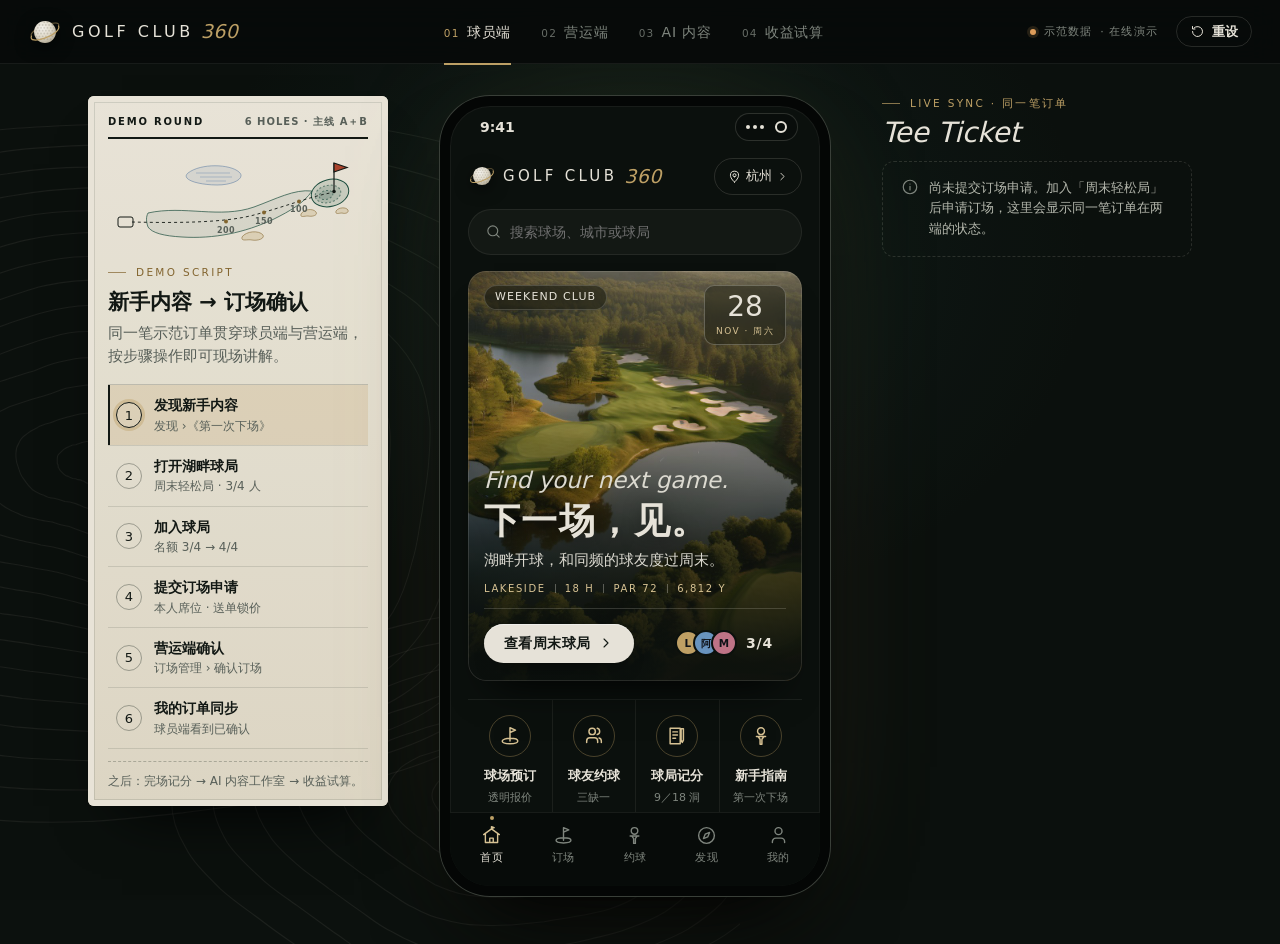
<file: demo/index.html>
<!doctype html><html lang="zh-CN"><head><meta charset="utf-8"><meta name="viewport" content="width=device-width,initial-scale=1"><title>GOLF CLUB 360 · 示范原型</title><meta name="theme-color" content="#0C110E"><meta name="robots" content="noindex"><link rel="icon" href="data:image/svg+xml,%3Csvg xmlns='http://www.w3.org/2000/svg' viewBox='0 0 36 36'%3E%3Ccircle cx='18' cy='18' r='12' fill='%23EFE9DA'/%3E%3Cpath d='M32.4 11.6C34 15.4 27.6 21.1 17.8 24.4 8 27.7 2 27.1 3.6 22.4' fill='none' stroke='%23C8A96B' stroke-width='2.2' stroke-linecap='round'/%3E%3C/svg%3E">  <script type="module" crossorigin src="./assets/index-CPImMJdj.js"></script>
  <link rel="stylesheet" crossorigin href="./assets/index-m7bozidG.css">
</head><body style="margin:0;background:#0C110E"><div id="app"></div></body></html>
</file>
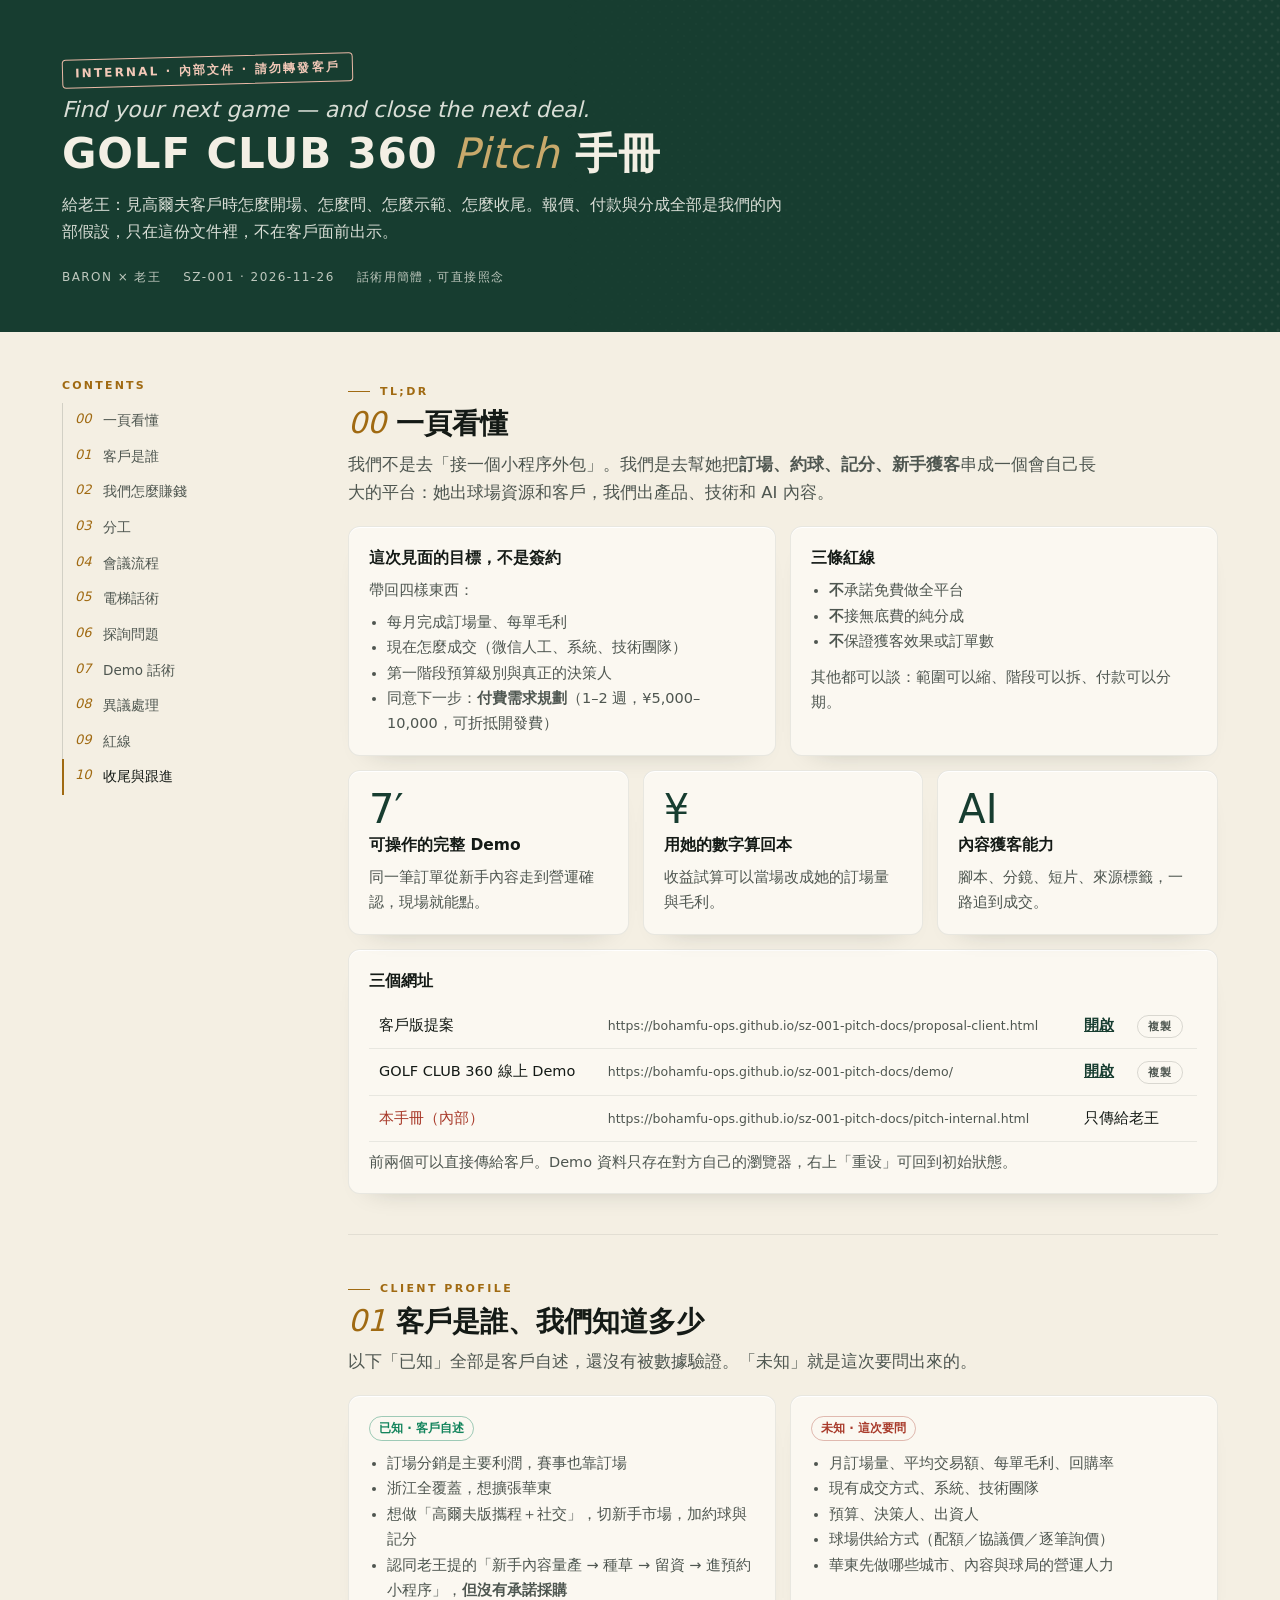
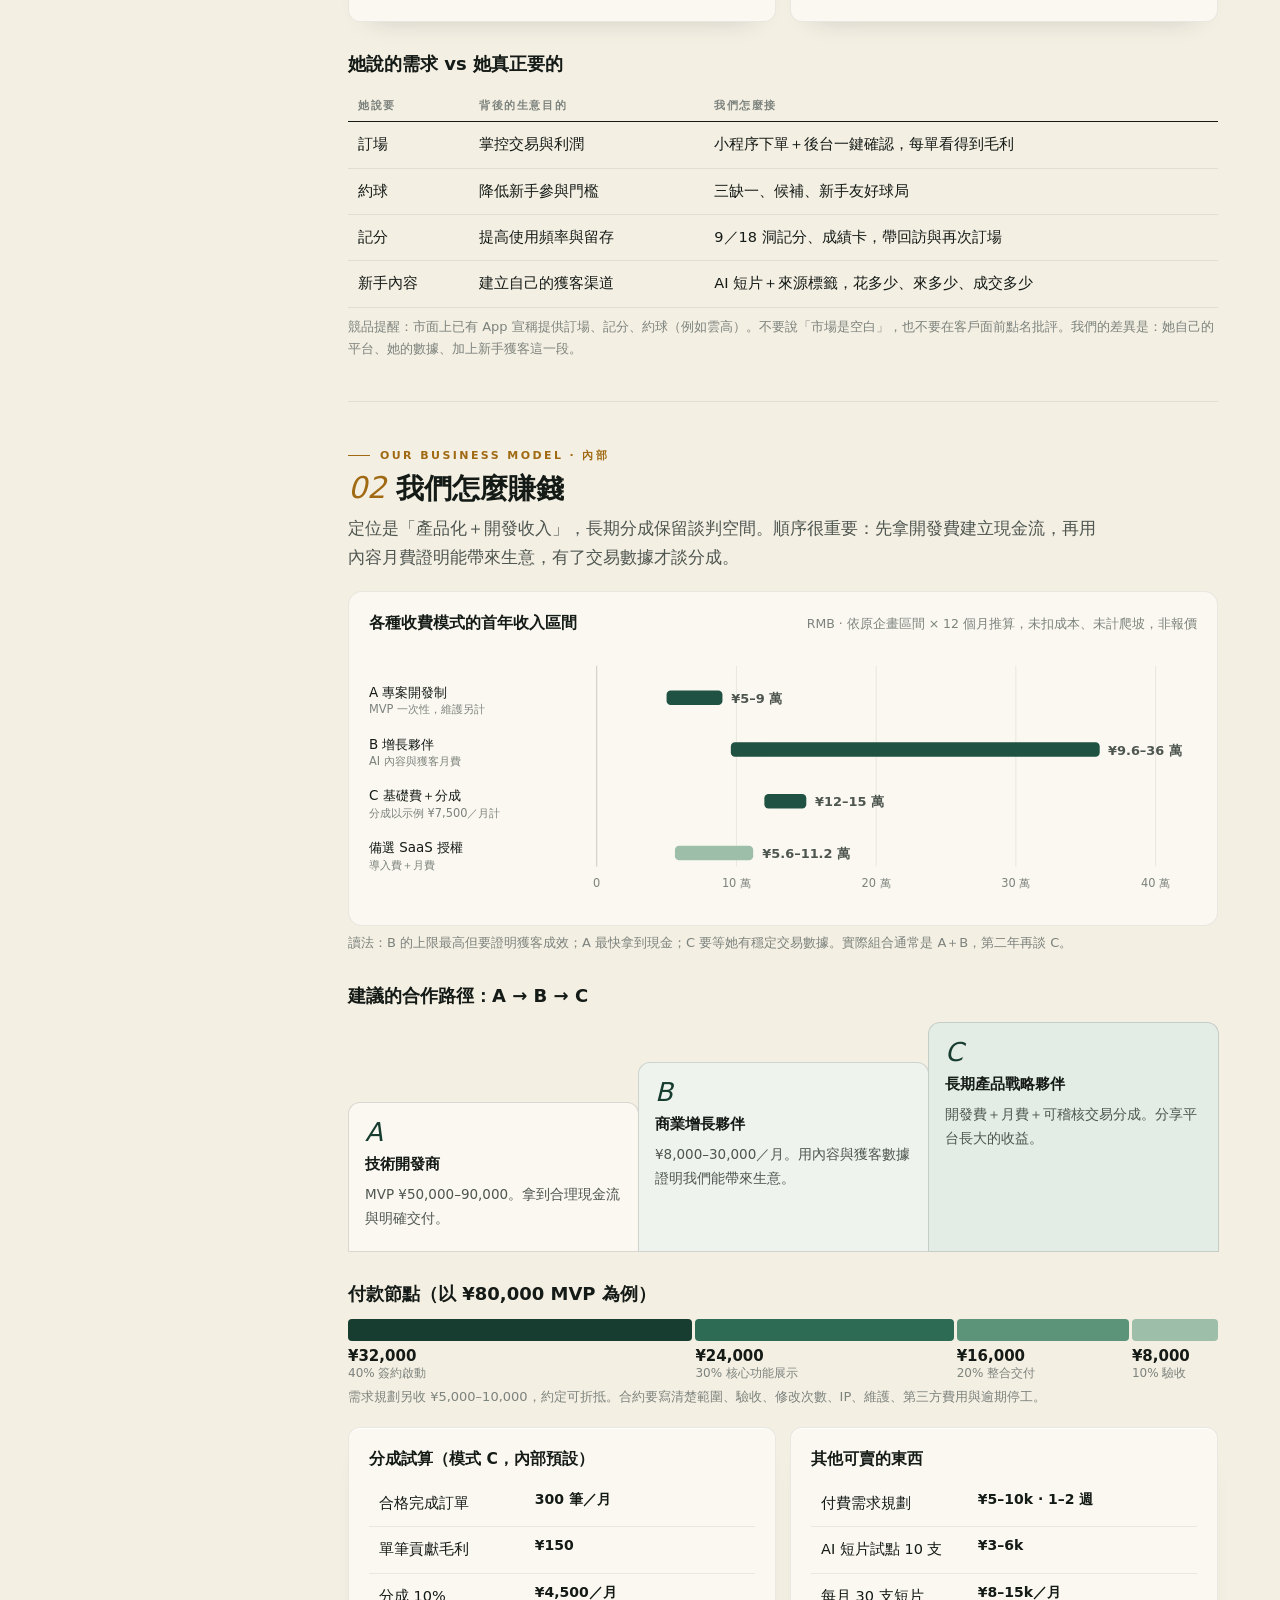
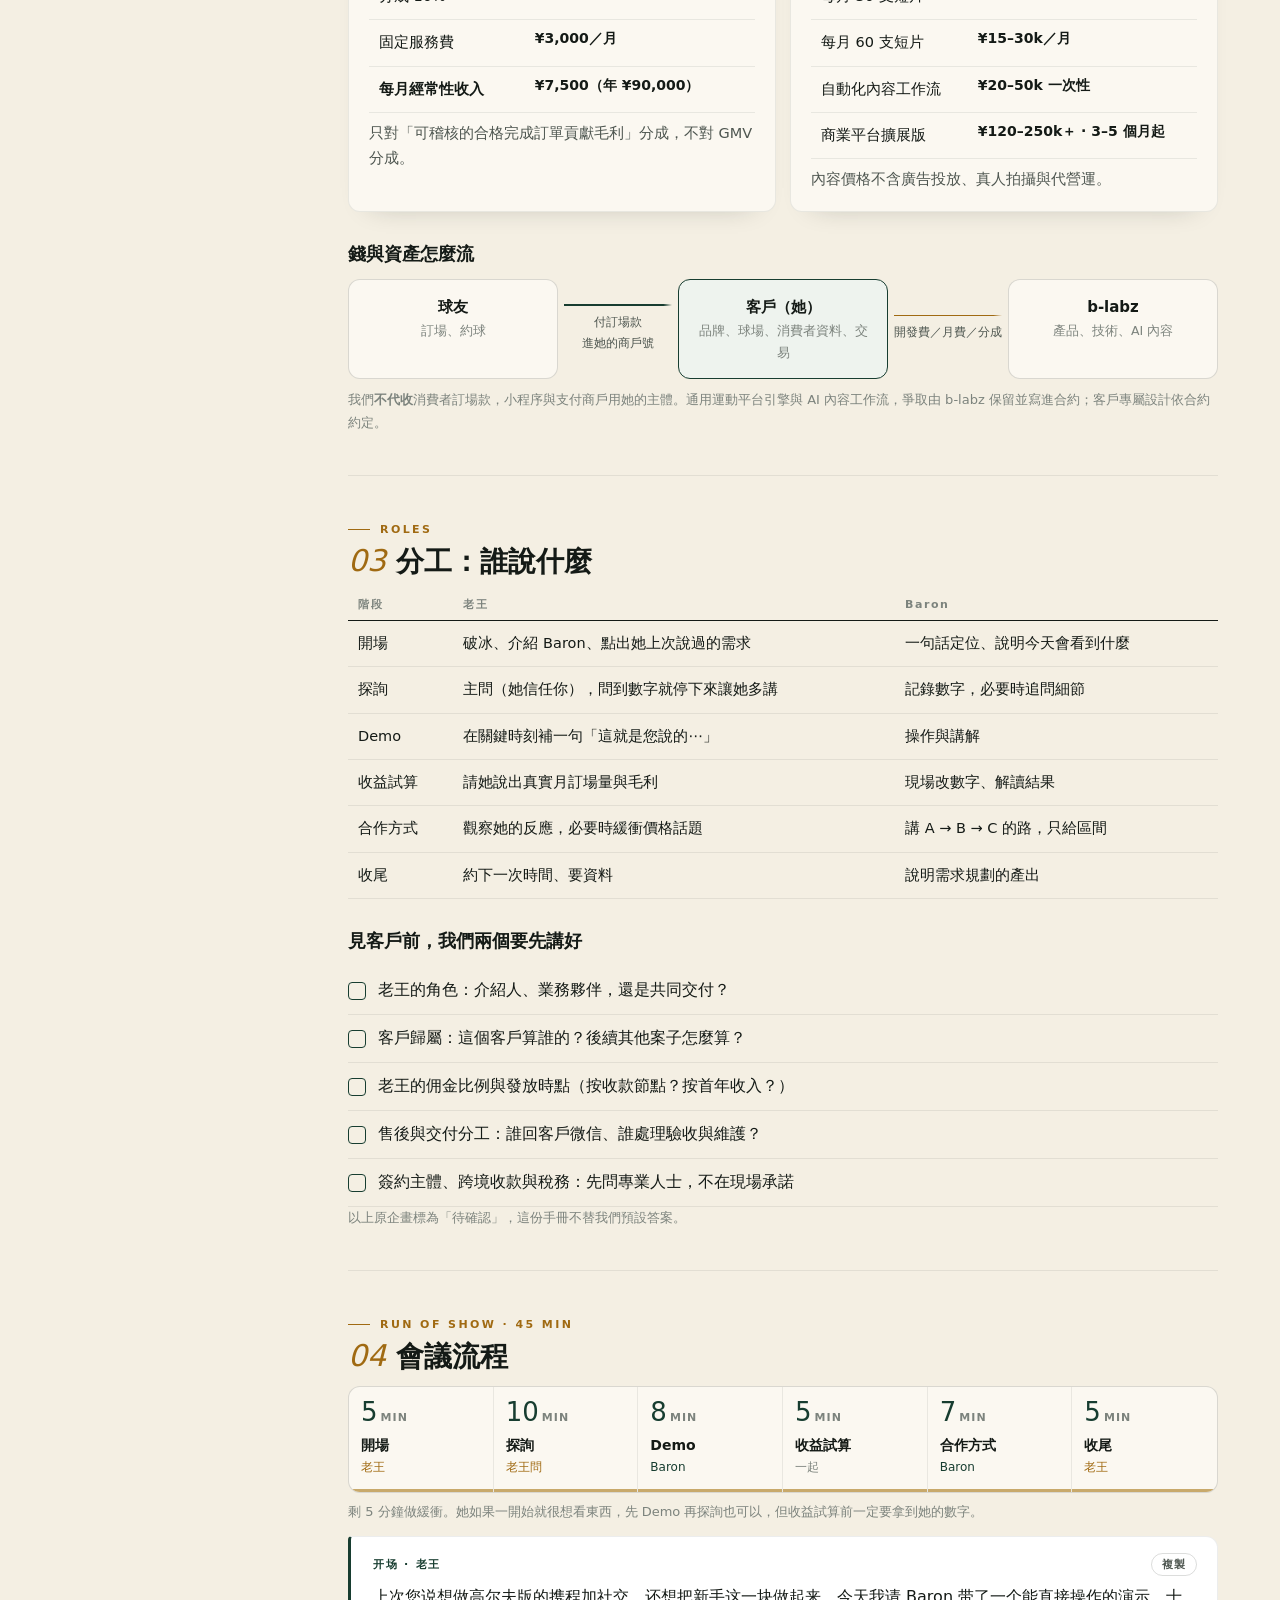
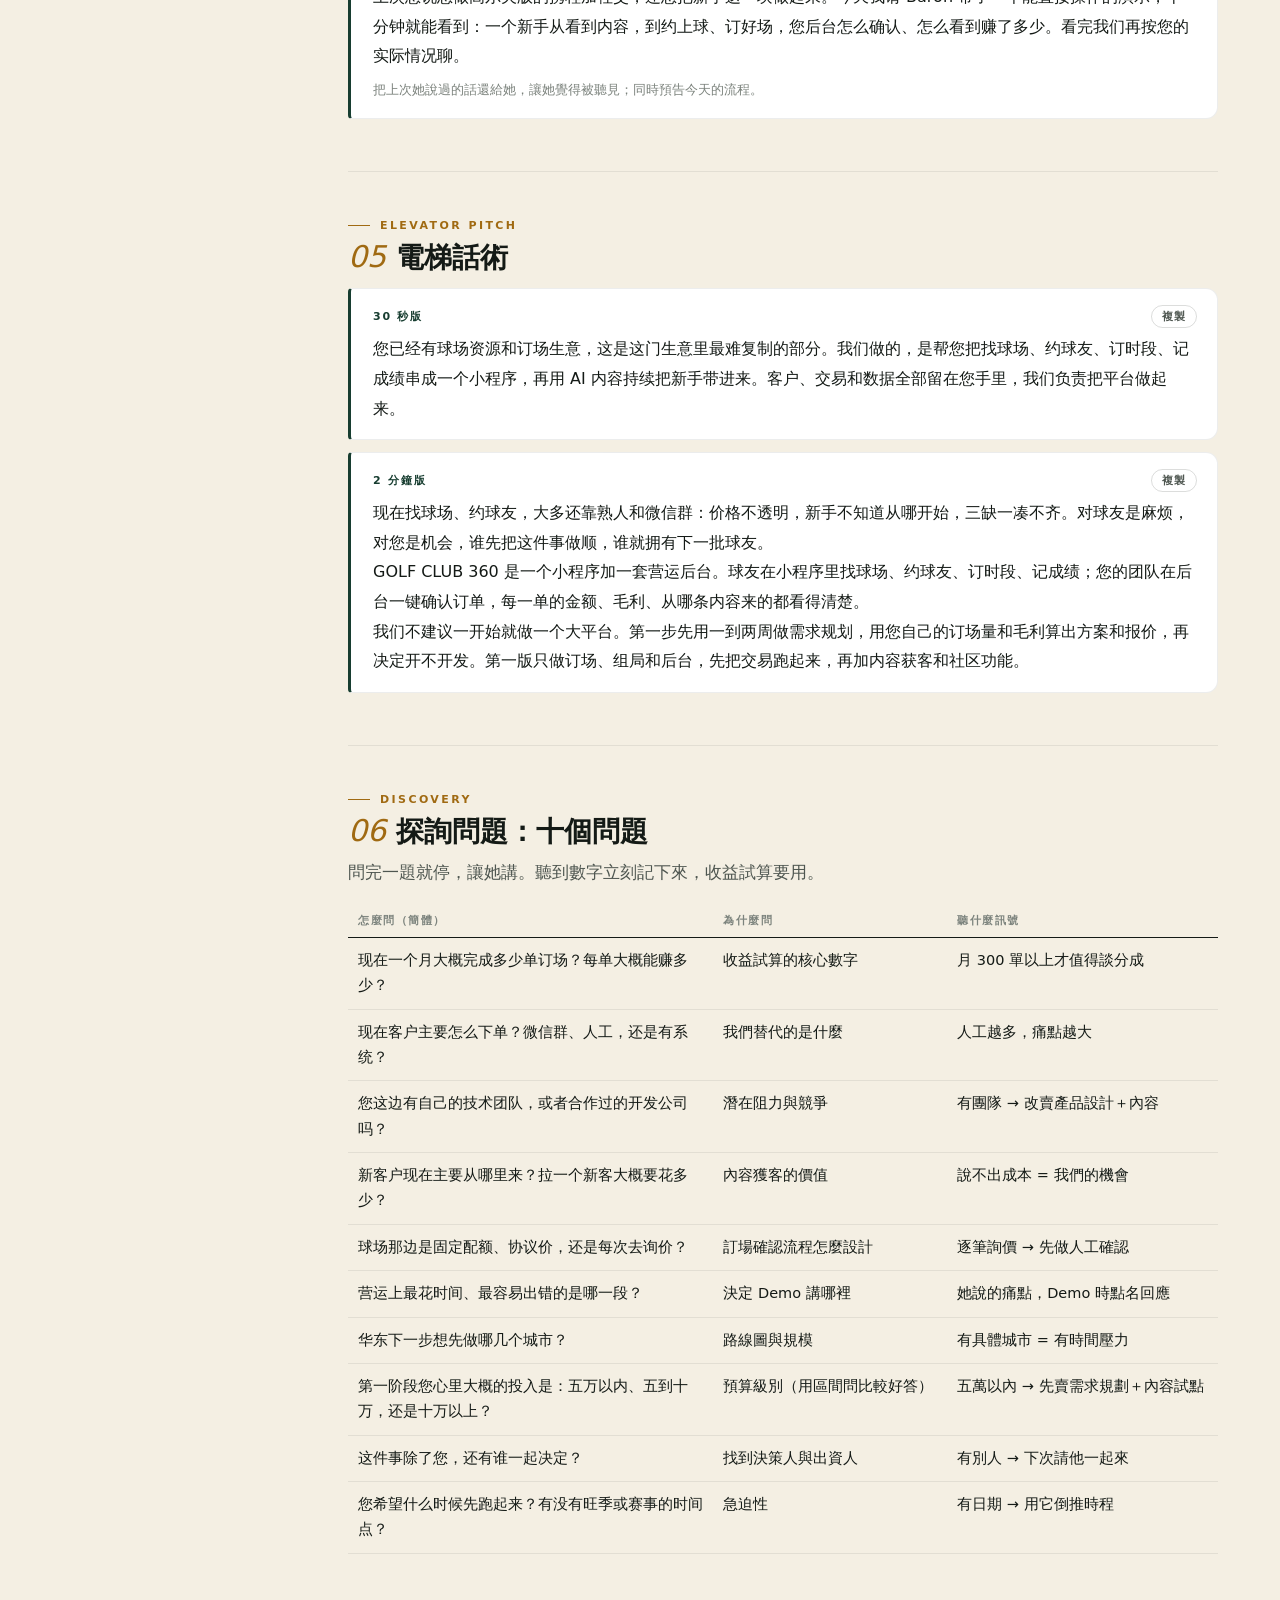
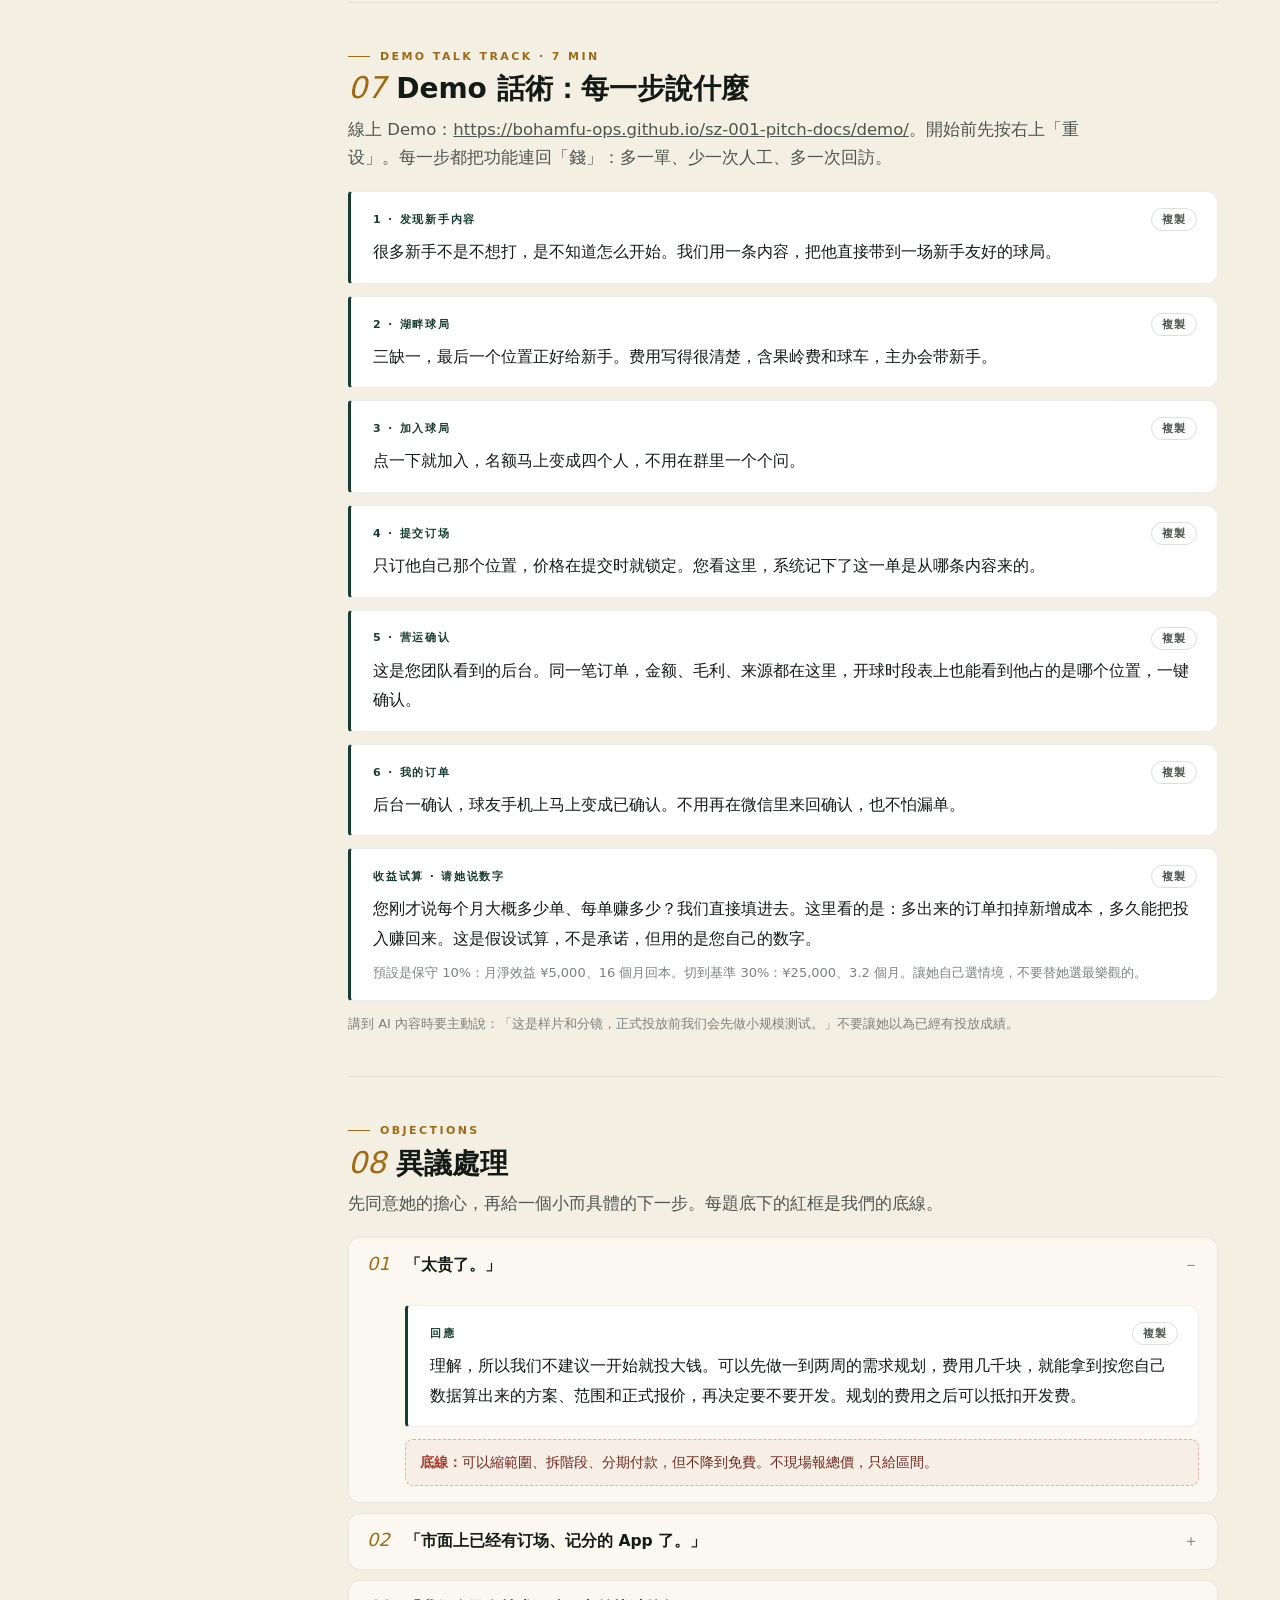
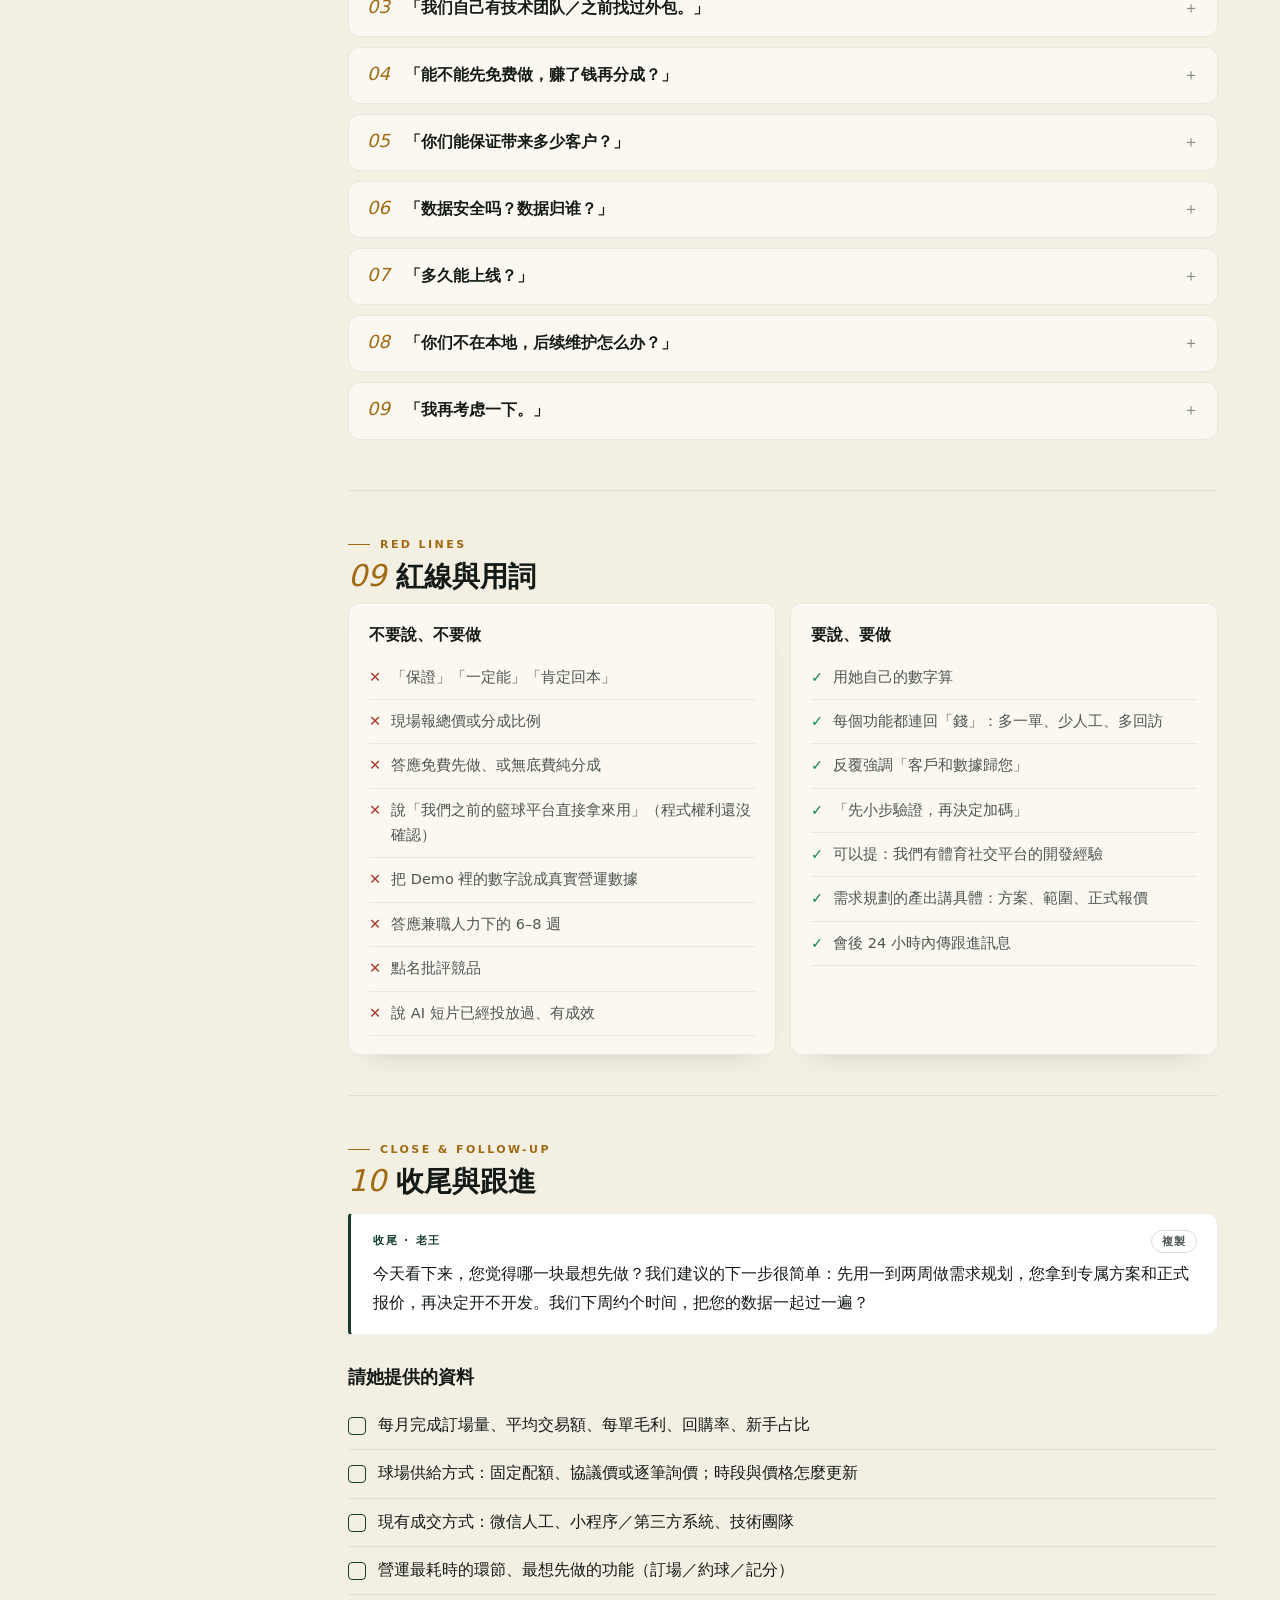
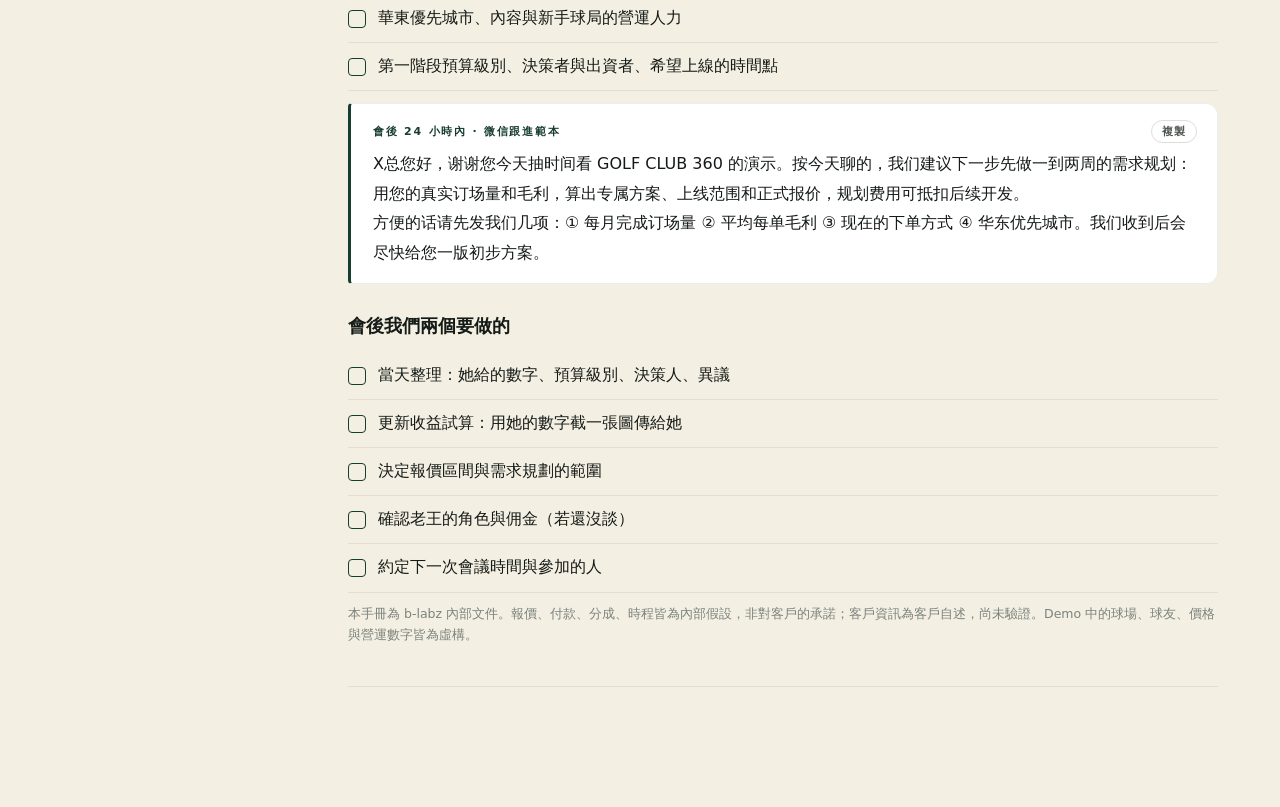
<file: pitch-internal.html>
<!doctype html>
<html lang="zh-Hant">
<head>
<meta charset="utf-8">
<meta name="viewport" content="width=device-width,initial-scale=1">
<title>GOLF CLUB 360｜內部 Pitch 手冊（Baron × 老王）</title>
<meta name="robots" content="noindex"><link rel="icon" href="data:image/svg+xml,%3Csvg xmlns='http://www.w3.org/2000/svg' viewBox='0 0 36 36'%3E%3Ccircle cx='18' cy='18' r='12' fill='%23EFE9DA'/%3E%3Cpath d='M32.4 11.6C34 15.4 27.6 21.1 17.8 24.4 8 27.7 2 27.1 3.6 22.4' fill='none' stroke='%23C8A96B' stroke-width='2.2' stroke-linecap='round'/%3E%3C/svg%3E">
<style>
/* 內部作戰手冊：象牙紙底 × 森林綠 × 香檳金。字型取自系統，離線可用。 */
:root{
 --paper:#F4EFE3;--paper2:#EBE4D3;--card:#FBF8F1;--ink:#141A16;--ink2:#4E5650;--ink3:#7C837D;--line:#14201A26;--line2:#14201A14;
 --forest:#173D30;--forest2:#1F5242;--brass:#A06A12;--brass2:#C8A96B;--mint:#13845C;--warn:#B4561E;--red:#A83A2A;
 --tc:"Microsoft JhengHei UI","Microsoft JhengHei","PingFang TC","Noto Sans TC","Microsoft YaHei",system-ui,sans-serif;
 --sc:"PingFang SC","Microsoft YaHei UI","Microsoft YaHei","Noto Sans SC",system-ui,sans-serif;
 --serif:"Bodoni Moda","Bodoni 72","Bodoni MT","Didot",Georgia,var(--tc);
 --num:"Bahnschrift","DIN Alternate","DIN 2014","Segoe UI",var(--tc)}
*{box-sizing:border-box}
html{scroll-behavior:smooth;scroll-padding-top:20px}
body{margin:0;background:var(--paper);color:var(--ink);font:15.5px/1.75 var(--tc);-webkit-font-smoothing:antialiased}
[lang="zh-CN"]{font-family:var(--sc)}
h1,h2,h3,h4,p{margin:0}
a{color:inherit}
.wrap{display:grid;grid-template-columns:230px minmax(0,880px);gap:56px;max-width:1220px;margin:0 auto;padding:0 32px 80px}
/* 封面 */
.cover{position:relative;overflow:hidden;background:var(--forest);color:#F3EFE4;padding:56px 0 46px;margin-bottom:46px}
.cover::before{content:"";position:absolute;inset:0;background:radial-gradient(circle,#F3EFE412 1.2px,transparent 1.8px) 0 0/12px 12px,radial-gradient(circle,#F3EFE412 1.2px,transparent 1.8px) 6px 6px/12px 12px;mask:linear-gradient(90deg,transparent 40%,#000);-webkit-mask:linear-gradient(90deg,transparent 40%,#000)}
.cover .in{position:relative;max-width:1220px;margin:0 auto;padding:0 32px}
.stamp{display:inline-flex;gap:10px;align-items:center;padding:5px 12px;border:1.5px solid #E9B9A6;border-radius:4px;color:#F3C9B8;font:600 12px/1.4 var(--num);letter-spacing:.18em;transform:rotate(-1.5deg)}
.kicker{font:italic 400 22px/1.2 var(--serif);color:var(--brass2);margin:22px 0 6px}
.cover h1{font-size:42px;line-height:1.2;font-weight:700;letter-spacing:.02em}
.cover h1 em{font:italic 400 1em var(--serif);color:var(--brass2)}
.cover p{color:#D9DED6;max-width:720px;margin-top:12px}
.meta{display:flex;flex-wrap:wrap;gap:8px 22px;margin-top:22px;font:500 12px/1.5 var(--num);letter-spacing:.12em;color:#BFC8BE}
/* 目錄 */
nav.toc{position:sticky;top:20px;align-self:start;font-size:13.5px}
nav.toc b{display:block;font:600 11px/1.4 var(--num);letter-spacing:.2em;color:var(--brass);margin-bottom:10px}
nav.toc a{display:flex;gap:10px;padding:6px 0 6px 12px;border-left:1px solid var(--line);text-decoration:none;color:var(--ink2)}
nav.toc a:hover,nav.toc a.on{color:var(--ink);border-left:2px solid var(--brass);padding-left:11px}
nav.toc a i{font:italic 400 13px/1.6 var(--serif);color:var(--brass);min-width:18px}
/* 章節 */
section{padding:6px 0 40px;border-bottom:1px solid var(--line2);margin-bottom:40px}
.eyebrow{display:flex;align-items:center;gap:10px;font:600 11px/1.4 var(--num);letter-spacing:.22em;text-transform:uppercase;color:var(--brass);margin-bottom:6px}
.eyebrow::before{content:"";width:22px;height:1px;background:currentColor}
h2{font-size:28px;line-height:1.3;font-weight:700;margin-bottom:8px}
h2 .no{font:italic 400 30px var(--serif);color:var(--brass);margin-right:10px}
h3{font-size:18px;font-weight:700;margin:26px 0 10px}
.lead{color:var(--ink2);font-size:16.5px;max-width:760px;margin-bottom:18px}
.muted{color:var(--ink3);font-size:13px}
.grid2{display:grid;grid-template-columns:1fr 1fr;gap:14px}
.grid3{display:grid;grid-template-columns:repeat(3,1fr);gap:14px}
.grid4{display:grid;grid-template-columns:repeat(4,1fr);gap:12px}
.card{background:var(--card);border:1px solid var(--line2);border-radius:12px;padding:18px 20px;box-shadow:0 1px 0 #fff inset,0 14px 28px -24px #14201A55}
.card h4{font-size:15.5px;margin-bottom:6px}
.card p,.card li{color:var(--ink2);font-size:14.5px}
.card ul{margin:6px 0 0;padding-left:18px}
.num{font:400 40px/1 var(--serif);color:var(--forest)}
.tag{display:inline-block;padding:1px 9px;border-radius:99px;border:1px solid var(--line);font-size:12px;color:var(--ink2);margin:0 4px 4px 0}
.tag.g{border-color:#13845C66;color:var(--mint)}.tag.r{border-color:#A83A2A55;color:var(--red)}.tag.b{border-color:#A06A1266;color:var(--brass)}
table{width:100%;border-collapse:collapse;font-size:14.5px;margin:8px 0}
th{font:600 11px/1.4 var(--num);letter-spacing:.14em;color:var(--ink3);text-align:left;padding:8px 10px;border-bottom:1.5px solid var(--ink)}
td{padding:10px;border-bottom:1px solid var(--line2);vertical-align:top}
td.n{font:600 14px var(--num);white-space:nowrap}
/* 話術卡 */
.say{position:relative;margin:12px 0;padding:16px 20px 16px 22px;background:#fff;border:1px solid var(--line2);border-left:3px solid var(--forest);border-radius:4px 12px 12px 4px}
.say .who{display:flex;justify-content:space-between;align-items:center;gap:10px;font:600 11px/1.4 var(--num);letter-spacing:.16em;color:var(--forest);margin-bottom:6px}
.say q{display:block;quotes:none;white-space:pre-line;font-size:16px;line-height:1.85;color:var(--ink)}
.say .why{margin-top:8px;font-size:13px;color:var(--ink3)}
.copy{font:600 11px/1 var(--num);letter-spacing:.1em;border:1px solid var(--line);background:transparent;border-radius:99px;padding:5px 10px;cursor:pointer;color:var(--ink2)}
.copy:hover{border-color:var(--forest);color:var(--forest)}
.copy.ok{background:var(--forest);color:#fff;border-color:var(--forest)}
/* 會議時間軸 */
.run{display:grid;grid-template-columns:repeat(6,1fr);gap:0;margin:10px 0 8px;border:1px solid var(--line);border-radius:12px;overflow:hidden;background:var(--card)}
.run div{padding:12px 12px 14px;border-right:1px solid var(--line2);position:relative}
.run div:last-child{border-right:0}
.run b{display:block;font:400 26px/1 var(--serif);color:var(--forest)}
.run b small{font:600 11px var(--num);letter-spacing:.1em;color:var(--ink3);margin-left:3px}
.run span{display:block;font-weight:700;font-size:14px;margin-top:8px}
.run em{display:block;font-style:normal;font-size:12px;color:var(--ink3)}
.run .bar{position:absolute;left:0;bottom:0;height:3px;background:var(--brass2)}
.run .lw{color:var(--brass)}.run .bz{color:var(--forest)}
/* 異議 */
details.obj{background:var(--card);border:1px solid var(--line2);border-radius:12px;margin:10px 0;overflow:hidden}
details.obj summary{list-style:none;cursor:pointer;display:flex;gap:14px;align-items:baseline;padding:14px 18px;font-weight:700}
details.obj summary::-webkit-details-marker{display:none}
details.obj summary i{font:italic 400 18px var(--serif);color:var(--brass);min-width:24px}
details.obj summary::after{content:"＋";margin-left:auto;color:var(--ink3);font-weight:400}
details.obj[open] summary::after{content:"－"}
details.obj .body{padding:0 18px 16px 56px}
.floor{margin-top:10px;padding:10px 14px;border-radius:8px;background:#A83A2A0d;border:1px dashed #A83A2A55;font-size:14px;color:#6E2A20}
.floor b{color:var(--red)}
/* 紅線 */
.dos{display:grid;grid-template-columns:1fr 1fr;gap:14px}
.dos ul{list-style:none;margin:0;padding:0}
.dos li{display:flex;gap:10px;padding:9px 0;border-bottom:1px solid var(--line2);font-size:14.5px}
.dos .no-list li::before{content:"✕";color:var(--red);font-weight:700}
.dos .yes-list li::before{content:"✓";color:var(--mint);font-weight:700}
/* 圖表 */
figure{margin:14px 0 6px;background:var(--card);border:1px solid var(--line2);border-radius:14px;padding:18px 20px 12px}
figcaption{display:flex;justify-content:space-between;gap:12px;align-items:baseline;margin-bottom:8px}
figcaption b{font-size:15.5px}
figcaption span{font-size:12.5px;color:var(--ink3)}
svg text{font-family:var(--num)}
.axis{font-size:11px;fill:var(--ink3)}
.lab{font-size:13px;fill:var(--ink);font-family:var(--tc)}
.val{font-size:12.5px;fill:var(--ink2);font-weight:600}
.hit{fill:transparent;cursor:default}
.mile{display:grid;grid-template-columns:4fr 3fr 2fr 1fr;gap:3px;margin:8px 0 4px}
.mile i{display:block;height:22px;border-radius:4px}
.mile div:nth-child(1) i{background:#173D30}.mile div:nth-child(2) i{background:#2E6B55}.mile div:nth-child(3) i{background:#5C9479}.mile div:nth-child(4) i{background:#9DBFAA}
.mile b{display:block;font:600 15px var(--num);margin-top:6px}
.mile small{display:block;font-size:12px;color:var(--ink3);line-height:1.4}
.path{display:grid;grid-template-columns:repeat(3,1fr);gap:0;align-items:end;margin-top:8px}
.path .st{border:1px solid var(--line);border-radius:12px 12px 0 0;padding:14px 16px;background:var(--card);margin-right:-1px}
.path .st:nth-child(1){min-height:150px}.path .st:nth-child(2){min-height:190px;background:#EEF3EE}.path .st:nth-child(3){min-height:230px;background:#E3ECE5}
.path .st b{display:block;font:italic 400 26px var(--serif);color:var(--forest)}
.path .st h4{margin:4px 0 6px;font-size:15px}
.path .st p{font-size:13.5px;color:var(--ink2)}
.flow{display:flex;align-items:stretch;gap:0;margin:10px 0}
.flow .node{flex:1;border:1px solid var(--line);background:var(--card);border-radius:12px;padding:14px;text-align:center}
.flow .node b{display:block;font-size:15px}
.flow .node small{display:block;color:var(--ink3);font-size:12.5px}
.flow .arr{display:flex;flex-direction:column;justify-content:center;align-items:center;min-width:120px;font-size:12px;color:var(--ink2);text-align:center;padding:0 6px}
.flow .arr::before{content:"";display:block;width:100%;height:1.5px;background:var(--forest);margin-bottom:6px;mask:linear-gradient(90deg,#000 92%,transparent);-webkit-mask:linear-gradient(90deg,#000 92%,transparent)}
.flow .arr.back::before{background:var(--brass)}
.tip{position:fixed;z-index:50;pointer-events:none;background:var(--ink);color:#F3EFE4;font:500 12.5px/1.5 var(--tc);padding:7px 10px;border-radius:8px;box-shadow:0 10px 24px -10px #000a;opacity:0;transform:translateY(4px);transition:opacity .12s,transform .12s;max-width:260px}
.tip.on{opacity:1;transform:none}
.check{list-style:none;margin:0;padding:0}
.check li{display:flex;gap:12px;padding:10px 0;border-bottom:1px solid var(--line2)}
.check li::before{content:"";flex:none;width:16px;height:16px;margin-top:5px;border:1.5px solid var(--forest);border-radius:4px}
.footer{color:var(--ink3);font-size:12.5px;padding-top:10px}
.links td{vertical-align:middle}.links td a{color:var(--forest);font-weight:700}.links code{font:500 12.5px var(--num);color:var(--ink2);word-break:break-all}
.links tr.warn td:first-child{color:var(--red)}
@media (max-width:980px){.wrap{grid-template-columns:1fr}nav.toc{display:none}.grid4{grid-template-columns:1fr 1fr}.run{grid-template-columns:repeat(3,1fr)}.grid3{grid-template-columns:1fr}}
@media (max-width:640px){.grid2,.dos,.path{grid-template-columns:1fr}.cover h1{font-size:32px}.flow{flex-direction:column}.flow .arr{min-height:44px}.run{grid-template-columns:1fr 1fr}}
@page{size:A4;margin:12mm}
@media print{body{background:#fff;font-size:12.5px}h2,h3,.lead{break-after:avoid}nav.toc,.copy{display:none}.wrap{display:block;padding:0}.cover{-webkit-print-color-adjust:exact;print-color-adjust:exact}section{break-inside:auto}figure,.card,.say,details.obj,.run{break-inside:avoid}details.obj .body{display:block}}
</style>
</head>
<body>
<header class="cover"><div class="in">
 <span class="stamp">INTERNAL · 內部文件 · 請勿轉發客戶</span>
 <p class="kicker">Find your next game — and close the next deal.</p>
 <h1>GOLF CLUB 360 <em>Pitch</em> 手冊</h1>
 <p>給老王：見高爾夫客戶時怎麼開場、怎麼問、怎麼示範、怎麼收尾。報價、付款與分成全部是我們的內部假設，只在這份文件裡，不在客戶面前出示。</p>
 <div class="meta"><span>BARON × 老王</span><span>SZ-001 · 2026-11-26</span><span>話術用簡體，可直接照念</span></div>
</div></header>

<div class="wrap">
<nav class="toc" aria-label="目錄"><b>CONTENTS</b>
 <a href="#s0"><i>00</i>一頁看懂</a><a href="#s1"><i>01</i>客戶是誰</a><a href="#s2"><i>02</i>我們怎麼賺錢</a><a href="#s3"><i>03</i>分工</a><a href="#s4"><i>04</i>會議流程</a><a href="#s5"><i>05</i>電梯話術</a><a href="#s6"><i>06</i>探詢問題</a><a href="#s7"><i>07</i>Demo 話術</a><a href="#s8"><i>08</i>異議處理</a><a href="#s9"><i>09</i>紅線</a><a href="#s10"><i>10</i>收尾與跟進</a>
</nav>
<main>

<section id="s0">
 <p class="eyebrow">TL;DR</p>
 <h2><span class="no">00</span>一頁看懂</h2>
 <p class="lead">我們不是去「接一個小程序外包」。我們是去幫她把<b>訂場、約球、記分、新手獲客</b>串成一個會自己長大的平台：她出球場資源和客戶，我們出產品、技術和 AI 內容。</p>
 <div class="grid2">
  <div class="card"><h4>這次見面的目標，不是簽約</h4><p>帶回四樣東西：</p><ul><li>每月完成訂場量、每單毛利</li><li>現在怎麼成交（微信人工、系統、技術團隊）</li><li>第一階段預算級別與真正的決策人</li><li>同意下一步：<b>付費需求規劃</b>（1–2 週，¥5,000–10,000，可折抵開發費）</li></ul></div>
  <div class="card"><h4>三條紅線</h4><ul><li><b>不</b>承諾免費做全平台</li><li><b>不</b>接無底費的純分成</li><li><b>不</b>保證獲客效果或訂單數</li></ul><p style="margin-top:10px">其他都可以談：範圍可以縮、階段可以拆、付款可以分期。</p></div>
 </div>
 <div class="grid3" style="margin-top:14px">
  <div class="card"><span class="num">7′</span><h4>可操作的完整 Demo</h4><p>同一筆訂單從新手內容走到營運確認，現場就能點。</p></div>
  <div class="card"><span class="num">¥</span><h4>用她的數字算回本</h4><p>收益試算可以當場改成她的訂場量與毛利。</p></div>
  <div class="card"><span class="num">AI</span><h4>內容獲客能力</h4><p>腳本、分鏡、短片、來源標籤，一路追到成交。</p></div>
 </div>
 <div class="card links" style="margin-top:14px"><h4>三個網址</h4>
  <table><tbody>
   <tr><td>客戶版提案</td><td><code>https://bohamfu-ops.github.io/sz-001-pitch-docs/proposal-client.html</code></td><td><a href="proposal-client.html" target="_blank" rel="noopener">開啟</a></td><td><button class="copy" data-copy="https://bohamfu-ops.github.io/sz-001-pitch-docs/proposal-client.html">複製</button></td></tr>
   <tr><td>GOLF CLUB 360 線上 Demo</td><td><code>https://bohamfu-ops.github.io/sz-001-pitch-docs/demo/</code></td><td><a href="demo/" target="_blank" rel="noopener">開啟</a></td><td><button class="copy" data-copy="https://bohamfu-ops.github.io/sz-001-pitch-docs/demo/">複製</button></td></tr>
   <tr class="warn"><td>本手冊（內部）</td><td><code>https://bohamfu-ops.github.io/sz-001-pitch-docs/pitch-internal.html</code></td><td colspan="2">只傳給老王</td></tr>
  </tbody></table>
  <p class="muted">前兩個可以直接傳給客戶。Demo 資料只存在對方自己的瀏覽器，右上「重设」可回到初始狀態。</p></div>
</section>

<section id="s1">
 <p class="eyebrow">CLIENT PROFILE</p>
 <h2><span class="no">01</span>客戶是誰、我們知道多少</h2>
 <p class="lead">以下「已知」全部是客戶自述，還沒有被數據驗證。「未知」就是這次要問出來的。</p>
 <div class="grid2">
  <div class="card"><h4><span class="tag g">已知 · 客戶自述</span></h4><ul>
   <li>訂場分銷是主要利潤，賽事也靠訂場</li><li>浙江全覆蓋，想擴張華東</li><li>想做「高爾夫版攜程＋社交」，切新手市場，加約球與記分</li><li>認同老王提的「新手內容量產 → 種草 → 留資 → 進預約小程序」，<b>但沒有承諾採購</b></li></ul></div>
  <div class="card"><h4><span class="tag r">未知 · 這次要問</span></h4><ul>
   <li>月訂場量、平均交易額、每單毛利、回購率</li><li>現有成交方式、系統、技術團隊</li><li>預算、決策人、出資人</li><li>球場供給方式（配額／協議價／逐筆詢價）</li><li>華東先做哪些城市、內容與球局的營運人力</li></ul></div>
 </div>
 <h3>她說的需求 vs 她真正要的</h3>
 <table><thead><tr><th>她說要</th><th>背後的生意目的</th><th>我們怎麼接</th></tr></thead><tbody>
  <tr><td>訂場</td><td>掌控交易與利潤</td><td>小程序下單＋後台一鍵確認，每單看得到毛利</td></tr>
  <tr><td>約球</td><td>降低新手參與門檻</td><td>三缺一、候補、新手友好球局</td></tr>
  <tr><td>記分</td><td>提高使用頻率與留存</td><td>9／18 洞記分、成績卡，帶回訪與再次訂場</td></tr>
  <tr><td>新手內容</td><td>建立自己的獲客渠道</td><td>AI 短片＋來源標籤，花多少、來多少、成交多少</td></tr>
 </tbody></table>
 <p class="muted">競品提醒：市面上已有 App 宣稱提供訂場、記分、約球（例如雲高）。不要說「市場是空白」，也不要在客戶面前點名批評。我們的差異是：她自己的平台、她的數據、加上新手獲客這一段。</p>
</section>

<section id="s2">
 <p class="eyebrow">OUR BUSINESS MODEL · 內部</p>
 <h2><span class="no">02</span>我們怎麼賺錢</h2>
 <p class="lead">定位是「產品化＋開發收入」，長期分成保留談判空間。順序很重要：先拿開發費建立現金流，再用內容月費證明能帶來生意，有了交易數據才談分成。</p>

 <figure>
  <figcaption><b>各種收費模式的首年收入區間</b><span>RMB · 依原企畫區間 × 12 個月推算，未扣成本、未計爬坡，非報價</span></figcaption>
  <svg id="rev" viewBox="0 0 800 250" width="100%" role="img" aria-label="首年收入區間：A 專案開發 5 到 9 萬；B 增長夥伴 9.6 到 36 萬；C 基礎費加分成 12 到 15 萬；SaaS 授權 5.6 到 11.2 萬">
   <g class="axis"><line x1="220" y1="20" x2="220" y2="214" stroke="#14201A33"/><line x1="355" y1="20" x2="355" y2="214" stroke="#14201A14"/><line x1="490" y1="20" x2="490" y2="214" stroke="#14201A14"/><line x1="625" y1="20" x2="625" y2="214" stroke="#14201A14"/><line x1="760" y1="20" x2="760" y2="214" stroke="#14201A14"/>
    <text x="220" y="234" text-anchor="middle">0</text><text x="355" y="234" text-anchor="middle">10 萬</text><text x="490" y="234" text-anchor="middle">20 萬</text><text x="625" y="234" text-anchor="middle">30 萬</text><text x="760" y="234" text-anchor="middle">40 萬</text></g>
   <g>
    <text class="lab" x="0" y="50">A 專案開發制</text><text class="axis" x="0" y="66">MVP 一次性，維護另計</text>
    <rect x="287.5" y="44" width="54" height="14" rx="4" fill="#1F5242"/><text class="val" x="350" y="56">¥5–9 萬</text>
    <rect class="hit" x="0" y="34" width="800" height="40" data-tip="A 專案開發制：MVP ¥50,000–90,000（6–8 週，需專職）；之後維護與功能加購另計"/>
    <text class="lab" x="0" y="100">B 增長夥伴</text><text class="axis" x="0" y="116">AI 內容與獲客月費</text>
    <rect x="349.6" y="94" width="356.4" height="14" rx="4" fill="#1F5242"/><text class="val" x="714" y="106">¥9.6–36 萬</text>
    <rect class="hit" x="0" y="84" width="800" height="40" data-tip="B 增長夥伴：¥8,000–30,000／月 × 12，依內容量（30／60 支）與範圍"/>
    <text class="lab" x="0" y="150">C 基礎費＋分成</text><text class="axis" x="0" y="166">分成以示例 ¥7,500／月計</text>
    <rect x="382" y="144" width="40.5" height="14" rx="4" fill="#1F5242"/><text class="val" x="431" y="156">¥12–15 萬</text>
    <rect class="hit" x="0" y="134" width="800" height="40" data-tip="C 基礎費＋分成：基礎費 ¥30,000–60,000＋示例分成 ¥7,500／月 × 12（見下方試算）"/>
    <text class="lab" x="0" y="200">備選 SaaS 授權</text><text class="axis" x="0" y="216">導入費＋月費</text>
    <rect x="295.6" y="194" width="75.6" height="14" rx="4" fill="#9DBFAA"/><text class="val" x="380" y="206">¥5.6–11.2 萬</text>
    <rect class="hit" x="0" y="184" width="800" height="40" data-tip="SaaS 授權：導入 ¥20,000–40,000＋¥3,000–6,000／月 × 12；核心引擎可重複授權時才適合"/>
   </g>
  </svg>
 </figure>
 <p class="muted">讀法：B 的上限最高但要證明獲客成效；A 最快拿到現金；C 要等她有穩定交易數據。實際組合通常是 A＋B，第二年再談 C。</p>

 <h3>建議的合作路徑：A → B → C</h3>
 <div class="path">
  <div class="st"><b>A</b><h4>技術開發商</h4><p>MVP ¥50,000–90,000。拿到合理現金流與明確交付。</p></div>
  <div class="st"><b>B</b><h4>商業增長夥伴</h4><p>¥8,000–30,000／月。用內容與獲客數據證明我們能帶來生意。</p></div>
  <div class="st"><b>C</b><h4>長期產品戰略夥伴</h4><p>開發費＋月費＋可稽核交易分成。分享平台長大的收益。</p></div>
 </div>

 <h3>付款節點（以 ¥80,000 MVP 為例）</h3>
 <div class="mile" role="img" aria-label="付款節點：簽約 40% ¥32,000，核心功能展示 30% ¥24,000，整合交付 20% ¥16,000，驗收 10% ¥8,000">
  <div data-tip="簽約啟動 40%：¥32,000"><i></i><b>¥32,000</b><small>40% 簽約啟動</small></div>
  <div data-tip="核心功能展示 30%：¥24,000"><i></i><b>¥24,000</b><small>30% 核心功能展示</small></div>
  <div data-tip="整合交付 20%：¥16,000"><i></i><b>¥16,000</b><small>20% 整合交付</small></div>
  <div data-tip="驗收 10%：¥8,000"><i></i><b>¥8,000</b><small>10% 驗收</small></div>
 </div>
 <p class="muted">需求規劃另收 ¥5,000–10,000，約定可折抵。合約要寫清楚範圍、驗收、修改次數、IP、維護、第三方費用與逾期停工。</p>

 <div class="grid2" style="margin-top:18px">
  <div class="card"><h4>分成試算（模式 C，內部預設）</h4>
   <table><tbody>
    <tr><td>合格完成訂單</td><td class="n">300 筆／月</td></tr>
    <tr><td>單筆貢獻毛利</td><td class="n">¥150</td></tr>
    <tr><td>分成 10%</td><td class="n">¥4,500／月</td></tr>
    <tr><td>固定服務費</td><td class="n">¥3,000／月</td></tr>
    <tr><td><b>每月經常性收入</b></td><td class="n"><b>¥7,500</b>（年 ¥90,000）</td></tr>
   </tbody></table>
   <p class="muted">只對「可稽核的合格完成訂單貢獻毛利」分成，不對 GMV 分成。</p></div>
  <div class="card"><h4>其他可賣的東西</h4>
   <table><tbody>
    <tr><td>付費需求規劃</td><td class="n">¥5–10k · 1–2 週</td></tr>
    <tr><td>AI 短片試點 10 支</td><td class="n">¥3–6k</td></tr>
    <tr><td>每月 30 支短片</td><td class="n">¥8–15k／月</td></tr>
    <tr><td>每月 60 支短片</td><td class="n">¥15–30k／月</td></tr>
    <tr><td>自動化內容工作流</td><td class="n">¥20–50k 一次性</td></tr>
    <tr><td>商業平台擴展版</td><td class="n">¥120–250k＋ · 3–5 個月起</td></tr>
   </tbody></table>
   <p class="muted">內容價格不含廣告投放、真人拍攝與代營運。</p></div>
 </div>

 <h3>錢與資產怎麼流</h3>
 <div class="flow">
  <div class="node"><b>球友</b><small>訂場、約球</small></div>
  <div class="arr">付訂場款<br>進她的商戶號</div>
  <div class="node" style="border-color:#173D30;background:#EEF3EE"><b>客戶（她）</b><small>品牌、球場、消費者資料、交易</small></div>
  <div class="arr back">開發費／月費／分成</div>
  <div class="node"><b>b-labz</b><small>產品、技術、AI 內容</small></div>
 </div>
 <p class="muted">我們<b>不代收</b>消費者訂場款，小程序與支付商戶用她的主體。通用運動平台引擎與 AI 內容工作流，爭取由 b-labz 保留並寫進合約；客戶專屬設計依合約約定。</p>
</section>

<section id="s3">
 <p class="eyebrow">ROLES</p>
 <h2><span class="no">03</span>分工：誰說什麼</h2>
 <table><thead><tr><th>階段</th><th>老王</th><th>Baron</th></tr></thead><tbody>
  <tr><td>開場</td><td>破冰、介紹 Baron、點出她上次說過的需求</td><td>一句話定位、說明今天會看到什麼</td></tr>
  <tr><td>探詢</td><td>主問（她信任你），問到數字就停下來讓她多講</td><td>記錄數字，必要時追問細節</td></tr>
  <tr><td>Demo</td><td>在關鍵時刻補一句「這就是您說的⋯」</td><td>操作與講解</td></tr>
  <tr><td>收益試算</td><td>請她說出真實月訂場量與毛利</td><td>現場改數字、解讀結果</td></tr>
  <tr><td>合作方式</td><td>觀察她的反應，必要時緩衝價格話題</td><td>講 A → B → C 的路，只給區間</td></tr>
  <tr><td>收尾</td><td>約下一次時間、要資料</td><td>說明需求規劃的產出</td></tr>
 </tbody></table>
 <h3>見客戶前，我們兩個要先講好</h3>
 <ul class="check"><li>老王的角色：介紹人、業務夥伴，還是共同交付？</li><li>客戶歸屬：這個客戶算誰的？後續其他案子怎麼算？</li><li>老王的佣金比例與發放時點（按收款節點？按首年收入？）</li><li>售後與交付分工：誰回客戶微信、誰處理驗收與維護？</li><li>簽約主體、跨境收款與稅務：先問專業人士，不在現場承諾</li></ul>
 <p class="muted">以上原企畫標為「待確認」，這份手冊不替我們預設答案。</p>
</section>

<section id="s4">
 <p class="eyebrow">RUN OF SHOW · 45 MIN</p>
 <h2><span class="no">04</span>會議流程</h2>
 <div class="run">
  <div><b>5<small>MIN</small></b><span>開場</span><em class="lw">老王</em><i class="bar" style="width:100%"></i></div>
  <div><b>10<small>MIN</small></b><span>探詢</span><em class="lw">老王問</em><i class="bar" style="width:100%"></i></div>
  <div><b>8<small>MIN</small></b><span>Demo</span><em class="bz">Baron</em><i class="bar" style="width:100%"></i></div>
  <div><b>5<small>MIN</small></b><span>收益試算</span><em>一起</em><i class="bar" style="width:100%"></i></div>
  <div><b>7<small>MIN</small></b><span>合作方式</span><em class="bz">Baron</em><i class="bar" style="width:100%"></i></div>
  <div><b>5<small>MIN</small></b><span>收尾</span><em class="lw">老王</em><i class="bar" style="width:100%"></i></div>
 </div>
 <p class="muted">剩 5 分鐘做緩衝。她如果一開始就很想看東西，先 Demo 再探詢也可以，但收益試算前一定要拿到她的數字。</p>
 <div class="say" lang="zh-CN"><div class="who">开场 · 老王<button class="copy">複製</button></div><q>上次您说想做高尔夫版的携程加社交，还想把新手这一块做起来。今天我请 Baron 带了一个能直接操作的演示，十分钟就能看到：一个新手从看到内容，到约上球、订好场，您后台怎么确认、怎么看到赚了多少。看完我们再按您的实际情况聊。</q><p class="why">把上次她說過的話還給她，讓她覺得被聽見；同時預告今天的流程。</p></div>
</section>

<section id="s5">
 <p class="eyebrow">ELEVATOR PITCH</p>
 <h2><span class="no">05</span>電梯話術</h2>
 <div class="say" lang="zh-CN"><div class="who">30 秒版<button class="copy">複製</button></div><q>您已经有球场资源和订场生意，这是这门生意里最难复制的部分。我们做的，是帮您把找球场、约球友、订时段、记成绩串成一个小程序，再用 AI 内容持续把新手带进来。客户、交易和数据全部留在您手里，我们负责把平台做起来。</q></div>
 <div class="say" lang="zh-CN"><div class="who">2 分鐘版<button class="copy">複製</button></div><q>现在找球场、约球友，大多还靠熟人和微信群：价格不透明，新手不知道从哪开始，三缺一凑不齐。对球友是麻烦，对您是机会，谁先把这件事做顺，谁就拥有下一批球友。
GOLF CLUB 360 是一个小程序加一套营运后台。球友在小程序里找球场、约球友、订时段、记成绩；您的团队在后台一键确认订单，每一单的金额、毛利、从哪条内容来的都看得清楚。
我们不建议一开始就做一个大平台。第一步先用一到两周做需求规划，用您自己的订场量和毛利算出方案和报价，再决定开不开发。第一版只做订场、组局和后台，先把交易跑起来，再加内容获客和社区功能。</q></div>
</section>

<section id="s6">
 <p class="eyebrow">DISCOVERY</p>
 <h2><span class="no">06</span>探詢問題：十個問題</h2>
 <p class="lead">問完一題就停，讓她講。聽到數字立刻記下來，收益試算要用。</p>
 <table><thead><tr><th style="width:42%">怎麼問（簡體）</th><th>為什麼問</th><th>聽什麼訊號</th></tr></thead><tbody lang="zh-CN">
  <tr><td>现在一个月大概完成多少单订场？每单大概能赚多少？</td><td lang="zh-Hant">收益試算的核心數字</td><td lang="zh-Hant">月 300 單以上才值得談分成</td></tr>
  <tr><td>现在客户主要怎么下单？微信群、人工，还是有系统？</td><td lang="zh-Hant">我們替代的是什麼</td><td lang="zh-Hant">人工越多，痛點越大</td></tr>
  <tr><td>您这边有自己的技术团队，或者合作过的开发公司吗？</td><td lang="zh-Hant">潛在阻力與競爭</td><td lang="zh-Hant">有團隊 → 改賣產品設計＋內容</td></tr>
  <tr><td>新客户现在主要从哪里来？拉一个新客大概要花多少？</td><td lang="zh-Hant">內容獲客的價值</td><td lang="zh-Hant">說不出成本 = 我們的機會</td></tr>
  <tr><td>球场那边是固定配额、协议价，还是每次去询价？</td><td lang="zh-Hant">訂場確認流程怎麼設計</td><td lang="zh-Hant">逐筆詢價 → 先做人工確認</td></tr>
  <tr><td>营运上最花时间、最容易出错的是哪一段？</td><td lang="zh-Hant">決定 Demo 講哪裡</td><td lang="zh-Hant">她說的痛點，Demo 時點名回應</td></tr>
  <tr><td>华东下一步想先做哪几个城市？</td><td lang="zh-Hant">路線圖與規模</td><td lang="zh-Hant">有具體城市 = 有時間壓力</td></tr>
  <tr><td>第一阶段您心里大概的投入是：五万以内、五到十万，还是十万以上？</td><td lang="zh-Hant">預算級別（用區間問比較好答）</td><td lang="zh-Hant">五萬以內 → 先賣需求規劃＋內容試點</td></tr>
  <tr><td>这件事除了您，还有谁一起决定？</td><td lang="zh-Hant">找到決策人與出資人</td><td lang="zh-Hant">有別人 → 下次請他一起來</td></tr>
  <tr><td>您希望什么时候先跑起来？有没有旺季或赛事的时间点？</td><td lang="zh-Hant">急迫性</td><td lang="zh-Hant">有日期 → 用它倒推時程</td></tr>
 </tbody></table>
</section>

<section id="s7">
 <p class="eyebrow">DEMO TALK TRACK · 7 MIN</p>
 <h2><span class="no">07</span>Demo 話術：每一步說什麼</h2>
 <p class="lead">線上 Demo：<a href="demo/" target="_blank" rel="noopener">https://bohamfu-ops.github.io/sz-001-pitch-docs/demo/</a>。開始前先按右上「重设」。每一步都把功能連回「錢」：多一單、少一次人工、多一次回訪。</p>
 <div class="say" lang="zh-CN"><div class="who">1 · 发现新手内容<button class="copy">複製</button></div><q>很多新手不是不想打，是不知道怎么开始。我们用一条内容，把他直接带到一场新手友好的球局。</q></div>
 <div class="say" lang="zh-CN"><div class="who">2 · 湖畔球局<button class="copy">複製</button></div><q>三缺一，最后一个位置正好给新手。费用写得很清楚，含果岭费和球车，主办会带新手。</q></div>
 <div class="say" lang="zh-CN"><div class="who">3 · 加入球局<button class="copy">複製</button></div><q>点一下就加入，名额马上变成四个人，不用在群里一个个问。</q></div>
 <div class="say" lang="zh-CN"><div class="who">4 · 提交订场<button class="copy">複製</button></div><q>只订他自己那个位置，价格在提交时就锁定。您看这里，系统记下了这一单是从哪条内容来的。</q></div>
 <div class="say" lang="zh-CN"><div class="who">5 · 营运确认<button class="copy">複製</button></div><q>这是您团队看到的后台。同一笔订单，金额、毛利、来源都在这里，开球时段表上也能看到他占的是哪个位置，一键确认。</q></div>
 <div class="say" lang="zh-CN"><div class="who">6 · 我的订单<button class="copy">複製</button></div><q>后台一确认，球友手机上马上变成已确认。不用再在微信里来回确认，也不怕漏单。</q></div>
 <div class="say" lang="zh-CN"><div class="who">收益试算 · 请她说数字<button class="copy">複製</button></div><q>您刚才说每个月大概多少单、每单赚多少？我们直接填进去。这里看的是：多出来的订单扣掉新增成本，多久能把投入赚回来。这是假设试算，不是承诺，但用的是您自己的数字。</q><p class="why">預設是保守 10%：月淨效益 ¥5,000、16 個月回本。切到基準 30%：¥25,000、3.2 個月。讓她自己選情境，不要替她選最樂觀的。</p></div>
 <p class="muted">講到 AI 內容時要主動說：「这是样片和分镜，正式投放前我们会先做小规模测试。」不要讓她以為已經有投放成績。</p>
</section>

<section id="s8">
 <p class="eyebrow">OBJECTIONS</p>
 <h2><span class="no">08</span>異議處理</h2>
 <p class="lead">先同意她的擔心，再給一個小而具體的下一步。每題底下的紅框是我們的底線。</p>

 <details class="obj" open><summary><i>01</i><span lang="zh-CN">「太贵了。」</span></summary><div class="body">
  <div class="say" lang="zh-CN"><div class="who">回應<button class="copy">複製</button></div><q>理解，所以我们不建议一开始就投大钱。可以先做一到两周的需求规划，费用几千块，就能拿到按您自己数据算出来的方案、范围和正式报价，再决定要不要开发。规划的费用之后可以抵扣开发费。</q></div>
  <div class="floor"><b>底線：</b>可以縮範圍、拆階段、分期付款，但不降到免費。不現場報總價，只給區間。</div></div></details>

 <details class="obj"><summary><i>02</i><span lang="zh-CN">「市面上已经有订场、记分的 App 了。」</span></summary><div class="body">
  <div class="say" lang="zh-CN"><div class="who">回應<button class="copy">複製</button></div><q>对，工具市面上有。差别在于那是别人的平台，客户和数据是别人的。我们做的是您自己的平台：球场资源、客户、交易数据全部在您手里，而且把新手获客这一段一起做了，这是别人不会帮您做的。</q></div>
  <div class="floor"><b>底線：</b>不點名批評競品，不說「市場是空白」。</div></div></details>

 <details class="obj"><summary><i>03</i><span lang="zh-CN">「我们自己有技术团队／之前找过外包。」</span></summary><div class="body">
  <div class="say" lang="zh-CN"><div class="who">回應<button class="copy">複製</button></div><q>那很好，可以分工合作。我们可以只做最难的几块：产品设计、营运后台的逻辑、AI 内容获客，跟您的团队一起推进。</q></div>
  <div class="floor"><b>底線：</b>改賣需求規劃＋內容服務；不要因此把開發費降到不划算。</div></div></details>

 <details class="obj"><summary><i>04</i><span lang="zh-CN">「能不能先免费做，赚了钱再分成？」</span></summary><div class="body">
  <div class="say" lang="zh-CN"><div class="who">回應<button class="copy">複製</button></div><q>我们理解您想控制风险。所以才建议先做小金额的需求规划，可以抵扣。等平台跑起来、有了真实交易数据，我们再一起谈长期按成交分享的合作，那时候对双方都公平、也算得清楚。</q></div>
  <div class="floor"><b>底線：</b>不接無底費純分成；分成只對可稽核的合格完成訂單貢獻毛利。</div></div></details>

 <details class="obj"><summary><i>05</i><span lang="zh-CN">「你们能保证带来多少客户？」</span></summary><div class="body">
  <div class="say" lang="zh-CN"><div class="who">回應<button class="copy">複製</button></div><q>获客效果没有人能保证，我们也不会这样承诺。我们能做的是先用十支短片小规模测试，每一单都带来源标签：花了多少、来了多少人、成交多少单，用数据决定要不要加码。</q></div>
  <div class="floor"><b>底線：</b>不承諾任何訂單數、留資數或回本時間。</div></div></details>

 <details class="obj"><summary><i>06</i><span lang="zh-CN">「数据安全吗？数据归谁？」</span></summary><div class="body">
  <div class="say" lang="zh-CN"><div class="who">回應<button class="copy">複製</button></div><q>小程序和支付用您自己的主体，球友的钱直接进您的商户号，我们不经手订场款。客户和交易数据都归您，系统部署在国内的云上。</q></div>
  <div class="floor"><b>底線：</b>資料合規與部署細節在需求規劃時確認，不現場承諾具體認證或條款。</div></div></details>

 <details class="obj"><summary><i>07</i><span lang="zh-CN">「多久能上线？」</span></summary><div class="body">
  <div class="say" lang="zh-CN"><div class="who">回應<button class="copy">複製</button></div><q>第一版只做订场、组局和后台，专职投入的话大约六到八周。完整的平台会分阶段做，每一段都有看得到的交付，由您决定要不要继续。准确的时间在需求规划后给您。</q></div>
  <div class="floor"><b>底線：</b>6–8 週的前提是專職人力；兼職約 8–12 週。人力還沒排定前，不說死日期。</div></div></details>

 <details class="obj"><summary><i>08</i><span lang="zh-CN">「你们不在本地，后续维护怎么办？」</span></summary><div class="body">
  <div class="say" lang="zh-CN"><div class="who">回應<button class="copy">複製</button></div><q>日常维护和问题处理都在线上，有固定的响应方式；合同和付款方式我们会按合规的方式安排，需要的话也可以约现场沟通。</q></div>
  <div class="floor"><b>底線：</b>簽約主體、跨境收款與稅務先問專業人士；不承諾駐點或固定到場頻率。</div></div></details>

 <details class="obj"><summary><i>09</i><span lang="zh-CN">「我再考虑一下。」</span></summary><div class="body">
  <div class="say" lang="zh-CN"><div class="who">回應<button class="copy">複製</button></div><q>当然。我们把今天的演示和试算整理给您。您方便的话把每月订场量和每单毛利发给我们，我们按您的数字再算一版。下周哪天方便，我们约三十分钟？</q></div>
  <div class="floor"><b>底線：</b>一定要約到下一次的具體時間，或拿到一份資料。兩樣都沒有，就是沒成交。</div></div></details>
</section>

<section id="s9">
 <p class="eyebrow">RED LINES</p>
 <h2><span class="no">09</span>紅線與用詞</h2>
 <div class="dos">
  <div class="card"><h4>不要說、不要做</h4><ul class="no-list">
   <li>「保證」「一定能」「肯定回本」</li><li>現場報總價或分成比例</li><li>答應免費先做、或無底費純分成</li><li>說「我們之前的籃球平台直接拿來用」（程式權利還沒確認）</li><li>把 Demo 裡的數字說成真實營運數據</li><li>答應兼職人力下的 6–8 週</li><li>點名批評競品</li><li>說 AI 短片已經投放過、有成效</li></ul></div>
  <div class="card"><h4>要說、要做</h4><ul class="yes-list">
   <li>用她自己的數字算</li><li>每個功能都連回「錢」：多一單、少人工、多回訪</li><li>反覆強調「客戶和數據歸您」</li><li>「先小步驗證，再決定加碼」</li><li>可以提：我們有體育社交平台的開發經驗</li><li>需求規劃的產出講具體：方案、範圍、正式報價</li><li>會後 24 小時內傳跟進訊息</li></ul></div>
 </div>
</section>

<section id="s10">
 <p class="eyebrow">CLOSE &amp; FOLLOW-UP</p>
 <h2><span class="no">10</span>收尾與跟進</h2>
 <div class="say" lang="zh-CN"><div class="who">收尾 · 老王<button class="copy">複製</button></div><q>今天看下来，您觉得哪一块最想先做？我们建议的下一步很简单：先用一到两周做需求规划，您拿到专属方案和正式报价，再决定开不开发。我们下周约个时间，把您的数据一起过一遍？</q></div>
 <h3>請她提供的資料</h3>
 <ul class="check"><li>每月完成訂場量、平均交易額、每單毛利、回購率、新手占比</li><li>球場供給方式：固定配額、協議價或逐筆詢價；時段與價格怎麼更新</li><li>現有成交方式：微信人工、小程序／第三方系統、技術團隊</li><li>營運最耗時的環節、最想先做的功能（訂場／約球／記分）</li><li>華東優先城市、內容與新手球局的營運人力</li><li>第一階段預算級別、決策者與出資者、希望上線的時間點</li></ul>
 <div class="say" lang="zh-CN"><div class="who">會後 24 小時內 · 微信跟進範本<button class="copy">複製</button></div><q>X总您好，谢谢您今天抽时间看 GOLF CLUB 360 的演示。按今天聊的，我们建议下一步先做一到两周的需求规划：用您的真实订场量和毛利，算出专属方案、上线范围和正式报价，规划费用可抵扣后续开发。
方便的话请先发我们几项：① 每月完成订场量 ② 平均每单毛利 ③ 现在的下单方式 ④ 华东优先城市。我们收到后会尽快给您一版初步方案。</q></div>
 <h3>會後我們兩個要做的</h3>
 <ul class="check"><li>當天整理：她給的數字、預算級別、決策人、異議</li><li>更新收益試算：用她的數字截一張圖傳給她</li><li>決定報價區間與需求規劃的範圍</li><li>確認老王的角色與佣金（若還沒談）</li><li>約定下一次會議時間與參加的人</li></ul>
 <p class="footer">本手冊為 b-labz 內部文件。報價、付款、分成、時程皆為內部假設，非對客戶的承諾；客戶資訊為客戶自述，尚未驗證。Demo 中的球場、球友、價格與營運數字皆為虛構。</p>
</section>
</main>
</div>
<div class="tip" id="tip" role="tooltip"></div>
<script>
// 複製話術：優先 Clipboard API，file:// 或舊瀏覽器退回 execCommand。
document.querySelectorAll('.say').forEach(s=>{const b=s.querySelector('.copy');if(!b)return;b.addEventListener('click',async()=>{const t=s.querySelector('q').innerText.trim();try{await navigator.clipboard.writeText(t)}catch(e){const a=document.createElement('textarea');a.value=t;document.body.appendChild(a);a.select();document.execCommand('copy');a.remove()}b.textContent='已複製';b.classList.add('ok');setTimeout(()=>{b.textContent='複製';b.classList.remove('ok')},1400)})})
// 網址複製按鈕。
document.querySelectorAll('[data-copy]').forEach(b=>b.addEventListener('click',async()=>{const t=b.dataset.copy;try{await navigator.clipboard.writeText(t)}catch(e){const a=document.createElement('textarea');a.value=t;document.body.appendChild(a);a.select();document.execCommand('copy');a.remove()}b.textContent='已複製';b.classList.add('ok');setTimeout(()=>{b.textContent='複製';b.classList.remove('ok')},1400)}))
// 圖表提示：帶 data-tip 的元素懸停顯示。
const tip=document.getElementById('tip')
document.querySelectorAll('[data-tip]').forEach(el=>{el.addEventListener('mousemove',e=>{tip.textContent=el.dataset.tip;tip.style.left=Math.min(e.clientX+14,innerWidth-280)+'px';tip.style.top=(e.clientY+14)+'px';tip.classList.add('on')});el.addEventListener('mouseleave',()=>tip.classList.remove('on'))})
// 目錄跟隨捲動。
const links=[...document.querySelectorAll('nav.toc a')]
const io=new IntersectionObserver(es=>es.forEach(e=>{if(e.isIntersecting)links.forEach(a=>a.classList.toggle('on',a.getAttribute('href')==='#'+e.target.id))}),{rootMargin:'-30% 0px -60% 0px'})
document.querySelectorAll('main section').forEach(s=>io.observe(s))
// 列印時展開所有異議卡。
addEventListener('beforeprint',()=>document.querySelectorAll('details').forEach(d=>d.open=true))
</script>
</body>
</html>
</file>
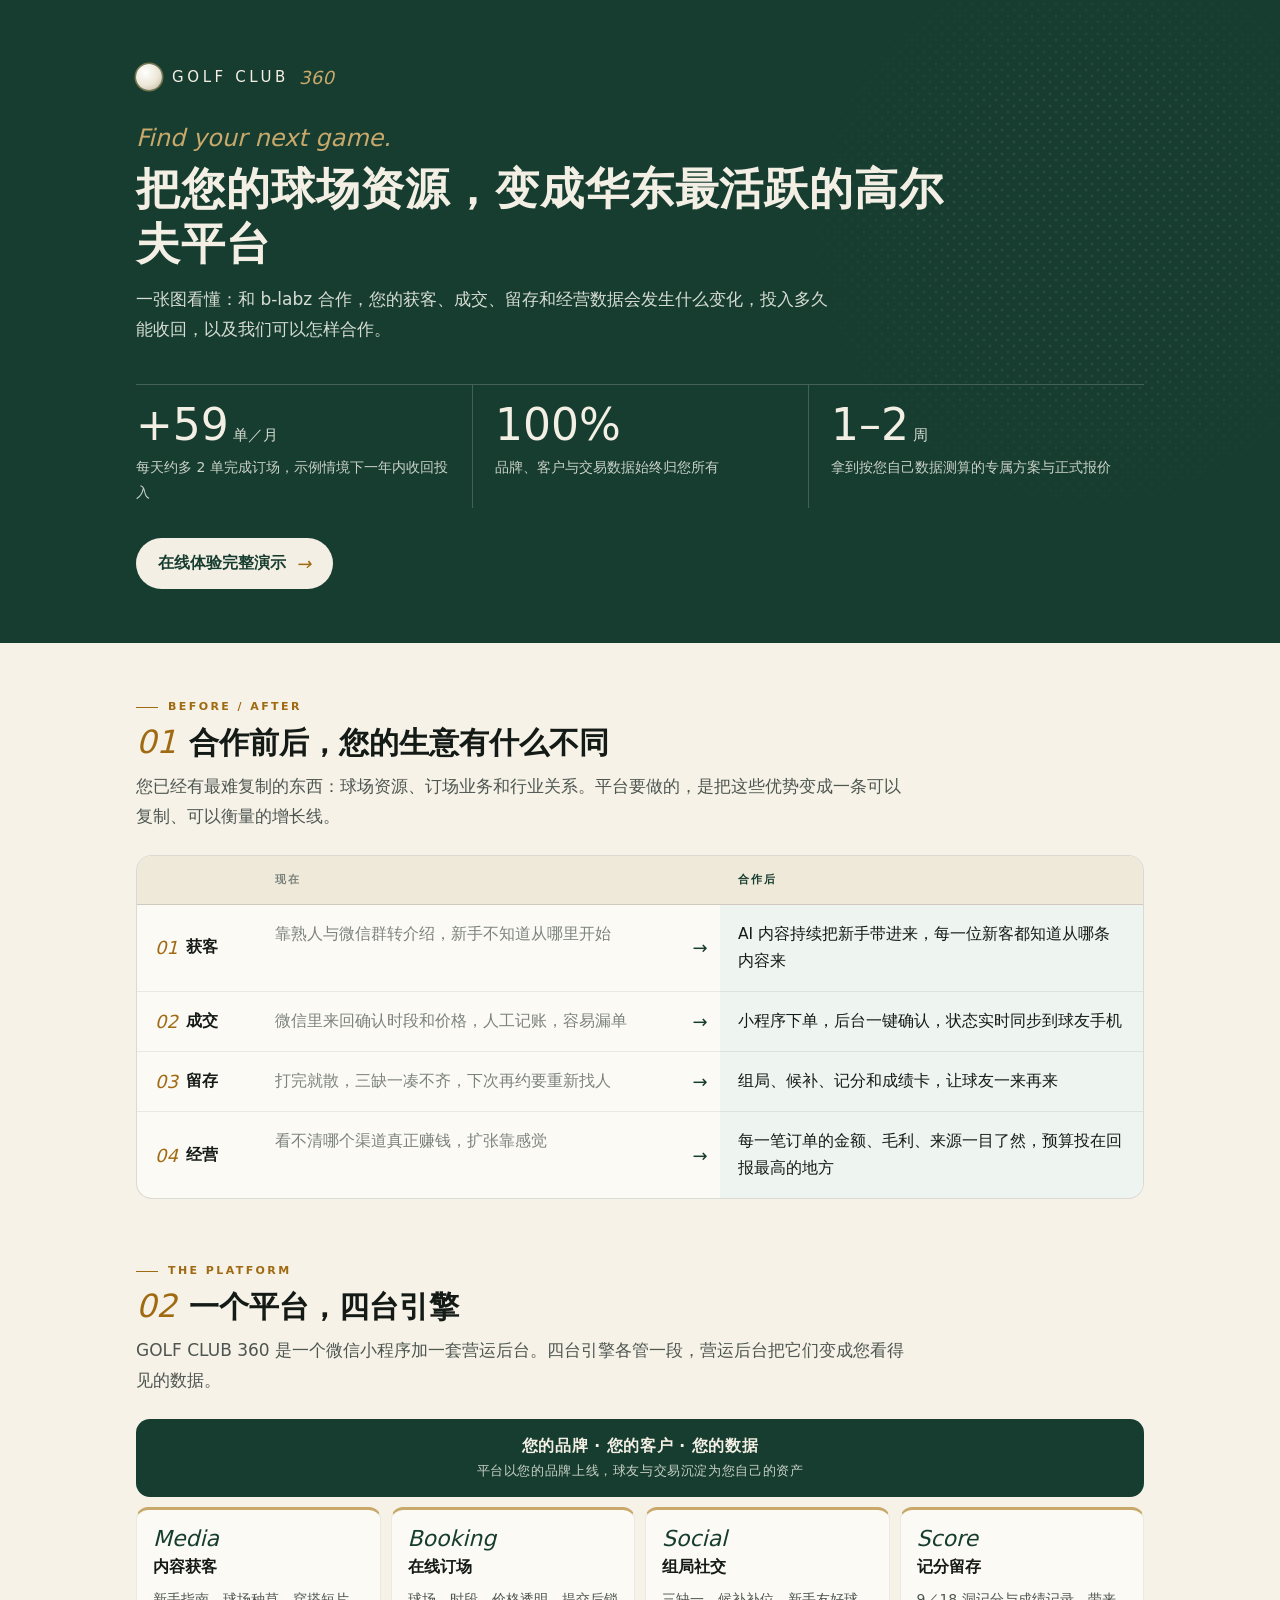
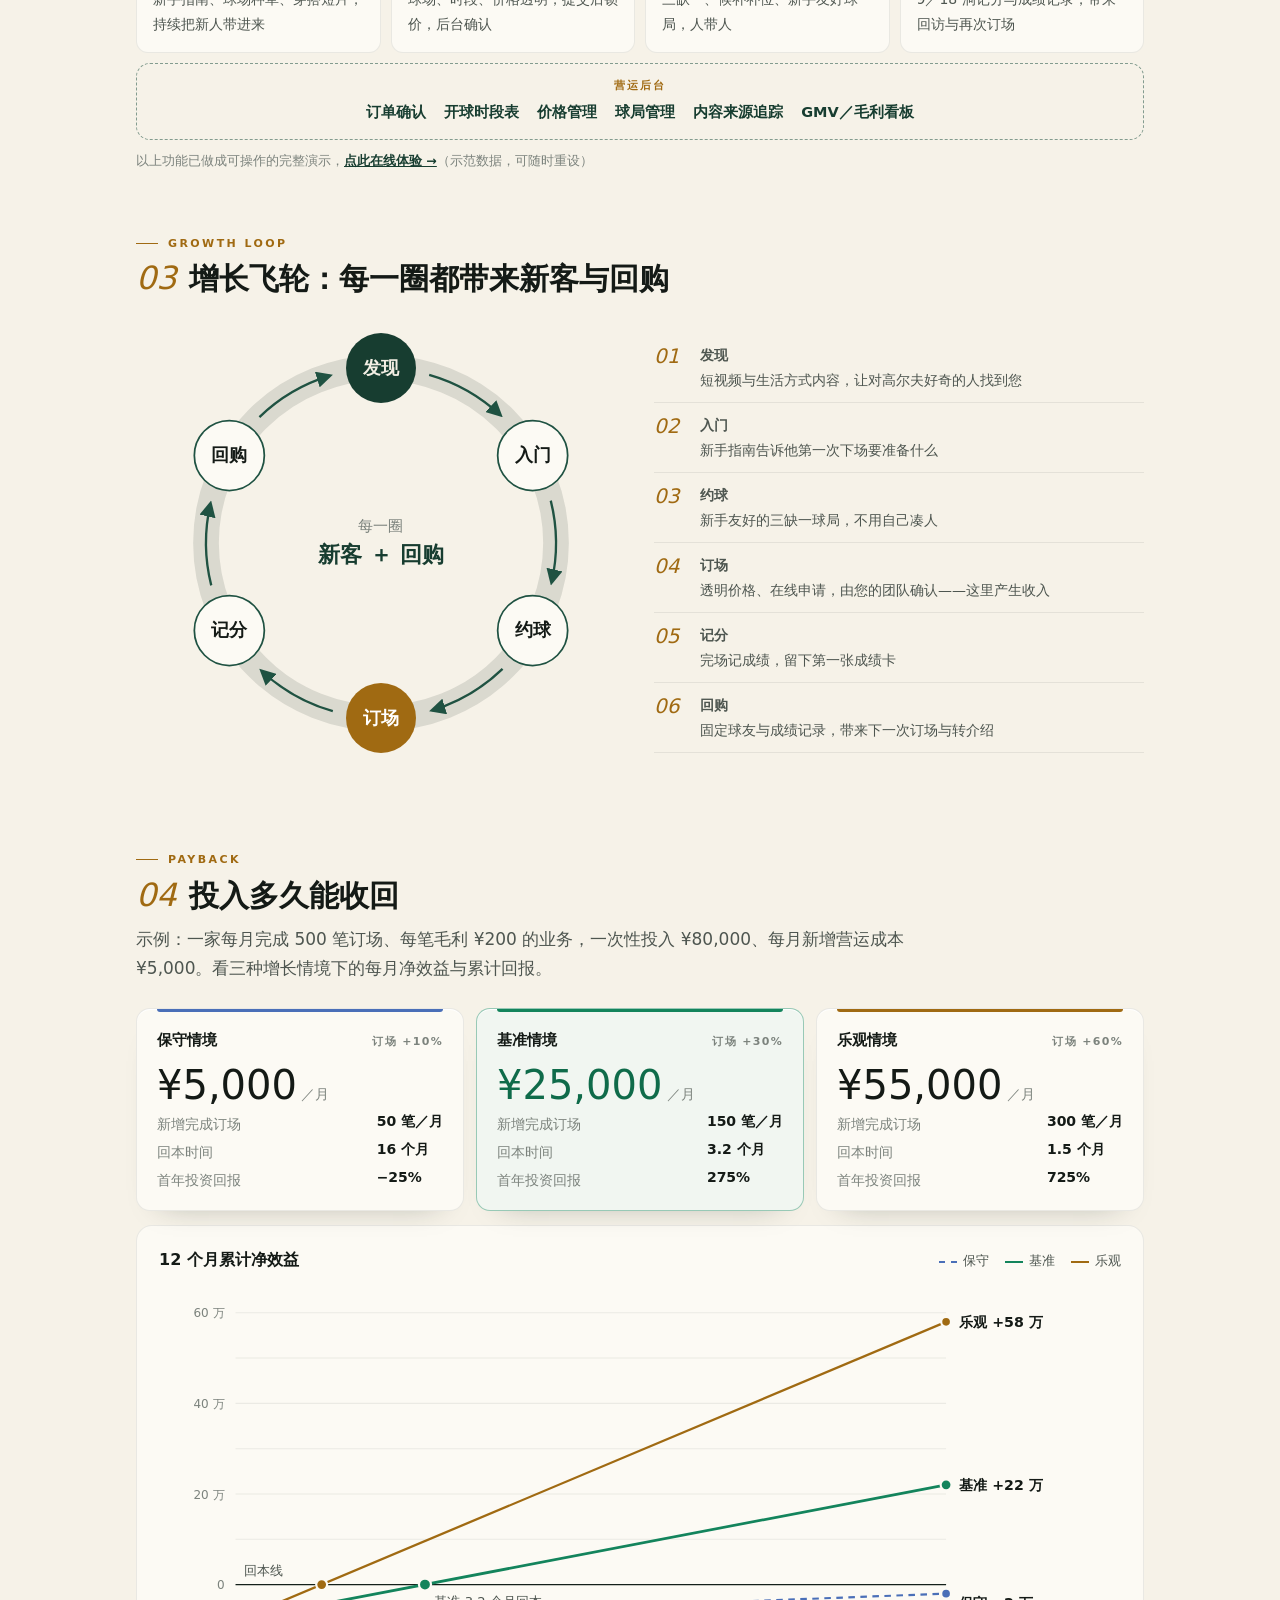
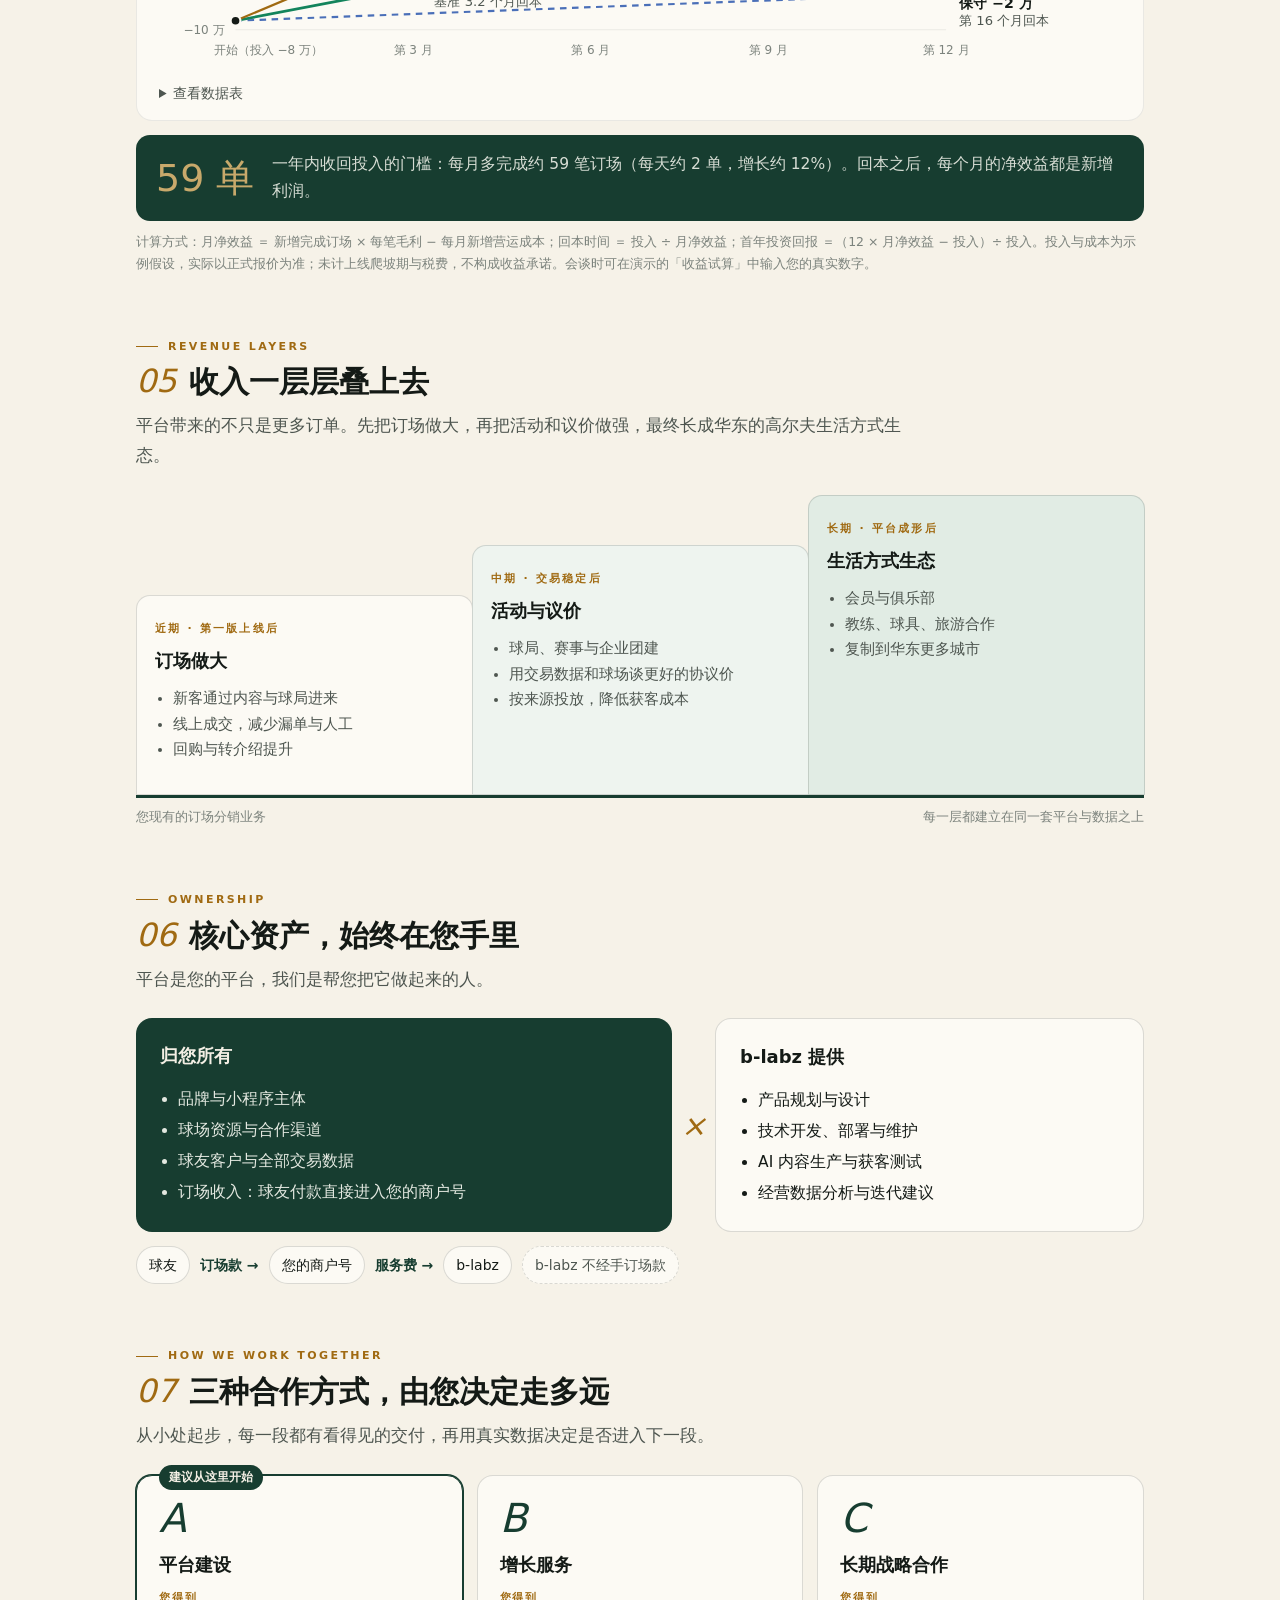
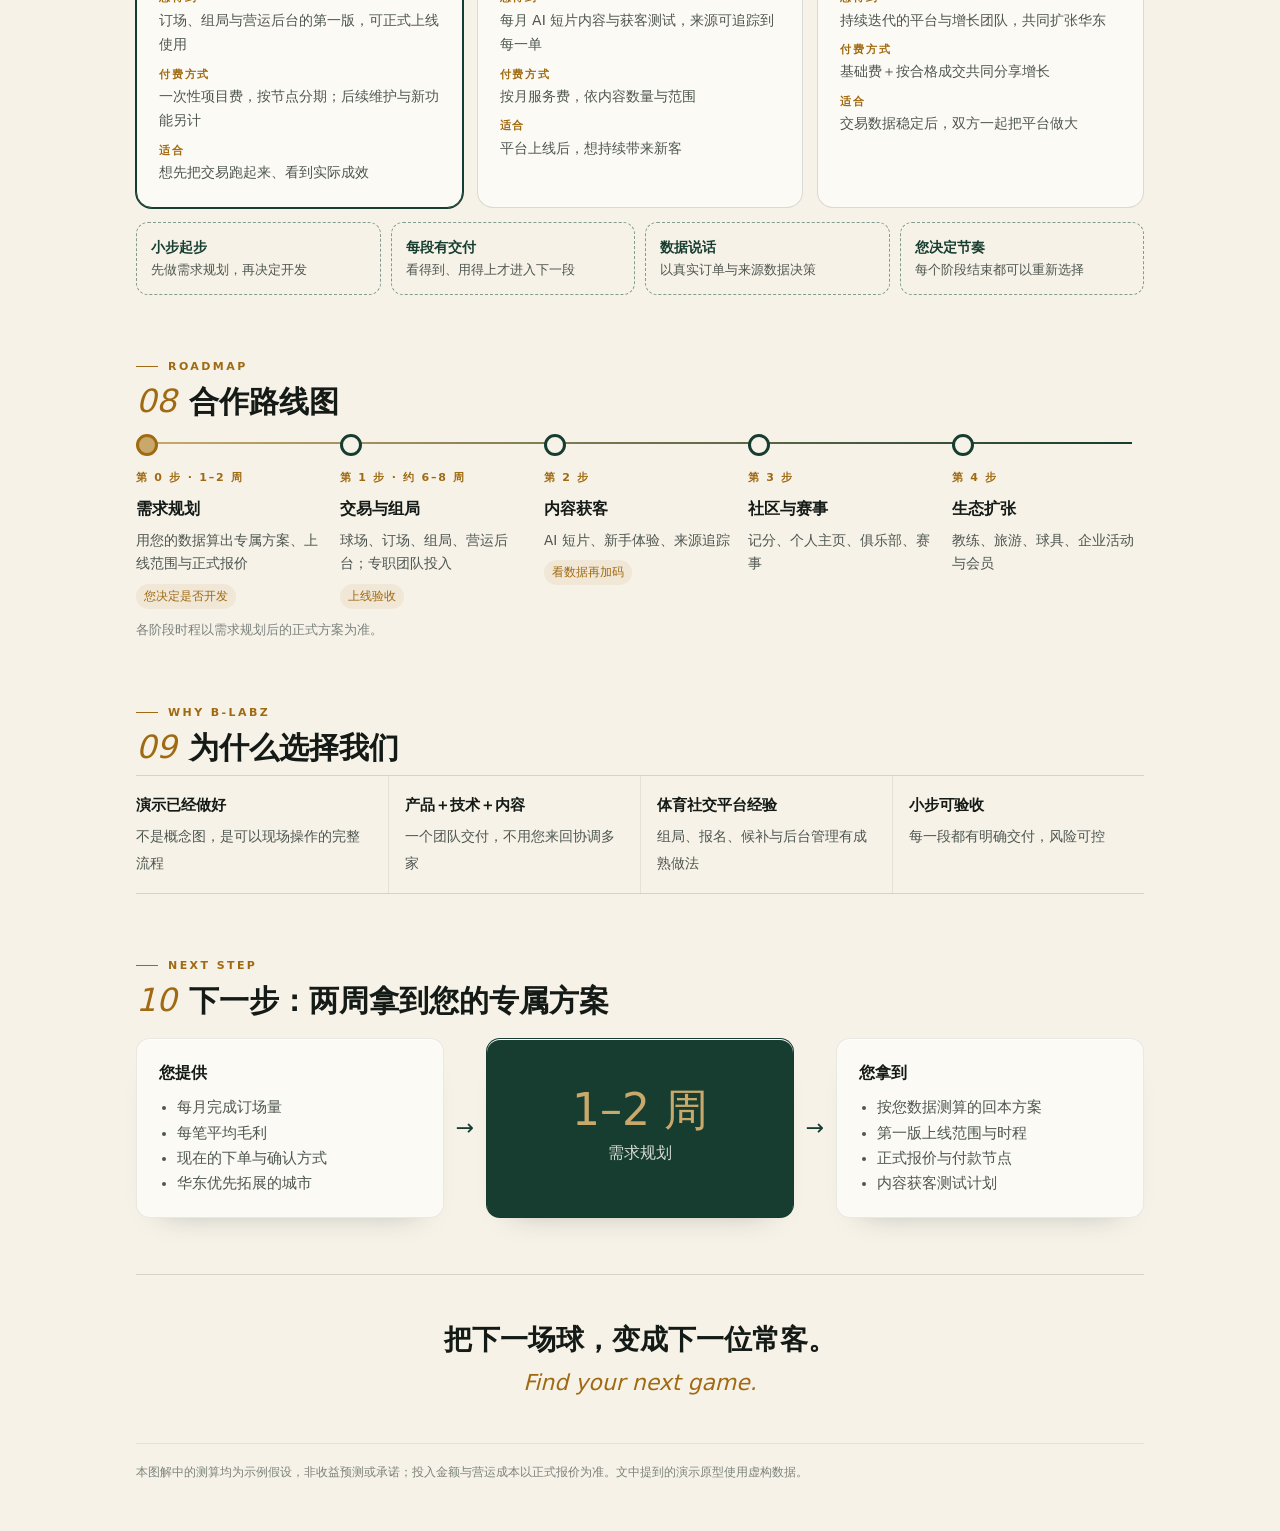
<file: proposal-client.html>
<!doctype html>
<html lang="zh-CN">
<head>
<meta charset="utf-8">
<meta name="viewport" content="width=device-width,initial-scale=1">
<title>GOLF CLUB 360 · 合作价值图解</title>
<meta name="robots" content="noindex"><link rel="icon" href="data:image/svg+xml,%3Csvg xmlns='http://www.w3.org/2000/svg' viewBox='0 0 36 36'%3E%3Ccircle cx='18' cy='18' r='12' fill='%23EFE9DA'/%3E%3Cpath d='M32.4 11.6C34 15.4 27.6 21.1 17.8 24.4 8 27.7 2 27.1 3.6 22.4' fill='none' stroke='%23C8A96B' stroke-width='2.2' stroke-linecap='round'/%3E%3C/svg%3E">
<style>
/* 客户版图解：象牙纸底 × 森林绿 × 香槟金。字体取自系统，离线可用，可直接打印成 PDF。 */
:root{
 --paper:#F6F2E8;--card:#FCFAF4;--ink:#141A16;--ink2:#4E5650;--ink3:#7C837D;--line:#14201A26;--line2:#14201A14;
 --forest:#173D30;--forest2:#1F5242;--brass:#A06A12;--brass2:#C8A96B;
 --c1:#4A6FB8;--c2:#13845C;--c3:#A06A12;
 --sans:"PingFang SC","Microsoft YaHei UI","Microsoft YaHei","Noto Sans SC",system-ui,sans-serif;
 --serif:"Bodoni Moda","Bodoni 72","Bodoni MT","Didot",Georgia,var(--sans);
 --num:"Bahnschrift","DIN Alternate","DIN 2014","Segoe UI",var(--sans)}
*{box-sizing:border-box}
body{margin:0;background:var(--paper);color:var(--ink);font:15.5px/1.75 var(--sans);-webkit-font-smoothing:antialiased}
h1,h2,h3,h4,p{margin:0}
.page{max-width:1080px;margin:0 auto;padding:0 36px}
/* 封面 */
.cover{position:relative;overflow:hidden;background:var(--forest);color:#F3EFE4;padding:64px 0 54px}
.cover::after{content:"";position:absolute;right:-120px;top:-80px;width:620px;height:620px;border-radius:50%;background:radial-gradient(circle,#F3EFE414 1.2px,transparent 1.8px) 0 0/12px 12px,radial-gradient(circle,#F3EFE414 1.2px,transparent 1.8px) 6px 6px/12px 12px;mask:radial-gradient(circle,#000 30%,transparent 70%);-webkit-mask:radial-gradient(circle,#000 30%,transparent 70%)}
.cover .page{position:relative;z-index:1}
.brand{display:flex;align-items:center;gap:10px;font:400 15px/1 var(--serif);letter-spacing:.24em}
.brand em{font:italic 400 18px var(--serif);color:var(--brass2);letter-spacing:.02em}
.ball{width:26px;height:26px;border-radius:50%;background:radial-gradient(circle at 36% 32%,#fff,#ECE6D6 55%,#B9B09A);box-shadow:0 0 0 1.5px #C8A96B88}
.kicker{font:italic 400 24px/1.2 var(--serif);color:var(--brass2);margin:34px 0 8px}
.cover h1{font-size:44px;line-height:1.25;font-weight:700;letter-spacing:.02em;max-width:820px}
.cover p.sub{color:#D7DDD4;font-size:17px;max-width:700px;margin-top:14px}
.stats{display:grid;grid-template-columns:repeat(3,1fr);gap:0;margin-top:40px;border-top:1px solid #F3EFE433}
.stats div{padding:18px 22px 4px 0}
.stats div+div{padding-left:22px;border-left:1px solid #F3EFE433}
.stats b{display:block;font:400 44px/1 var(--serif);color:#F3EFE4}
.stats b small{font:500 15px var(--sans);color:#D7DDD4;margin-left:4px}
.stats span{display:block;font-size:14px;color:#C9D1C7;margin-top:8px}
.cta{display:inline-flex;align-items:center;gap:10px;margin-top:30px;padding:12px 22px;border-radius:999px;background:#F3EFE4;color:var(--forest);font-weight:700;text-decoration:none;transition:background .2s}
.cta:hover{background:#fff}
.cta span{font:italic 400 18px var(--serif);color:var(--brass)}
.note a{color:var(--forest);font-weight:700}
/* 章节 */
section{padding:56px 0 8px}
.eyebrow{display:flex;align-items:center;gap:10px;font:600 11px/1.4 var(--num);letter-spacing:.22em;text-transform:uppercase;color:var(--brass);margin-bottom:8px}
.eyebrow::before{content:"";width:22px;height:1px;background:currentColor}
h2{font-size:30px;line-height:1.3;font-weight:700}
h2 .no{font:italic 400 32px var(--serif);color:var(--brass);margin-right:12px}
.lead{color:var(--ink2);font-size:17px;max-width:780px;margin:10px 0 24px}
.note{font-size:12.5px;color:var(--ink3);margin-top:10px}
.card{background:var(--card);border:1px solid var(--line2);border-radius:14px;padding:20px 22px;box-shadow:0 1px 0 #fff inset,0 16px 30px -26px #14201A66}
/* 现在 vs 合作后 */
.vs{display:grid;grid-template-columns:120px 1fr 40px 1fr;align-items:stretch;gap:0;border:1px solid var(--line);border-radius:16px;overflow:hidden;background:var(--card)}
.vs > div{padding:16px 18px;border-bottom:1px solid var(--line2)}
.vs .h{font:600 11px/1.4 var(--num);letter-spacing:.18em;color:var(--ink3);background:#EFE9DA;border-bottom:1px solid var(--line)}
.vs .h.after{color:var(--forest)}
.vs .k{font-weight:700;display:flex;align-items:center;gap:8px}
.vs .k i{font:italic 400 18px var(--serif);color:var(--brass)}
.vs .b{color:var(--ink3)}
.vs .a{background:#EEF4EF;color:var(--ink);font-weight:500}
.vs .arrow{display:grid;place-items:center;color:var(--forest);font-size:18px;padding:0}
.vs > div:nth-last-child(-n+4){border-bottom:0}
/* 平台结构 */
.arch{display:grid;gap:10px}
.roof{text-align:center;padding:14px;border-radius:14px;background:var(--forest);color:#F3EFE4;font-weight:700;letter-spacing:.04em}
.roof small{display:block;font-weight:400;color:#C9D1C7;font-size:13px}
.engines{display:grid;grid-template-columns:repeat(4,1fr);gap:10px}
.engine{background:var(--card);border:1px solid var(--line2);border-top:3px solid var(--brass2);border-radius:12px;padding:16px}
.engine b{display:block;font:italic 400 22px var(--serif);color:var(--forest)}
.engine h4{font-size:16px;margin:2px 0 6px}
.engine p{font-size:14px;color:var(--ink2)}
.base{display:flex;flex-wrap:wrap;justify-content:center;gap:6px 18px;padding:14px;border-radius:14px;border:1.5px dashed #1F524288;color:var(--forest);font-weight:600;font-size:14.5px}
.base b{width:100%;text-align:center;font:600 11px/1.4 var(--num);letter-spacing:.2em;color:var(--brass)}
/* 飞轮 */
.wheel{display:grid;grid-template-columns:minmax(0,1fr) minmax(0,1fr);gap:28px;align-items:center}
.wheel svg text{font-family:var(--sans)}
.wheel ol{margin:0;padding:0;list-style:none;counter-reset:w}
.wheel li{display:grid;grid-template-columns:36px 1fr;gap:10px;padding:10px 0;border-bottom:1px solid var(--line2)}
.wheel li::before{counter-increment:w;content:counter(w,decimal-leading-zero);font:italic 400 20px/1.3 var(--serif);color:var(--brass)}
.wheel li b{display:block}
.wheel li span{color:var(--ink2);font-size:14px}
/* 收益 */
.scen{display:grid;grid-template-columns:repeat(3,1fr);gap:12px;margin-bottom:14px}
.scen .card{position:relative;padding:18px 20px}
.scen .card::before{content:"";position:absolute;left:20px;right:20px;top:0;height:3px;border-radius:0 0 3px 3px;background:var(--c)}
.scen .card.main{border-color:#13845C66;background:#F1F6F1}
.scen h4{display:flex;justify-content:space-between;align-items:baseline;font-size:15px}
.scen h4 span{font:600 11px var(--num);letter-spacing:.12em;color:var(--ink3)}
.scen .big{font:400 40px/1.1 var(--serif);margin:10px 0 6px}
.scen dl{display:grid;grid-template-columns:1fr auto;gap:4px 10px;margin:0;font-size:13.5px}
.scen dt{color:var(--ink3)}.scen dd{margin:0;font:600 14px var(--num)}
figure{margin:0;background:var(--card);border:1px solid var(--line2);border-radius:16px;padding:20px 22px 14px}
figcaption{display:flex;justify-content:space-between;align-items:baseline;gap:12px;flex-wrap:wrap;margin-bottom:6px}
figcaption b{font-size:16px}
.legend{display:flex;gap:16px;font-size:13px;color:var(--ink2)}
.legend i{display:inline-block;width:18px;height:0;border-top:2px solid var(--c);vertical-align:middle;margin-right:6px}
.legend i.d{border-top-style:dashed}
svg .axis{font:11px var(--num);fill:var(--ink3)}
svg .dl{font:600 13px var(--sans);fill:var(--ink)}
svg .dl2{font:12px var(--sans);fill:var(--ink2)}
.callout{display:flex;gap:18px;align-items:center;margin-top:14px;padding:16px 20px;border-radius:14px;background:var(--forest);color:#F3EFE4}
.callout b{font:400 38px/1 var(--serif);color:var(--brass2);white-space:nowrap}
.callout p{color:#D7DDD4}
details.data{margin-top:10px;font-size:13.5px}
details.data summary{cursor:pointer;color:var(--ink2)}
table{width:100%;border-collapse:collapse;margin-top:8px;font-size:14px}
th{font:600 11px/1.4 var(--num);letter-spacing:.12em;color:var(--ink3);text-align:left;padding:8px 10px;border-bottom:1.5px solid var(--ink)}
td{padding:9px 10px;border-bottom:1px solid var(--line2)}
td.n{font:600 14px var(--num)}
/* 收入层 */
.stairs{display:grid;grid-template-columns:repeat(3,1fr);align-items:end;gap:0}
.stair{border:1px solid var(--line);border-radius:14px 14px 0 0;padding:18px 18px 16px;margin-right:-1px;background:var(--card)}
.stair:nth-child(1){min-height:200px}.stair:nth-child(2){min-height:250px;background:#EEF4EF}.stair:nth-child(3){min-height:300px;background:#E1ECE4}
.stair b{font:600 11px/1.4 var(--num);letter-spacing:.2em;color:var(--brass)}
.stair h4{font-size:18px;margin:4px 0 10px}
.stair ul{margin:0;padding-left:18px;color:var(--ink2);font-size:14.5px}
.ground{border-top:3px solid var(--forest);padding-top:8px;font-size:13px;color:var(--ink3);display:flex;justify-content:space-between}
/* 资产归属 */
.own{display:grid;grid-template-columns:1.25fr .1fr 1fr;align-items:stretch}
.own .yours{background:var(--forest);color:#F3EFE4;border-radius:16px;padding:22px 24px}
.own .yours h4{font-size:18px;margin-bottom:12px}
.own .yours li{color:#E3E8E0}
.own ul{margin:0;padding-left:18px;line-height:2}
.own .link{display:grid;place-items:center;color:var(--brass);font:italic 400 30px var(--serif)}
.own .ours{border:1px solid var(--line);border-radius:16px;padding:22px 24px;background:var(--card)}
.own .ours h4{font-size:18px;margin-bottom:12px}
.flowline{display:flex;align-items:center;gap:10px;margin-top:14px;font-size:14px;color:var(--ink2);flex-wrap:wrap}
.flowline span{padding:6px 12px;border-radius:99px;border:1px solid var(--line);background:var(--card);color:var(--ink)}
.flowline em{font-style:normal;color:var(--forest);font-weight:700}
/* 合作方式 */
.modes{display:grid;grid-template-columns:repeat(3,1fr);gap:14px}
.mode{position:relative;padding:22px;border-radius:16px;border:1px solid var(--line);background:var(--card)}
.mode .l{font:italic 400 40px/1 var(--serif);color:var(--forest)}
.mode h4{font-size:18px;margin:8px 0 10px}
.mode dl{margin:0;font-size:14px}
.mode dt{font:600 11px/1.4 var(--num);letter-spacing:.16em;color:var(--brass);margin-top:10px}
.mode dd{margin:2px 0 0;color:var(--ink2)}
.mode.rec{border-color:var(--forest);box-shadow:0 0 0 1px var(--forest)}
.mode.rec::after{content:"建议从这里开始";position:absolute;top:-11px;left:22px;padding:2px 10px;border-radius:99px;background:var(--forest);color:#F3EFE4;font-size:12px;font-weight:700}
.principles{display:grid;grid-template-columns:repeat(4,1fr);gap:10px;margin-top:14px}
.principles div{padding:12px 14px;border-radius:12px;border:1px dashed #1F524288;font-size:14px;color:var(--forest);font-weight:600}
.principles div small{display:block;font-weight:400;color:var(--ink2);font-size:13px}
/* 路线图 */
.road{position:relative;display:grid;grid-template-columns:repeat(5,1fr);gap:12px;margin-top:6px}
.road::before{content:"";position:absolute;left:12px;right:12px;top:15px;height:2px;background:linear-gradient(90deg,var(--brass2),var(--forest))}
.step{position:relative;padding-top:36px}
.step::before{content:"";position:absolute;left:0;top:7px;width:16px;height:16px;border-radius:50%;background:var(--paper);border:3px solid var(--forest)}
.step.now::before{background:var(--brass2);border-color:var(--brass)}
.step b{font:600 11px/1.4 var(--num);letter-spacing:.16em;color:var(--brass)}
.step h4{font-size:16px;margin:4px 0 6px}
.step p{font-size:13.5px;color:var(--ink2)}
.decide{display:inline-block;margin-top:8px;font-size:12px;padding:2px 8px;border-radius:99px;background:#A06A1214;color:var(--brass)}
/* 下一步 */
.next{display:grid;grid-template-columns:1fr auto 1fr auto 1fr;gap:12px;align-items:stretch}
.next .card h4{font-size:16px;margin-bottom:8px}
.next .card ul{margin:0;padding-left:18px;color:var(--ink2);font-size:14.5px}
.next .card.mid{background:var(--forest);color:#F3EFE4;text-align:center;display:flex;flex-direction:column;justify-content:center}
.next .card.mid b{font:400 44px/1 var(--serif);color:var(--brass2)}
.next .arr{display:grid;place-items:center;color:var(--forest);font-size:22px}
.why{display:grid;grid-template-columns:repeat(4,1fr);gap:0;border-top:1px solid var(--line);border-bottom:1px solid var(--line);margin-top:8px}
.why div{padding:16px 16px 16px 0}
.why div+div{padding-left:16px;border-left:1px solid var(--line2)}
.why b{display:block;font-size:15px;margin-bottom:4px}
.why span{font-size:13.5px;color:var(--ink2)}
.closing{margin:56px 0 0;padding:40px 0;border-top:1px solid var(--line);text-align:center}
.closing p.big{font-size:28px;font-weight:700}
.closing p.en{font:italic 400 22px var(--serif);color:var(--brass);margin-top:6px}
.foot{font-size:12px;color:var(--ink3);padding:18px 0 48px;border-top:1px solid var(--line2)}
.tip{position:fixed;z-index:50;pointer-events:none;background:var(--ink);color:#F3EFE4;font:500 12.5px/1.6 var(--sans);padding:8px 11px;border-radius:8px;box-shadow:0 10px 24px -10px #000a;opacity:0;transition:opacity .12s}
.tip.on{opacity:1}
@media (max-width:900px){.engines,.principles,.why{grid-template-columns:1fr 1fr}.modes,.scen,.stairs,.wheel{grid-template-columns:1fr}.road{grid-template-columns:1fr}.road::before{display:none}.own{grid-template-columns:1fr}.own .link{padding:8px}.next{grid-template-columns:1fr}.next .arr{transform:rotate(90deg)}.stats{grid-template-columns:1fr}.stats div+div{border-left:0;padding-left:0;border-top:1px solid #F3EFE433}.stair:nth-child(n){min-height:0;margin:0 0 -1px}}
@media (max-width:640px){.page{padding:0 18px}.cover h1{font-size:30px}.vs{grid-template-columns:1fr}.vs .arrow,.vs .h{display:none}.vs .k{background:#EFE9DA}}
@page{size:A4 landscape;margin:10mm}
@media print{body{background:#fff;font-size:13px}.cover,.roof,.own .yours,.callout,.next .card.mid,.scen .card,.stair,.vs .a,.vs .h{-webkit-print-color-adjust:exact;print-color-adjust:exact}section{padding-top:28px}h2,.lead,.eyebrow{break-after:avoid}figure,.card,.vs,.mode,.stairs,.road,.arch,.wheel,.own,.next,.modes,.why,.callout{break-inside:avoid}details.data{display:none}.cover{padding:40px 0 34px}.lead{break-inside:avoid}.page{max-width:none;padding:0 6mm}.stats{grid-template-columns:repeat(3,1fr)!important}.stats div+div{border-top:0!important;border-left:1px solid #F3EFE433!important;padding-left:22px!important}.engines,.principles,.why{grid-template-columns:repeat(4,1fr)!important}.modes,.scen,.stairs{grid-template-columns:repeat(3,1fr)!important}.wheel{grid-template-columns:340px 1fr!important}.wheel svg{max-height:340px}.road{grid-template-columns:repeat(5,1fr)!important}.road::before{display:block!important}.own{grid-template-columns:1.25fr .1fr 1fr!important}.next{grid-template-columns:1fr auto 1fr auto 1fr!important}.next .arr{transform:none!important}.stair{margin:0 -1px 0 0!important}.stair:nth-child(1){min-height:170px!important}.stair:nth-child(2){min-height:205px!important}.stair:nth-child(3){min-height:240px!important}}
</style>
</head>
<body>
<header class="cover"><div class="page">
 <div class="brand"><span class="ball"></span>GOLF CLUB <em>360</em></div>
 <p class="kicker">Find your next game.</p>
 <h1>把您的球场资源，变成华东最活跃的高尔夫平台</h1>
 <p class="sub">一张图看懂：和 b-labz 合作，您的获客、成交、留存和经营数据会发生什么变化，投入多久能收回，以及我们可以怎样合作。</p>
 <div class="stats">
  <div><b>+59<small>单／月</small></b><span>每天约多 2 单完成订场，示例情境下一年内收回投入</span></div>
  <div><b>100%</b><span>品牌、客户与交易数据始终归您所有</span></div>
  <div><b>1–2<small>周</small></b><span>拿到按您自己数据测算的专属方案与正式报价</span></div>
 </div>
 <a class="cta" href="demo/" target="_blank" rel="noopener">在线体验完整演示 <span>→</span></a>
</div></header>

<main class="page">

<section>
 <p class="eyebrow">Before / After</p>
 <h2><span class="no">01</span>合作前后，您的生意有什么不同</h2>
 <p class="lead">您已经有最难复制的东西：球场资源、订场业务和行业关系。平台要做的，是把这些优势变成一条可以复制、可以衡量的增长线。</p>
 <div class="vs" role="table" aria-label="合作前后对比">
  <div class="h"></div><div class="h">现在</div><div class="h"></div><div class="h after">合作后</div>
  <div class="k"><i>01</i>获客</div><div class="b">靠熟人与微信群转介绍，新手不知道从哪里开始</div><div class="arrow">→</div><div class="a">AI 内容持续把新手带进来，每一位新客都知道从哪条内容来</div>
  <div class="k"><i>02</i>成交</div><div class="b">微信里来回确认时段和价格，人工记账，容易漏单</div><div class="arrow">→</div><div class="a">小程序下单，后台一键确认，状态实时同步到球友手机</div>
  <div class="k"><i>03</i>留存</div><div class="b">打完就散，三缺一凑不齐，下次再约要重新找人</div><div class="arrow">→</div><div class="a">组局、候补、记分和成绩卡，让球友一来再来</div>
  <div class="k"><i>04</i>经营</div><div class="b">看不清哪个渠道真正赚钱，扩张靠感觉</div><div class="arrow">→</div><div class="a">每一笔订单的金额、毛利、来源一目了然，预算投在回报最高的地方</div>
 </div>
</section>

<section>
 <p class="eyebrow">The Platform</p>
 <h2><span class="no">02</span>一个平台，四台引擎</h2>
 <p class="lead">GOLF CLUB 360 是一个微信小程序加一套营运后台。四台引擎各管一段，营运后台把它们变成您看得见的数据。</p>
 <div class="arch">
  <div class="roof">您的品牌 · 您的客户 · 您的数据<small>平台以您的品牌上线，球友与交易沉淀为您自己的资产</small></div>
  <div class="engines">
   <div class="engine"><b>Media</b><h4>内容获客</h4><p>新手指南、球场种草、穿搭短片，持续把新人带进来</p></div>
   <div class="engine"><b>Booking</b><h4>在线订场</h4><p>球场、时段、价格透明，提交后锁价，后台确认</p></div>
   <div class="engine"><b>Social</b><h4>组局社交</h4><p>三缺一、候补补位、新手友好球局，人带人</p></div>
   <div class="engine"><b>Score</b><h4>记分留存</h4><p>9／18 洞记分与成绩记录，带来回访与再次订场</p></div>
  </div>
  <div class="base"><b>营运后台</b><span>订单确认</span><span>开球时段表</span><span>价格管理</span><span>球局管理</span><span>内容来源追踪</span><span>GMV／毛利看板</span></div>
 </div>
 <p class="note">以上功能已做成可操作的完整演示，<a href="demo/" target="_blank" rel="noopener">点此在线体验 →</a>（示范数据，可随时重设）</p>
</section>

<section>
 <p class="eyebrow">Growth Loop</p>
 <h2><span class="no">03</span>增长飞轮：每一圈都带来新客与回购</h2>
 <div class="wheel">
  <svg viewBox="0 0 420 420" width="100%" role="img" aria-label="增长飞轮：发现、入门、约球、订场、打球记分、分享回购，循环">
   <defs><marker id="ah" viewBox="0 0 10 10" refX="8" refY="5" markerWidth="7" markerHeight="7" orient="auto"><path d="M0 0 10 5 0 10z" fill="#1F5242"/></marker></defs>
   <circle cx="210" cy="210" r="150" fill="none" stroke="#14201A1f" stroke-width="22"/>
   <g fill="none" stroke="#1F5242" stroke-width="2" marker-end="url(#ah)">
    <path d="M251.3 65.8A150 150 0 0 1 312.3 100.3"/><path d="M355.5 173.7A150 150 0 0 1 356.2 243.7"/><path d="M314.2 317.9A150 150 0 0 1 253.9 353.4"/><path d="M168.7 354.2A150 150 0 0 1 107.7 319.7"/><path d="M64.5 246.3A150 150 0 0 1 63.8 176.3"/><path d="M105.8 102.1A150 150 0 0 1 166.1 66.6"/>
   </g>
   <g font-size="15" font-weight="700" text-anchor="middle" fill="#141A16">
    <circle cx="210" cy="60" r="30" fill="#173D30"/><text x="210" y="65" fill="#F3EFE4">发现</text>
    <circle cx="340" cy="135" r="30" fill="#FCFAF4" stroke="#1F5242" stroke-width="1.5"/><text x="340" y="140">入门</text>
    <circle cx="340" cy="285" r="30" fill="#FCFAF4" stroke="#1F5242" stroke-width="1.5"/><text x="340" y="290">约球</text>
    <circle cx="210" cy="360" r="30" fill="#A06A12"/><text x="210" y="365" fill="#fff">订场</text>
    <circle cx="80" cy="285" r="30" fill="#FCFAF4" stroke="#1F5242" stroke-width="1.5"/><text x="80" y="290">记分</text>
    <circle cx="80" cy="135" r="30" fill="#FCFAF4" stroke="#1F5242" stroke-width="1.5"/><text x="80" y="140">回购</text>
   </g>
   <text x="210" y="200" text-anchor="middle" font-size="13" fill="#7C837D">每一圈</text>
   <text x="210" y="226" text-anchor="middle" font-size="19" font-weight="700" fill="#173D30">新客 ＋ 回购</text>
  </svg>
  <ol>
   <li><span><b>发现</b>短视频与生活方式内容，让对高尔夫好奇的人找到您</span></li>
   <li><span><b>入门</b>新手指南告诉他第一次下场要准备什么</span></li>
   <li><span><b>约球</b>新手友好的三缺一球局，不用自己凑人</span></li>
   <li><span><b>订场</b>透明价格、在线申请，由您的团队确认——这里产生收入</span></li>
   <li><span><b>记分</b>完场记成绩，留下第一张成绩卡</span></li>
   <li><span><b>回购</b>固定球友与成绩记录，带来下一次订场与转介绍</span></li>
  </ol>
 </div>
</section>

<section>
 <p class="eyebrow">Payback</p>
 <h2><span class="no">04</span>投入多久能收回</h2>
 <p class="lead">示例：一家每月完成 500 笔订场、每笔毛利 ¥200 的业务，一次性投入 ¥80,000、每月新增营运成本 ¥5,000。看三种增长情境下的每月净效益与累计回报。</p>
 <div class="scen">
  <div class="card" style="--c:var(--c1)"><h4>保守情境<span>订场 +10%</span></h4><p class="big">¥5,000<small style="font:500 14px var(--sans);color:var(--ink3)"> ／月</small></p><dl><dt>新增完成订场</dt><dd>50 笔／月</dd><dt>回本时间</dt><dd>16 个月</dd><dt>首年投资回报</dt><dd>−25%</dd></dl></div>
  <div class="card main" style="--c:var(--c2)"><h4>基准情境<span>订场 +30%</span></h4><p class="big" style="color:#0F6B4A">¥25,000<small style="font:500 14px var(--sans);color:var(--ink3)"> ／月</small></p><dl><dt>新增完成订场</dt><dd>150 笔／月</dd><dt>回本时间</dt><dd>3.2 个月</dd><dt>首年投资回报</dt><dd>275%</dd></dl></div>
  <div class="card" style="--c:var(--c3)"><h4>乐观情境<span>订场 +60%</span></h4><p class="big">¥55,000<small style="font:500 14px var(--sans);color:var(--ink3)"> ／月</small></p><dl><dt>新增完成订场</dt><dd>300 笔／月</dd><dt>回本时间</dt><dd>1.5 个月</dd><dt>首年投资回报</dt><dd>725%</dd></dl></div>
 </div>
 <figure>
  <figcaption><b>12 个月累计净效益</b><span class="legend"><span><i class="d" style="--c:var(--c1)"></i>保守</span><span><i style="--c:var(--c2)"></i>基准</span><span><i style="--c:var(--c3)"></i>乐观</span></span></figcaption>
  <svg id="cum" viewBox="0 0 880 350" width="100%" role="img" aria-label="12 个月累计净效益：从负 8 万起步；保守情境第 12 个月为负 2 万，第 16 个月回本；基准情境 3.2 个月回本，第 12 个月为正 22 万；乐观情境 1.5 个月回本，第 12 个月为正 58 万">
   <g class="axis">
    <line x1="70" x2="720" y1="30" y2="30" stroke="#14201A12"/><line x1="70" x2="720" y1="71.4" y2="71.4" stroke="#14201A12"/><line x1="70" x2="720" y1="112.9" y2="112.9" stroke="#14201A12"/><line x1="70" x2="720" y1="154.3" y2="154.3" stroke="#14201A12"/><line x1="70" x2="720" y1="195.7" y2="195.7" stroke="#14201A12"/><line x1="70" x2="720" y1="237.1" y2="237.1" stroke="#14201A12"/><line x1="70" x2="720" y1="320" y2="320" stroke="#14201A12"/>
    <text x="60" y="34" text-anchor="end">60 万</text><text x="60" y="117" text-anchor="end">40 万</text><text x="60" y="200" text-anchor="end">20 万</text><text x="60" y="283" text-anchor="end">0</text><text x="60" y="324" text-anchor="end">−10 万</text>
    <text x="70" y="342" text-anchor="start" dx="-20">开始（投入 −8 万）</text><text x="232.5" y="342" text-anchor="middle">第 3 月</text><text x="395" y="342" text-anchor="middle">第 6 月</text><text x="557.5" y="342" text-anchor="middle">第 9 月</text><text x="720" y="342" text-anchor="middle">第 12 月</text>
   </g>
   <line x1="70" x2="720" y1="278.6" y2="278.6" stroke="#14201A" stroke-width="1.2"/>
   <text x="78" y="270" class="dl2">回本线</text>
   <line id="xh" x1="0" x2="0" y1="30" y2="320" stroke="#14201A55" stroke-dasharray="3 3" visibility="hidden"/>
   <polyline points="70,311.7 720,286.9" fill="none" stroke="#4A6FB8" stroke-width="2" stroke-dasharray="6 5"/>
   <polyline points="70,311.7 720,187.4" fill="none" stroke="#13845C" stroke-width="2.5"/>
   <polyline points="70,311.7 720,38.3" fill="none" stroke="#A06A12" stroke-width="2"/>
   <circle cx="70" cy="311.7" r="4.5" fill="#141A16" stroke="#FCFAF4" stroke-width="2"/>
   <circle cx="148.8" cy="278.6" r="5" fill="#A06A12" stroke="#FCFAF4" stroke-width="2"/>
   <circle cx="243.3" cy="278.6" r="5.5" fill="#13845C" stroke="#FCFAF4" stroke-width="2"/>
   <text x="252" y="298" class="dl2">基准 3.2 个月回本</text>
   <circle cx="720" cy="38.3" r="4.5" fill="#A06A12" stroke="#FCFAF4" stroke-width="2"/><text x="732" y="43" class="dl">乐观 +58 万</text>
   <circle cx="720" cy="187.4" r="5" fill="#13845C" stroke="#FCFAF4" stroke-width="2"/><text x="732" y="192" class="dl">基准 +22 万</text>
   <circle cx="720" cy="286.9" r="4.5" fill="#4A6FB8" stroke="#FCFAF4" stroke-width="2"/><text x="732" y="300" class="dl">保守 −2 万</text><text x="732" y="316" class="dl2">第 16 个月回本</text>
   <rect id="hit" x="70" y="30" width="650" height="290" fill="transparent"/>
  </svg>
  <details class="data"><summary>查看数据表</summary>
   <table><thead><tr><th>情境</th><th>新增订场</th><th>每月净效益</th><th>回本时间</th><th>第 12 个月累计</th><th>首年投资回报</th></tr></thead><tbody>
    <tr><td>保守（+10%）</td><td class="n">50 笔</td><td class="n">¥5,000</td><td class="n">16 个月</td><td class="n">−¥20,000</td><td class="n">−25%</td></tr>
    <tr><td>基准（+30%）</td><td class="n">150 笔</td><td class="n">¥25,000</td><td class="n">3.2 个月</td><td class="n">¥220,000</td><td class="n">275%</td></tr>
    <tr><td>乐观（+60%）</td><td class="n">300 笔</td><td class="n">¥55,000</td><td class="n">1.5 个月</td><td class="n">¥580,000</td><td class="n">725%</td></tr>
   </tbody></table></details>
 </figure>
 <div class="callout"><b>59 单</b><p>一年内收回投入的门槛：每月多完成约 59 笔订场（每天约 2 单，增长约 12%）。回本之后，每个月的净效益都是新增利润。</p></div>
 <p class="note">计算方式：月净效益 ＝ 新增完成订场 × 每笔毛利 − 每月新增营运成本；回本时间 ＝ 投入 ÷ 月净效益；首年投资回报 ＝（12 × 月净效益 − 投入）÷ 投入。投入与成本为示例假设，实际以正式报价为准；未计上线爬坡期与税费，不构成收益承诺。会谈时可在演示的「收益试算」中输入您的真实数字。</p>
</section>

<section>
 <p class="eyebrow">Revenue Layers</p>
 <h2><span class="no">05</span>收入一层层叠上去</h2>
 <p class="lead">平台带来的不只是更多订单。先把订场做大，再把活动和议价做强，最终长成华东的高尔夫生活方式生态。</p>
 <div class="stairs">
  <div class="stair"><b>近期 · 第一版上线后</b><h4>订场做大</h4><ul><li>新客通过内容与球局进来</li><li>线上成交，减少漏单与人工</li><li>回购与转介绍提升</li></ul></div>
  <div class="stair"><b>中期 · 交易稳定后</b><h4>活动与议价</h4><ul><li>球局、赛事与企业团建</li><li>用交易数据和球场谈更好的协议价</li><li>按来源投放，降低获客成本</li></ul></div>
  <div class="stair"><b>长期 · 平台成形后</b><h4>生活方式生态</h4><ul><li>会员与俱乐部</li><li>教练、球具、旅游合作</li><li>复制到华东更多城市</li></ul></div>
 </div>
 <div class="ground"><span>您现有的订场分销业务</span><span>每一层都建立在同一套平台与数据之上</span></div>
</section>

<section>
 <p class="eyebrow">Ownership</p>
 <h2><span class="no">06</span>核心资产，始终在您手里</h2>
 <p class="lead">平台是您的平台，我们是帮您把它做起来的人。</p>
 <div class="own">
  <div class="yours"><h4>归您所有</h4><ul><li>品牌与小程序主体</li><li>球场资源与合作渠道</li><li>球友客户与全部交易数据</li><li>订场收入：球友付款直接进入您的商户号</li></ul></div>
  <div class="link">×</div>
  <div class="ours"><h4>b-labz 提供</h4><ul><li>产品规划与设计</li><li>技术开发、部署与维护</li><li>AI 内容生产与获客测试</li><li>经营数据分析与迭代建议</li></ul></div>
 </div>
 <div class="flowline"><span>球友</span><em>订场款 →</em><span>您的商户号</span><em>服务费 →</em><span>b-labz</span><span style="border-style:dashed;color:var(--ink2)">b-labz 不经手订场款</span></div>
</section>

<section>
 <p class="eyebrow">How We Work Together</p>
 <h2><span class="no">07</span>三种合作方式，由您决定走多远</h2>
 <p class="lead">从小处起步，每一段都有看得见的交付，再用真实数据决定是否进入下一段。</p>
 <div class="modes">
  <div class="mode rec"><span class="l">A</span><h4>平台建设</h4><dl><dt>您得到</dt><dd>订场、组局与营运后台的第一版，可正式上线使用</dd><dt>付费方式</dt><dd>一次性项目费，按节点分期；后续维护与新功能另计</dd><dt>适合</dt><dd>想先把交易跑起来、看到实际成效</dd></dl></div>
  <div class="mode"><span class="l">B</span><h4>增长服务</h4><dl><dt>您得到</dt><dd>每月 AI 短片内容与获客测试，来源可追踪到每一单</dd><dt>付费方式</dt><dd>按月服务费，依内容数量与范围</dd><dt>适合</dt><dd>平台上线后，想持续带来新客</dd></dl></div>
  <div class="mode"><span class="l">C</span><h4>长期战略合作</h4><dl><dt>您得到</dt><dd>持续迭代的平台与增长团队，共同扩张华东</dd><dt>付费方式</dt><dd>基础费＋按合格成交共同分享增长</dd><dt>适合</dt><dd>交易数据稳定后，双方一起把平台做大</dd></dl></div>
 </div>
 <div class="principles">
  <div>小步起步<small>先做需求规划，再决定开发</small></div>
  <div>每段有交付<small>看得到、用得上才进入下一段</small></div>
  <div>数据说话<small>以真实订单与来源数据决策</small></div>
  <div>您决定节奏<small>每个阶段结束都可以重新选择</small></div>
 </div>
</section>

<section>
 <p class="eyebrow">Roadmap</p>
 <h2><span class="no">08</span>合作路线图</h2>
 <div class="road">
  <div class="step now"><b>第 0 步 · 1–2 周</b><h4>需求规划</h4><p>用您的数据算出专属方案、上线范围与正式报价</p><span class="decide">您决定是否开发</span></div>
  <div class="step"><b>第 1 步 · 约 6–8 周</b><h4>交易与组局</h4><p>球场、订场、组局、营运后台；专职团队投入</p><span class="decide">上线验收</span></div>
  <div class="step"><b>第 2 步</b><h4>内容获客</h4><p>AI 短片、新手体验、来源追踪</p><span class="decide">看数据再加码</span></div>
  <div class="step"><b>第 3 步</b><h4>社区与赛事</h4><p>记分、个人主页、俱乐部、赛事</p></div>
  <div class="step"><b>第 4 步</b><h4>生态扩张</h4><p>教练、旅游、球具、企业活动与会员</p></div>
 </div>
 <p class="note">各阶段时程以需求规划后的正式方案为准。</p>
</section>

<section>
 <p class="eyebrow">Why b-labz</p>
 <h2><span class="no">09</span>为什么选择我们</h2>
 <div class="why">
  <div><b>演示已经做好</b><span>不是概念图，是可以现场操作的完整流程</span></div>
  <div><b>产品＋技术＋内容</b><span>一个团队交付，不用您来回协调多家</span></div>
  <div><b>体育社交平台经验</b><span>组局、报名、候补与后台管理有成熟做法</span></div>
  <div><b>小步可验收</b><span>每一段都有明确交付，风险可控</span></div>
 </div>
</section>

<section>
 <p class="eyebrow">Next Step</p>
 <h2><span class="no">10</span>下一步：两周拿到您的专属方案</h2>
 <div class="next" style="margin-top:18px">
  <div class="card"><h4>您提供</h4><ul><li>每月完成订场量</li><li>每笔平均毛利</li><li>现在的下单与确认方式</li><li>华东优先拓展的城市</li></ul></div>
  <div class="arr">→</div>
  <div class="card mid"><b>1–2 周</b><p style="color:#D7DDD4;margin-top:8px">需求规划</p></div>
  <div class="arr">→</div>
  <div class="card"><h4>您拿到</h4><ul><li>按您数据测算的回本方案</li><li>第一版上线范围与时程</li><li>正式报价与付款节点</li><li>内容获客测试计划</li></ul></div>
 </div>
 <div class="closing"><p class="big">把下一场球，变成下一位常客。</p><p class="en">Find your next game.</p></div>
</section>

<p class="foot">本图解中的测算均为示例假设，非收益预测或承诺；投入金额与营运成本以正式报价为准。文中提到的演示原型使用虚构数据。</p>
</main>
<div class="tip" id="tip" role="tooltip"></div>
<script>
// 累计曲线：悬停显示当月三种情境的累计净效益。
(()=>{const svg=document.getElementById('cum'),hit=document.getElementById('hit'),xh=document.getElementById('xh'),tip=document.getElementById('tip')
const fmt=v=>(v<0?'−':'')+'¥'+Math.abs(v).toLocaleString('zh-CN')
hit.addEventListener('mousemove',e=>{const pt=svg.createSVGPoint();pt.x=e.clientX;pt.y=e.clientY;const p=pt.matrixTransform(svg.getScreenCTM().inverse())
 const m=Math.max(0,Math.min(12,Math.round((p.x-70)/54.167)));const x=70+m*54.167;xh.setAttribute('x1',x);xh.setAttribute('x2',x);xh.setAttribute('visibility','visible')
 tip.innerHTML='<b>'+(m?'第 '+m+' 个月':'开始')+'</b><br>乐观　'+fmt(-80000+55000*m)+'<br>基准　'+fmt(-80000+25000*m)+'<br>保守　'+fmt(-80000+5000*m)
 tip.style.left=Math.min(e.clientX+16,innerWidth-200)+'px';tip.style.top=(e.clientY+16)+'px';tip.classList.add('on')})
hit.addEventListener('mouseleave',()=>{xh.setAttribute('visibility','hidden');tip.classList.remove('on')})})()
</script>
</body>
</html>
</file>
<file: demo/assets/index-m7bozidG.css>
:root{--topo:url("data:image/svg+xml,%3Csvg xmlns='http://www.w3.org/2000/svg' width='900' height='900' viewBox='0 0 900 900'%3E%3Cg fill='none' stroke='%23F3EFE4' stroke-width='1' stroke-opacity='.07'%3E%3Cpath d='M326 330C326 331 327 333 327 334C326 335 326 336 326 338C325 339 325 340 324 342C323 343 322 344 321 345C320 346 318 347 317 348C315 349 313 349 311 350C309 350 307 350 305 349C303 349 302 348 300 348C298 347 297 346 296 346C294 345 293 345 292 345C290 344 289 344 287 344C286 343 284 343 283 342C282 342 280 341 279 340C278 339 277 338 276 337C275 336 275 335 274 334C274 333 274 331 273 330C273 329 273 327 273 326C273 325 273 323 274 322C275 321 276 320 277 319C278 318 279 317 281 316C282 315 284 315 285 314C287 313 288 313 290 313C292 312 293 312 295 311C297 311 298 310 300 310C302 310 304 310 305 311C307 311 309 312 310 312C311 313 312 314 313 315C314 316 315 317 316 318C317 319 318 320 318 321C319 322 320 323 321 324C322 325 323 325 324 327C325 328 326 329 326 330Z'/%3E%3Cpath d='M362 330C363 333 363 336 363 339C362 342 362 345 361 348C360 351 358 355 357 358C355 361 353 364 350 366C347 369 343 371 339 373C336 375 331 376 326 376C322 376 317 376 312 375C308 374 304 372 300 371C296 370 293 368 290 367C287 366 284 365 280 365C277 364 274 363 270 362C267 362 263 361 260 359C256 358 253 356 250 354C248 352 246 350 244 347C242 344 240 342 239 339C238 336 237 333 236 330C235 327 235 324 235 321C235 317 236 314 238 311C239 308 242 305 245 303C247 301 251 299 255 297C258 295 262 294 266 293C270 292 273 290 277 289C281 288 284 287 288 286C292 285 296 284 300 284C304 284 308 284 312 285C316 286 320 287 323 289C326 291 329 293 332 295C334 298 336 300 338 302C340 304 342 306 344 308C347 310 349 312 351 315C354 317 356 319 358 322C359 324 361 327 362 330Z'/%3E%3Cpath d='M398 330C399 335 399 339 398 344C398 349 397 354 396 359C394 364 392 369 389 374C387 378 383 383 379 387C374 391 368 395 362 398C356 400 348 402 341 402C334 402 326 401 319 400C312 398 306 396 300 394C294 392 289 390 284 388C279 387 274 386 269 384C264 383 258 383 253 381C248 380 242 379 237 376C231 374 226 371 222 368C218 365 214 361 211 357C208 353 205 349 203 344C200 340 198 335 197 330C196 325 195 320 195 315C196 310 197 304 200 300C203 295 208 291 212 287C217 284 223 281 229 278C235 276 241 274 247 272C253 270 258 269 264 267C270 265 275 263 281 261C287 260 294 259 300 258C306 258 313 258 319 260C325 261 331 263 336 266C341 269 346 273 350 276C354 279 357 283 361 286C364 289 368 292 372 295C375 298 379 301 383 305C386 309 390 312 392 317C395 321 397 325 398 330Z'/%3E%3Cpath d='M434 330C435 336 435 343 434 349C433 356 432 363 430 369C428 376 426 383 422 389C418 396 414 403 408 408C401 414 393 419 385 422C376 425 365 427 355 427C346 428 335 426 326 424C316 422 308 419 300 416C292 414 285 411 278 409C271 407 265 406 258 405C250 403 243 402 236 400C228 398 220 396 213 393C206 390 200 386 194 382C188 377 183 372 178 367C173 361 169 356 166 349C162 343 158 337 157 330C155 323 153 316 154 309C155 302 158 295 162 288C167 282 174 277 181 272C188 267 196 264 204 260C212 257 221 255 229 252C237 250 244 247 252 245C259 242 267 239 275 237C283 235 291 233 300 233C309 233 318 233 326 235C334 237 342 240 349 244C356 247 362 252 368 256C374 260 379 265 384 269C389 273 395 277 400 281C405 286 411 290 416 295C421 300 425 306 428 311C431 317 433 324 434 330Z'/%3E%3Cpath d='M470 330C471 338 470 346 469 355C468 363 467 371 464 380C462 388 459 397 455 405C450 414 444 422 436 429C428 436 418 442 407 446C395 450 382 452 369 452C357 452 344 450 332 447C320 445 310 441 300 438C290 435 282 432 273 430C264 428 255 427 246 425C237 423 227 422 218 420C209 417 199 414 190 410C181 406 173 401 166 395C158 390 151 384 145 377C139 370 132 363 127 355C122 347 117 339 115 330C112 321 111 312 112 303C114 294 118 285 124 277C130 269 140 262 149 257C158 251 170 247 180 243C191 239 201 236 211 233C221 230 230 226 239 223C249 220 258 216 268 214C278 211 289 209 300 209C311 208 322 209 332 211C343 214 353 218 362 222C370 226 378 231 386 236C394 241 401 246 408 251C416 256 423 261 430 267C437 272 445 278 450 285C456 291 461 299 465 306C468 314 470 322 470 330Z'/%3E%3Cpath d='M507 330C507 340 506 350 504 360C503 370 501 380 499 390C496 400 493 411 487 421C481 431 474 442 464 450C454 458 441 465 428 469C414 474 398 476 383 476C368 476 352 473 338 470C324 468 312 463 300 460C288 457 278 454 267 452C256 449 245 448 234 446C223 444 211 442 200 439C189 436 177 432 167 427C156 422 147 416 137 409C128 403 119 395 111 387C103 379 95 370 88 361C82 351 75 341 72 330C69 319 67 307 70 297C72 286 78 275 86 265C94 256 106 248 118 241C130 235 144 230 157 226C169 221 182 218 194 214C205 210 216 206 227 202C239 198 250 194 262 191C274 188 287 185 300 185C313 185 326 186 339 188C351 191 363 195 374 200C385 205 395 210 405 216C415 221 424 227 434 233C443 239 453 244 462 251C471 258 479 266 486 274C493 282 498 291 502 301C505 310 506 320 507 330Z'/%3E%3Cpath d='M543 330C543 342 541 353 539 365C537 376 536 388 532 400C529 412 526 425 519 437C512 448 503 460 492 470C480 479 464 487 448 492C432 497 413 498 396 498C378 498 360 495 344 492C328 490 314 485 300 482C286 479 274 476 261 474C248 471 235 470 222 468C209 465 195 463 182 459C169 455 156 450 144 444C131 438 120 431 109 423C98 415 87 407 77 397C67 388 56 378 48 366C40 355 32 343 28 330C25 317 23 303 27 290C30 278 38 265 48 254C59 243 74 234 88 227C102 219 119 214 134 209C149 204 163 200 176 195C190 191 202 186 216 181C229 177 242 172 256 168C270 165 285 162 300 162C315 162 330 163 345 166C359 169 373 174 386 178C399 183 411 189 424 195C436 201 448 207 460 213C472 220 484 227 495 235C505 243 516 253 523 263C530 273 536 284 539 295C542 307 543 318 543 330Z'/%3E%3Cpath d='M578 330C578 343 576 356 574 370C572 383 570 397 566 410C562 424 558 439 550 452C542 465 532 479 518 489C505 499 486 508 468 513C450 518 428 520 408 520C388 520 368 517 350 514C332 512 316 507 300 504C284 502 270 499 254 497C239 494 224 493 209 490C194 487 178 484 163 479C149 474 134 468 120 461C106 454 94 446 81 437C68 428 55 418 42 408C30 397 17 385 7 372C-3 359 -12 345 -16 330C-20 315 -21 299 -17 284C-12 270 -1 255 11 243C24 231 42 221 59 213C75 204 95 199 111 193C128 187 144 182 160 177C175 172 189 166 204 161C219 156 234 150 250 147C266 143 283 140 300 140C317 139 334 141 351 144C367 147 383 152 398 157C414 162 428 168 443 174C458 180 474 186 488 193C502 201 517 209 530 218C542 228 553 239 561 251C569 263 574 277 577 290C580 303 579 317 578 330Z'/%3E%3Cpath d='M614 330C613 345 610 360 608 375C605 390 604 405 599 420C595 436 590 452 581 467C572 481 559 497 544 508C528 519 507 528 487 534C466 539 442 541 420 541C398 542 376 538 356 536C336 534 318 530 300 528C282 525 265 523 248 521C231 518 213 516 196 513C179 509 161 505 145 499C128 493 112 486 97 478C81 470 67 461 52 451C37 441 21 431 7 418C-7 406 -23 393 -35 379C-46 364 -57 347 -61 330C-65 313 -65 294 -59 278C-53 262 -40 245 -25 232C-10 219 11 208 30 199C49 189 71 183 89 177C108 170 126 165 143 159C160 153 175 146 192 141C209 135 226 129 244 125C262 121 281 119 300 118C319 118 338 120 357 123C375 126 393 130 411 135C429 140 446 145 464 151C482 157 500 164 517 172C534 180 552 189 565 201C579 212 592 226 600 240C608 253 612 269 614 284C617 299 615 315 614 330Z'/%3E%3Cpath d='M649 330C648 347 645 363 642 380C639 396 637 413 632 430C627 447 621 465 611 481C600 497 586 513 568 525C550 537 527 547 504 553C482 559 455 561 432 561C408 562 384 560 362 558C340 556 320 554 300 551C280 549 261 548 241 546C222 543 202 541 183 537C163 532 144 527 126 520C108 513 91 504 73 495C56 486 40 476 23 465C6 454 -12 443 -29 429C-46 416 -64 401 -77 385C-90 368 -102 349 -106 330C-110 311 -109 290 -101 272C-93 254 -77 236 -60 221C-43 207 -19 195 3 185C24 175 47 168 68 161C88 153 107 147 126 140C145 134 162 126 181 120C200 114 218 108 238 104C258 100 279 98 300 98C321 97 342 99 362 102C383 105 403 109 423 113C444 117 464 122 485 128C506 134 528 140 548 150C567 159 587 170 603 183C618 196 631 212 639 228C647 244 650 262 652 279C654 296 651 313 649 330Z'/%3E%3Cpath d='M685 330C682 348 679 366 676 384C672 403 670 422 664 440C658 458 652 478 640 495C627 512 611 529 591 542C571 555 546 565 521 571C496 578 468 580 443 581C417 583 392 581 368 580C344 579 322 578 300 576C278 575 256 574 234 572C212 569 190 566 169 561C147 556 127 549 107 541C87 533 68 523 49 513C30 502 12 492 -7 480C-26 467 -47 455 -66 440C-85 426 -106 409 -120 391C-134 372 -147 351 -150 330C-154 309 -151 286 -142 266C-132 246 -113 227 -94 211C-74 195 -48 183 -24 172C-1 161 24 153 46 145C68 137 89 129 109 122C130 115 149 107 169 100C190 94 211 87 233 84C255 80 277 78 300 77C323 77 345 79 368 81C391 83 413 87 436 90C459 94 484 98 507 104C531 110 557 116 579 126C601 137 624 149 641 164C657 179 670 198 678 216C687 234 689 254 690 274C691 293 687 312 685 330Z'/%3E%3Cpath d='M720 330C717 350 714 369 710 389C706 409 703 430 696 450C689 469 681 491 667 509C653 527 634 544 612 558C591 571 563 581 537 588C510 595 481 598 454 600C427 603 400 602 374 603C349 603 325 603 300 603C275 602 251 602 227 599C202 596 178 592 154 586C131 580 109 571 87 562C66 553 46 542 25 530C4 519 -16 507 -37 494C-59 481 -82 468 -103 452C-124 436 -148 417 -163 397C-178 377 -191 353 -194 330C-197 307 -192 282 -181 260C-169 239 -148 218 -126 201C-104 184 -76 171 -51 159C-26 147 1 138 24 129C48 120 70 112 92 103C115 95 135 87 158 80C180 73 204 67 227 64C251 60 276 58 300 58C324 57 349 59 374 60C399 62 423 64 450 67C476 70 504 73 531 78C558 84 587 91 612 103C637 114 662 128 679 145C697 162 710 183 718 204C726 224 727 247 727 268C727 289 723 310 720 330Z'/%3E%3Cpath d='M755 330C751 352 748 373 743 394C739 416 736 438 727 459C719 480 709 503 693 521C677 540 656 558 632 572C609 586 579 596 551 604C523 612 493 616 464 619C436 623 408 624 381 626C353 628 327 630 300 630C273 630 246 630 219 627C192 624 165 619 140 612C115 605 91 594 67 584C44 573 23 561 1 548C-22 536 -45 523 -68 509C-92 495 -119 481 -141 463C-164 446 -190 425 -205 403C-221 381 -234 355 -236 330C-238 305 -231 278 -218 255C-205 232 -181 210 -157 192C-134 174 -103 160 -77 147C-50 133 -23 124 3 113C28 103 51 94 75 85C99 76 122 67 147 60C171 53 196 48 222 44C247 40 274 39 300 38C326 37 352 38 379 39C407 40 434 40 463 42C493 45 524 46 555 52C585 58 618 66 646 78C673 90 700 107 718 126C737 145 749 169 757 192C765 215 764 240 764 263C764 286 758 308 755 330Z'/%3E%3Cpath d='M790 330C786 354 782 376 777 399C771 422 767 446 757 468C748 490 735 514 718 533C700 553 676 571 651 586C626 600 595 611 565 619C536 628 505 633 475 638C446 644 417 647 388 651C358 654 329 658 300 659C271 660 240 660 211 657C182 653 152 647 125 638C98 630 72 618 47 606C22 594 -0 580 -25 567C-49 553 -74 540 -100 525C-126 509 -155 494 -180 475C-204 456 -231 433 -247 409C-263 385 -276 357 -277 330C-278 303 -268 274 -253 250C-238 225 -212 202 -187 183C-162 164 -130 148 -102 134C-74 120 -46 108 -20 97C7 86 32 75 58 66C83 56 109 47 135 40C162 33 189 28 217 24C244 21 272 20 300 19C328 18 356 18 385 17C415 17 445 16 478 17C510 18 546 19 580 25C613 31 650 39 680 53C709 67 738 86 757 107C776 129 789 155 796 180C803 205 802 232 801 257C800 282 794 306 790 330Z'/%3E%3Cpath d='M717 640C717 641 716 642 716 644C715 645 715 646 714 647C714 649 713 650 713 651C712 652 711 653 710 654C708 655 707 656 705 657C704 657 702 657 700 658C698 658 696 658 695 657C693 657 692 657 690 657C688 657 687 657 686 656C684 656 683 656 681 656C680 655 678 655 677 655C675 654 674 653 673 653C671 652 670 651 669 650C668 649 667 648 666 647C664 646 663 645 662 644C661 643 660 641 660 640C659 639 659 637 660 636C660 634 661 633 662 632C664 631 665 630 667 629C669 628 671 628 672 627C674 627 676 626 677 626C679 625 680 625 681 625C683 624 684 624 685 623C687 623 688 623 690 623C692 623 693 623 695 623C696 623 698 623 699 624C701 624 702 624 704 625C706 625 707 626 709 626C710 627 712 628 713 629C714 630 716 631 716 632C717 633 717 635 717 636C717 637 717 639 717 640Z'/%3E%3Cpath d='M753 640C752 643 751 646 750 649C749 652 748 654 747 657C746 660 745 663 743 666C741 668 739 671 736 673C733 675 729 677 725 679C722 680 717 680 713 681C709 681 705 681 701 681C697 681 694 680 690 680C686 680 683 680 679 679C676 679 672 679 668 678C665 677 661 676 658 675C655 673 652 672 649 670C646 668 643 666 640 664C638 662 635 660 632 658C629 655 626 653 624 650C622 647 619 643 618 640C617 637 617 633 618 630C620 626 622 623 625 620C628 618 632 616 636 614C640 612 645 611 649 610C652 609 656 608 660 607C663 606 666 605 669 604C673 603 676 602 679 601C683 600 686 600 690 600C694 599 697 600 701 600C705 600 708 601 712 601C716 602 720 603 723 604C727 604 731 605 735 607C739 609 743 610 746 613C749 615 751 618 753 621C754 624 755 627 755 631C755 634 754 637 753 640Z'/%3E%3Cpath d='M789 640C788 645 786 649 784 654C783 658 781 663 779 667C777 671 775 676 772 680C769 684 766 688 761 692C756 695 751 698 745 700C739 702 732 703 726 703C720 704 714 704 708 704C702 704 696 704 690 704C684 704 678 704 673 703C667 703 661 702 655 701C650 700 644 698 639 695C634 693 629 690 625 688C620 685 616 682 612 678C607 675 602 672 598 668C593 664 588 660 585 655C581 651 578 645 577 640C575 635 576 629 578 624C580 619 584 614 589 609C594 605 600 602 606 599C613 597 619 595 625 593C631 591 637 589 642 588C648 586 652 584 658 583C663 582 668 580 673 579C679 578 684 577 690 577C696 577 701 577 707 577C713 578 719 578 725 579C731 580 737 580 743 582C750 583 757 585 763 587C769 589 775 592 780 596C784 600 788 605 790 610C793 615 793 620 793 625C793 630 791 635 789 640Z'/%3E%3Cpath d='M825 640C823 646 821 652 818 659C816 665 814 671 811 677C808 682 805 689 801 694C797 700 792 705 785 709C779 714 771 717 763 720C755 722 747 724 738 725C730 726 722 727 714 727C706 728 698 728 690 729C682 729 674 729 666 728C658 728 650 727 642 725C634 723 627 720 620 717C613 713 607 709 601 705C594 701 589 697 582 692C576 688 570 683 564 678C557 673 551 667 546 661C541 655 537 647 535 640C534 633 535 625 538 618C541 611 547 604 554 599C560 593 569 589 577 585C586 581 594 579 602 576C610 573 617 571 625 569C632 566 639 564 646 562C653 560 660 558 667 557C675 556 682 555 690 555C698 554 705 555 713 555C721 555 729 556 738 556C746 557 755 558 764 559C773 561 783 563 791 566C800 569 809 574 815 579C821 585 826 592 828 598C831 605 831 613 831 620C830 627 827 634 825 640Z'/%3E%3Cpath d='M861 640C858 648 855 656 852 663C849 671 846 679 842 686C839 693 835 701 829 708C824 715 817 721 808 726C800 732 790 736 781 739C771 742 761 744 750 746C740 748 730 749 720 751C710 752 700 753 690 754C680 754 669 755 659 754C648 754 638 752 628 749C618 747 609 743 600 738C591 734 584 728 576 723C568 718 561 712 553 707C545 701 537 695 529 689C521 682 512 675 507 667C501 658 496 649 494 640C493 631 495 621 499 612C503 604 511 595 520 589C528 582 539 576 549 571C559 567 570 563 579 559C589 556 598 553 607 550C616 547 625 543 634 541C643 539 652 536 661 535C671 534 680 533 690 533C700 532 709 532 719 533C729 533 740 533 751 533C762 534 774 534 785 536C797 538 810 540 821 545C832 549 843 555 850 562C858 569 863 578 866 587C869 595 869 605 868 614C867 623 864 632 861 640Z'/%3E%3Cpath d='M896 640C893 650 889 659 885 668C881 678 878 687 873 695C869 704 864 713 856 721C849 729 840 736 831 742C821 748 809 753 798 757C786 762 774 764 762 767C750 770 739 772 727 774C715 777 703 779 690 780C677 781 664 782 651 782C639 781 625 778 613 775C601 771 590 766 580 760C569 755 561 748 551 741C542 735 533 728 523 721C514 714 503 707 494 699C485 691 474 682 468 672C461 662 455 651 454 640C453 629 456 617 461 607C467 597 477 587 487 579C497 571 510 564 522 558C533 552 545 547 557 543C568 538 578 534 589 530C600 526 611 523 622 520C633 517 644 515 655 513C667 512 678 511 690 511C702 510 713 510 725 510C738 510 750 510 764 510C778 510 793 510 807 512C822 514 838 517 851 523C864 528 877 536 886 544C895 553 901 564 905 575C908 586 907 598 905 609C904 620 900 630 896 640Z'/%3E%3Cpath d='M932 640C928 652 923 662 919 673C914 684 910 694 904 705C898 715 891 725 883 734C874 743 863 751 852 758C840 765 827 770 814 775C801 780 787 784 774 788C761 792 747 796 733 799C719 802 705 806 690 808C675 810 659 811 644 810C628 809 613 805 599 801C585 796 572 789 559 782C547 776 537 767 526 760C515 752 504 744 493 736C482 728 469 720 459 710C448 700 436 689 429 678C422 666 416 653 416 640C415 627 419 613 426 602C432 590 444 579 455 569C467 560 481 552 494 545C507 538 521 532 534 526C546 520 558 515 571 510C584 506 596 501 609 498C623 495 636 493 649 491C663 490 676 490 690 489C704 488 717 488 732 487C746 487 761 486 778 486C794 486 812 485 830 488C847 490 867 494 882 500C897 507 913 516 923 527C933 537 939 551 942 564C946 577 944 591 942 603C940 616 935 628 932 640Z'/%3E%3Cpath d='M967 640C962 653 957 666 952 678C946 690 941 702 934 714C927 725 918 736 908 746C897 756 885 765 871 772C858 780 844 786 829 792C815 798 801 803 786 808C771 814 756 819 740 824C724 829 707 834 690 836C673 839 654 840 636 839C618 837 600 833 583 827C567 822 552 813 539 805C525 797 513 787 500 778C487 769 475 761 462 751C449 741 435 732 423 721C411 709 398 697 391 683C383 670 378 654 378 640C378 626 384 610 392 597C400 583 413 571 425 560C438 549 453 540 468 532C482 523 496 516 510 509C524 502 538 496 553 490C567 485 582 480 597 477C612 473 628 471 643 469C659 468 674 468 690 467C706 466 721 465 738 464C755 463 773 461 792 461C811 460 833 460 853 462C873 465 896 469 913 477C931 485 948 497 959 509C970 522 976 538 980 553C983 567 981 584 979 598C976 613 971 627 967 640Z'/%3E%3C/g%3E%3C/svg%3E");--grain:url("data:image/svg+xml,%3Csvg xmlns=%27http://www.w3.org/2000/svg%27 width=%27180%27 height=%27180%27%3E%3Cfilter id=%27n%27%3E%3CfeTurbulence type=%27fractalNoise%27 baseFrequency=%27.85%27 numOctaves=%272%27 stitchTiles=%27stitch%27/%3E%3CfeColorMatrix values=%270 0 0 0 1 0 0 0 0 1 0 0 0 0 1 0 0 0 .55 0%27/%3E%3C/filter%3E%3Crect width=%27100%25%27 height=%27100%25%27 filter=%27url(%2523n)%27/%3E%3C/svg%3E")}:root{--bg:#0C110E;--bg2:#080C0A;--panel:#161D19;--panel2:#111814;--raise:#1F2823;--line:#F3EFE424;--line2:#F3EFE414;--forest:#173D30;--forest2:#1F5242;--ivory:#F3EFE4;--paper:#EFE9DA;--ink:#141A16;--ink2:#5D655E;--text2:#BEC1B6;--text3:#868D85;--brass:#C8A96B;--brass2:#E3CD9C;--brass-ink:#261E10;--brass-dark:#8A6B32;--mint:#7FD0A6;--mint2:#A0DEBC;--mint-ink:#0B2117;--warn:#E9A55F;--danger:#E27C6B;--done:#A7BCDD;--r-lg:20px;--r:14px;--r-sm:10px;--bar:64px;--sans:"PingFang SC","HarmonyOS Sans SC","Microsoft YaHei UI","Microsoft YaHei","Noto Sans SC",system-ui,sans-serif;--serif:"Bodoni Moda","Bodoni 72","Bodoni MT","Didot","Playfair Display",Georgia,var(--sans);--num:"Bahnschrift","DIN Alternate","DIN 2014","Barlow","Segoe UI",var(--sans);--ease:cubic-bezier(.2,.7,.2,1);color-scheme:dark}*{box-sizing:border-box}html,body{margin:0}body{font:14.5px/1.6 var(--sans);color:var(--ivory);background:var(--bg);-webkit-font-smoothing:antialiased}body:after{content:"";position:fixed;inset:0;z-index:90;pointer-events:none;background-image:var(--grain);opacity:.05}::selection{background:var(--brass);color:var(--brass-ink)}a{color:inherit;text-decoration:none}h1,h2,h3,p{margin:0}h1{font-size:28px;line-height:1.22;letter-spacing:.01em;font-weight:600}h2{font-size:18px;line-height:1.35;font-weight:600}h3{font-size:16px;line-height:1.35;font-weight:600}h1 .en{display:inline-block;margin-left:14px;font:italic 400 .78em/1 var(--serif);color:var(--brass2);letter-spacing:0}p{color:var(--text2)}small{display:block;font-size:12px;color:var(--text3)}code{font:600 12.5px/1.3 var(--num);color:var(--ivory);letter-spacing:.08em}button,input,select{font:inherit;color:inherit}button{cursor:pointer}button:disabled{cursor:not-allowed;opacity:.42}:focus-visible{outline:1.5px solid var(--brass2);outline-offset:3px;border-radius:6px}.ico{flex:none}.eyebrow{display:flex;align-items:center;gap:10px;font:500 10.5px/1.4 var(--num);letter-spacing:.22em;text-transform:uppercase;color:var(--brass);margin-bottom:8px}.eyebrow:before{content:"";flex:none;width:18px;height:1px;background:currentColor;opacity:.7}.eyebrow.light{color:var(--brass2)}.kicker{font:italic 400 23px/1.1 var(--serif);color:var(--brass2);margin-bottom:6px}.muted{color:var(--text3)}.tiny{font-size:12px;line-height:1.5}.mt{margin-top:18px}.row{display:flex;align-items:center;gap:8px}.row.between{justify-content:space-between}.row.end{justify-content:flex-end}.row.wrap{flex-wrap:wrap}.row.gap{gap:10px;flex-wrap:wrap}.col{display:flex;flex-direction:column;gap:10px}.sr{position:absolute;width:1px;height:1px;overflow:hidden;clip:rect(0 0 0 0)}.pos{color:var(--mint);font-weight:700}.neg{color:var(--danger);font-weight:700}.btn,button.primary,button.ghost,button.danger{display:inline-flex;align-items:center;justify-content:center;gap:7px;border:0;border-radius:999px;padding:11px 20px;font-weight:600;font-size:14px;letter-spacing:.03em;line-height:1.2;white-space:nowrap;transition:background .2s,color .2s,border-color .2s,box-shadow .25s,transform .12s}.primary{background:var(--ivory);color:var(--ink);box-shadow:inset 0 1px #ffffffb0,0 10px 22px -14px #000}.primary:hover:not(:disabled){background:#fff;box-shadow:inset 0 1px #fff,0 0 0 4px #f3efe41c}.ghost{background:transparent;color:var(--ivory);border:1px solid var(--line)!important}.ghost:hover:not(:disabled){background:#f3efe40b;border-color:#f3efe466!important}.danger{background:transparent;color:var(--danger);border:1px solid #E27C6B70!important}.danger:hover:not(:disabled){background:#e27c6b14}.sm{padding:7px 13px!important;font-size:13px!important;letter-spacing:.01em!important}.block{width:100%}.btn:active,button:active:not(:disabled){transform:translateY(1px)}.chip{display:inline-flex;align-items:center;gap:6px;padding:3px 10px;border-radius:999px;font-size:12px;font-weight:600;background:#f3efe40d;color:var(--text2);white-space:nowrap;border:1px solid var(--line2)}.chip.ok,.chip.warn,.chip.done,.chip.off{background:transparent}.chip.ok:before,.chip.warn:before,.chip.done:before,.chip.off:before{content:"";flex:none;width:6px;height:6px;border-radius:50%;background:currentColor;box-shadow:0 0 0 3px color-mix(in srgb,currentColor 20%,transparent)}.chip.ok{color:var(--mint);border-color:#7fd0a64d}.chip.warn{color:var(--warn);border-color:#e9a55f4d}.chip.done{color:var(--done);border-color:#a7bcdd4d}.chip.off{color:var(--danger);border-color:#e27c6b4d}.chip.glass{background:#080c0a73;color:var(--ivory);-webkit-backdrop-filter:blur(10px);backdrop-filter:blur(10px);border:1px solid #F3EFE433;font:500 11px/1.5 var(--num);letter-spacing:.1em}.chip.hot{background:var(--brass);color:var(--brass-ink);border-color:transparent}.tags{display:flex;flex-wrap:wrap;gap:6px}.tag{display:inline-flex;align-items:center;padding:2px 10px;border-radius:999px;font-size:11.5px;font-style:normal;font-weight:500;background:transparent;color:var(--text2);border:1px solid var(--line)}.tag.mint{color:var(--mint);border-color:#7fd0a659}.tag.live{background:var(--mint);color:var(--mint-ink);border:0;margin-top:4px;font-weight:700}.demobar{position:sticky;top:0;z-index:40;display:flex;align-items:center;gap:18px;height:var(--bar);padding:0 28px;background:#080c0ae8;-webkit-backdrop-filter:blur(16px) saturate(120%);backdrop-filter:blur(16px) saturate(120%);border-bottom:1px solid var(--line2)}.brand{display:flex;align-items:center;gap:10px;white-space:nowrap}.ballmark{flex:none;display:block;filter:drop-shadow(0 4px 8px #0008)}.wm,.wordmark{display:flex;align-items:center;gap:7px;white-space:nowrap}.wm b,.wordmark b{font:400 16px/1 var(--serif);letter-spacing:.22em}.wm em,.wordmark em,.org em{font:italic 400 19px/1 var(--serif);color:var(--brass);letter-spacing:.02em}.modes{display:flex;gap:30px;margin:0 auto}.modes a{position:relative;display:flex;align-items:baseline;gap:7px;padding:22px 0 21px;font-weight:500;font-size:14px;letter-spacing:.06em;color:var(--text3);transition:color .2s;white-space:nowrap}.modes a small{display:inline;font:500 10.5px/1 var(--num);letter-spacing:.12em;color:inherit;opacity:.8}.modes a:hover,.modes a.on{color:var(--ivory)}.modes a.on small{color:var(--brass);opacity:1}.modes a:after{content:"";position:absolute;left:0;right:0;bottom:-1px;height:2px;background:var(--brass);transform:scaleX(0);transform-origin:left;transition:transform .4s var(--ease)}.modes a.on:after{transform:scaleX(1)}.demo-badge{display:flex;align-items:center;gap:8px;font:500 11px/1 var(--num);letter-spacing:.1em;color:var(--text3);white-space:nowrap}.demo-badge i{width:6px;height:6px;border-radius:50%;background:var(--warn);box-shadow:0 0 0 3px #e9a55f26}.modal{position:fixed;inset:0;z-index:60;display:grid;place-items:center;background:#040605d9;-webkit-backdrop-filter:blur(4px);backdrop-filter:blur(4px);padding:20px}.dialog{width:min(440px,100%);background:linear-gradient(180deg,#18201b,#121814);border:1px solid var(--line);border-radius:18px;padding:26px;box-shadow:0 40px 80px -30px #000;animation:rise .35s var(--ease) backwards}.dialog p{margin:10px 0 22px}.stage{display:grid;grid-template-columns:minmax(240px,300px) 390px minmax(240px,310px);grid-template-areas:"left phone right";justify-content:center;align-items:start;gap:52px;padding:32px 28px 48px;min-height:calc(100vh - var(--bar));background:radial-gradient(640px 520px at 50% 22%,#1F52423d,transparent 70%),var(--topo) left -240px top 40px/980px no-repeat,var(--bg)}.stage>*{animation:rise .8s var(--ease) backwards}.stage>.phone{animation-delay:.08s}.stage>.right{animation-delay:.16s}.stage-side{position:sticky;top:calc(var(--bar) + 28px)}.stage-side.left{grid-area:left}.stage-side.right{grid-area:right}.stage-side h2{font-size:21px;margin-bottom:6px}.stage-side.left{padding:16px 20px;border-radius:6px;color:var(--ink);background:linear-gradient(180deg,#f5f0e3,#e8e1ce);box-shadow:0 34px 60px -34px #000,0 0 0 1px #0000001a,inset 0 0 0 6px #f5f0e3,inset 0 0 0 7px #14201a1f}.stage-side.left p{color:var(--ink2)}.stage-side.left .eyebrow{color:var(--brass-dark);margin-top:6px}.stage-side.left h2{color:var(--ink)}.card-top{display:flex;justify-content:space-between;gap:10px;padding:4px 0 9px;border-bottom:2px solid var(--ink);font:600 10px/1.2 var(--num);letter-spacing:.18em;color:var(--ink)}.card-top span:last-child{color:var(--ink2);letter-spacing:.1em}.stage-side.left .holemap{margin:8px -4px 4px}.steps{list-style:none;margin:16px 0 12px;padding:0;display:flex;flex-direction:column;border-top:1px solid #14201A2e}.steps li{border-bottom:1px solid #14201A1f}.steps a{display:flex;gap:12px;align-items:center;padding:9px 8px;transition:background .2s}.steps a:hover{background:#14201a0a}.steps .dot{flex:none;display:grid;place-items:center;width:26px;height:26px;border-radius:50%;border:1px solid #14201A55;font:500 13px/1 var(--serif);color:var(--ink)}.steps b{display:block;font-size:14px;font-weight:600;color:var(--ink)}.steps small{color:var(--ink2)}.steps li.done .dot{background:var(--ink);border-color:var(--ink);color:var(--paper)}.steps li.done b{color:#3f4741}.steps li.now a{background:#c8a96b38;box-shadow:inset 2px 0 0 var(--ink)}.steps li.now .dot{border:1.5px solid var(--ink);box-shadow:0 0 0 3px #c8a96b66}.card-foot{padding-top:10px;border-top:1px dashed #14201A40}.side-title{font:italic 400 28px/1 var(--serif);color:var(--ivory);margin:4px 0 14px}.sync-card{position:relative;background:linear-gradient(180deg,#18211c,#111814);border:1px solid var(--line);border-radius:12px;padding:16px 18px;margin:0 0 12px;overflow:hidden;box-shadow:0 30px 50px -34px #000}.ticket:before,.ticket:after{content:"";position:absolute;top:44px;width:16px;height:16px;border-radius:50%;background:var(--bg);border:1px solid var(--line)}.ticket:before{left:-9px}.ticket:after{right:-9px}.ticket>.row:first-child{padding-bottom:14px;margin:0 -2px;border-bottom:1px dashed var(--line)}.ticket code{font-size:14px;letter-spacing:.16em}.sync-card h3{margin-top:14px;font-size:19px}.sync-card dl{display:grid;grid-template-columns:auto 1fr;gap:7px 14px;margin:14px 0 0;font-size:13px}.sync-card dt{color:var(--text3)}.sync-card dd{margin:0;text-align:right;font-weight:600}.ticket dl:after{content:"";grid-column:1/-1;height:26px;margin-top:10px;opacity:.38;background:repeating-linear-gradient(90deg,var(--ivory) 0 1px,transparent 1px 3px,var(--ivory) 3px 5px,transparent 5px 6px,var(--ivory) 6px 7px,transparent 7px 10px,var(--ivory) 10px 13px,transparent 13px 14px)}.sync-card.empty{display:flex;gap:10px;color:var(--text3);border-style:dashed;background:transparent;box-shadow:none}.sync-card.empty p{font-size:13px}.event{display:block;padding:9px 0 9px 14px;margin-bottom:4px;border-left:1px solid var(--brass);font-size:13px;color:var(--text2);transition:color .2s}.event:hover{color:var(--ivory)}.phone{grid-area:phone;position:relative;display:flex;flex-direction:column;width:390px;height:min(844px,calc(100vh - var(--bar) - 36px));min-height:640px;background:var(--bg);border-radius:50px;border:10px solid #050706;box-shadow:0 0 0 1px #3d433c,inset 0 0 0 1px #f3efe40f,0 50px 90px -30px #000,0 0 150px -50px #c8a96b44;overflow:hidden}.statusbar{flex:none;display:flex;justify-content:space-between;align-items:center;height:42px;padding:0 22px 0 30px;font:600 14px/1 var(--num)}.capsule{display:flex;align-items:center;gap:3px;height:28px;padding:0 10px;border-radius:999px;border:1px solid #F3EFE42a;background:#080c0a80}.capsule i{width:4px;height:4px;border-radius:50%;background:var(--ivory)}.capsule b{width:12px;height:12px;margin-left:8px;border-radius:50%;border:2px solid var(--ivory)}.screen{position:relative;flex:1;overflow-y:auto;overflow-x:hidden;scrollbar-width:none}.screen::-webkit-scrollbar{display:none}.tabbar{flex:none;display:grid;grid-template-columns:repeat(5,1fr);padding:7px 6px 14px;background:#080c0af2;border-top:1px solid var(--line2)}.tabbar a{position:relative;display:flex;flex-direction:column;align-items:center;gap:3px;padding:5px 0;font-size:11px;font-weight:500;letter-spacing:.04em;color:var(--text3);transition:color .2s}.tabbar a.on{color:var(--ivory)}.tabbar a.on .ico{color:var(--brass2)}.tabbar a.on:before{content:"";position:absolute;top:-4px;width:4px;height:4px;border-radius:50%;background:var(--brass)}.push{position:absolute;top:46px;left:10px;right:10px;z-index:20;display:flex;align-items:center;gap:10px;padding:11px 14px;border-radius:16px;background:#161d19f2;border:1px solid #C8A96B66;box-shadow:0 14px 34px #000b;-webkit-backdrop-filter:blur(12px);backdrop-filter:blur(12px);animation:drop .4s var(--ease)}.push>span{flex:1}.push b{display:block;font-size:13.5px}.push .ico:first-child{color:var(--brass2)}@keyframes drop{0%{transform:translateY(-12px);opacity:0}}@keyframes rise{0%{opacity:0;transform:translateY(12px)}}.pg{padding:6px 18px 28px;counter-reset:sec}.pg.flush{padding:0}.pg>*,.console-main>*,.studio>*,.roi-card>*,.kpis>*,.triptych>*{animation:rise .6s var(--ease) backwards}.pg>:nth-child(2),.console-main>:nth-child(2),.studio>:nth-child(2),.roi-card>:nth-child(2),.kpis>:nth-child(2),.triptych>:nth-child(2){animation-delay:.06s}.pg>:nth-child(3),.console-main>:nth-child(3),.studio>:nth-child(3),.kpis>:nth-child(3),.triptych>:nth-child(3){animation-delay:.12s}.pg>:nth-child(4),.console-main>:nth-child(4),.studio>:nth-child(4),.kpis>:nth-child(4){animation-delay:.18s}.pg>:nth-child(5),.console-main>:nth-child(5){animation-delay:.24s}.pg>:nth-child(n+6),.console-main>:nth-child(n+6){animation-delay:.3s}.pad{padding:4px 18px 24px}.pghead{display:flex;align-items:center;gap:12px;margin:6px 0 14px}.round{display:grid;place-items:center;width:38px;height:38px;border-radius:50%;border:1px solid #F3EFE42e;background:#080c0a80;color:var(--ivory);-webkit-backdrop-filter:blur(8px);backdrop-filter:blur(8px);transition:background .2s}.round:hover{background:#080c0acc}.round.on{color:var(--danger)}.sec-head{display:grid;grid-template-columns:auto 1fr auto;align-items:baseline;column-gap:10px;margin:30px 0 14px;padding-top:14px;border-top:1px solid var(--line2)}.sec-head:before{counter-increment:sec;content:counter(sec,decimal-leading-zero);font:italic 400 16px/1 var(--serif);color:var(--brass)}.sec-head h2{font-size:17px}.sec-head a{display:flex;align-items:center;gap:2px;font-size:12.5px;color:var(--brass2);font-weight:500;letter-spacing:.04em}.fineprint{margin-top:28px;padding-top:14px;border-top:1px solid var(--line2);font:500 10.5px/1.6 var(--num);letter-spacing:.06em;color:var(--text3);text-align:center}.empty-note{padding:14px;border-radius:var(--r-sm);background:transparent;border:1px dashed var(--line);color:var(--text3);font-size:13px;display:flex;justify-content:space-between;gap:10px}.empty-note a{color:var(--brass2);font-weight:600}.note{display:flex;gap:9px;align-items:flex-start;padding:11px 13px;border-radius:var(--r-sm);background:var(--panel2);border:1px solid var(--line2);font-size:13px;color:var(--text2);margin:12px 0}.note .ico{margin-top:2px;color:var(--text3)}.note.mint{background:linear-gradient(90deg,#173d30,#122a21);border-color:#7fd0a640;color:#dcefe3}.note.mint .ico{color:var(--mint)}.note.warn{background:#e9a55f10;border-color:#e9a55f38;color:#edd4ae}.note.warn .ico{color:var(--warn)}.alert{padding:10px 13px;border-radius:var(--r-sm);background:#e27c6b14;border:1px solid #E27C6B44;color:#f2b4a8;font-size:13px;margin:12px 0}.panel{background:var(--panel2);border:1px solid var(--line2);border-radius:var(--r);padding:18px;margin-top:22px}.panel.tight{padding:14px;margin-top:14px}.panel h2{margin-bottom:12px}.field{display:flex;flex-direction:column;gap:6px;font-size:12.5px;color:var(--text3);font-weight:500;margin-bottom:12px}.field.inline{flex-direction:row;align-items:center;gap:8px;margin:0}.field input,.field select,.search input{width:100%;background:var(--bg2);border:1px solid var(--line);border-radius:var(--r-sm);padding:10px 12px;color:var(--ivory);font-size:14px;transition:border-color .2s}.field input:focus,.field select:focus{outline:none;border-color:var(--brass)}.field.inline input,.field.inline select{width:auto;padding:7px 10px}.two{display:grid;grid-template-columns:1fr 1fr;gap:10px}.search{display:flex;align-items:center;gap:8px;padding:0 16px;background:#f3efe40a;border:1px solid var(--line2);border-radius:999px;color:var(--text3);transition:border-color .2s}.search:focus-within{border-color:#c8a96b88}.search input{border:0;background:transparent;padding:11px 0;outline:none}.search.sm{padding:0 12px}.search.sm input{padding:7px 0;font-size:13px}.pills{display:flex;gap:6px;flex-wrap:wrap;margin:12px 0}.pills.tight{margin:0}.pills.scroll{flex-wrap:nowrap;overflow-x:auto;scrollbar-width:none;margin-right:-18px;padding-right:18px}.pills button{border:1px solid var(--line);background:transparent;color:var(--text2);border-radius:999px;padding:6px 14px;font-size:13px;font-weight:500;white-space:nowrap;transition:all .2s}.pills button:hover{border-color:#f3efe455;color:var(--ivory)}.pills button.on{background:var(--ivory);color:var(--ink);border-color:var(--ivory);font-weight:600}.pills button em{font-style:normal;opacity:.6;margin-left:3px;font-family:var(--num)}.seg{display:grid;grid-template-columns:1fr 1fr;padding:4px;border-radius:999px;background:transparent;border:1px solid var(--line);margin:10px 0}.seg button{border:0;background:transparent;color:var(--text2);border-radius:999px;padding:8px;font-weight:600;transition:all .2s}.seg button.on{background:var(--ivory);color:var(--ink)}.dates{display:grid;grid-template-columns:repeat(4,1fr);gap:8px;margin:12px 0}.dates button{display:flex;flex-direction:column;align-items:center;padding:9px 0 8px;border-radius:12px;border:1px solid var(--line);background:transparent;color:var(--text3);transition:all .2s}.dates button:hover{border-color:#f3efe455}.dates button b{font:400 26px/1.1 var(--serif);color:var(--ivory)}.dates button small{font:500 10.5px/1.5 var(--num);letter-spacing:.08em;color:inherit}.dates button.on{background:var(--ivory);border-color:var(--ivory);color:var(--ink2)}.dates button.on b{color:var(--ink)}.slots{display:grid;grid-template-columns:repeat(3,1fr);gap:8px}.slots.mini{grid-template-columns:repeat(4,auto);justify-content:start;margin-top:10px}.slot{display:flex;flex-direction:column;align-items:center;padding:9px 4px;border-radius:10px;border:1px solid var(--line);background:transparent;color:var(--ivory);font-size:13px;transition:all .2s}a.slot:hover{border-color:#f3efe466;background:#f3efe408}.slot b{font:600 16px/1.2 var(--num);letter-spacing:.04em}.slot small{font-size:11px;color:var(--mint)}.slots.mini .slot{padding:5px 11px;font:600 12.5px/1.3 var(--num);letter-spacing:.04em}.slot.more{color:var(--text3);font-family:var(--sans)!important}.slot.on{background:var(--ivory);border-color:var(--ivory);color:var(--ink)}.slot.on small{color:var(--ink2)}.slot.full,.slot:disabled{opacity:.4}.slot.full small{color:var(--text3)}.slot.group{border-style:dashed;border-color:#c8a96b77}.slot.group small{color:var(--brass2);max-width:100%;overflow:hidden;text-overflow:ellipsis;white-space:nowrap}fieldset{border:0;padding:0;margin:18px 0 0}legend{font-weight:600;font-size:15px;padding:0;margin-bottom:2px}.stepper{display:flex;align-items:center;justify-content:space-between;padding:6px;margin-top:10px;border-radius:999px;background:transparent;border:1px solid var(--line)}.stepper button{display:grid;place-items:center;width:40px;height:40px;border-radius:50%;border:1px solid var(--line);background:#f3efe40a;color:var(--ivory)}.stepper output{font:400 24px/1 var(--serif)}.dock{position:sticky;bottom:0;z-index:5;display:flex;align-items:center;justify-content:space-between;gap:12px;padding:12px 18px;margin-top:20px;background:#0c110ef2;border-top:1px solid var(--line2);-webkit-backdrop-filter:blur(12px);backdrop-filter:blur(12px)}.pg>.dock{margin-left:-18px;margin-right:-18px;margin-bottom:-28px}.pg.flush>.dock{margin:0}.dock .btn,.dock button{flex:none}.price{font:600 17px/1.2 var(--num);letter-spacing:.02em;color:var(--ivory);white-space:nowrap}.price small{display:inline;font:400 12px var(--sans);letter-spacing:0;color:var(--text3)}.price.lg{display:block;font:400 27px/1.1 var(--serif);letter-spacing:0}.meta{display:flex;align-items:center;gap:4px;font-size:12.5px;color:var(--text3)}.rating{display:inline-flex;align-items:center;gap:3px;margin-left:auto;color:var(--brass2);font:600 13px/1 var(--num)}.faces{display:flex;align-items:center}.faces .avatar+.avatar{margin-left:-8px}.faces.sm b{margin-left:9px;font:600 14px var(--num);letter-spacing:.06em}.avatar{display:inline-grid;place-items:center;flex:none;border-radius:50%;color:#10141a;font-weight:700;border:2px solid var(--bg)}.avatar.empty{border:1px dashed #F3EFE455;color:var(--text3);background:transparent}.topline{display:flex;justify-content:space-between;align-items:center;margin:4px 0 14px}.wordmark b{font-size:15px}.city{display:flex;align-items:center;gap:4px;padding:7px 12px;border-radius:999px;border:1px solid var(--line);background:transparent;font-weight:500;font-size:13px}.home .search{margin-bottom:16px}.hero{position:relative;isolation:isolate;display:flex;flex-direction:column;justify-content:space-between;min-height:410px;padding:14px 16px 18px;border-radius:18px;background-size:cover;background-position:center 40%;overflow:hidden;box-shadow:0 26px 40px -26px #000}.hero:before,.vframe:before{content:"";position:absolute;inset:0;z-index:-1;pointer-events:none;background:linear-gradient(180deg,#0c110e00 30%,#0c110ef2 96%)}.hero:after{content:"";position:absolute;inset:0;border-radius:inherit;box-shadow:inset 0 0 0 1px #f3efe422;pointer-events:none}.loop{position:absolute;inset:0;z-index:-2;width:100%;height:100%;object-fit:cover;pointer-events:none}.hero-top{display:flex;justify-content:space-between;align-items:flex-start}.hero-date{display:flex;flex-direction:column;align-items:center;padding:7px 11px 6px;border:1px solid #F3EFE447;border-radius:10px;background:#080c0a59;-webkit-backdrop-filter:blur(8px);backdrop-filter:blur(8px)}.hero-date b{font:400 28px/1 var(--serif)}.hero-date small{font:500 9px/1.4 var(--num);letter-spacing:.16em;color:var(--brass2);margin-top:4px;white-space:nowrap}.hero h1{font-size:36px;letter-spacing:.04em;margin:0 0 6px;text-shadow:0 2px 18px #0006}.hero p{color:#e8e6dc}.yardage{display:flex;flex-wrap:wrap;margin-top:12px;font:500 10px/1 var(--num)!important;letter-spacing:.16em;color:var(--brass2)!important}.yardage span+span:before{content:"";display:inline-block;width:1px;height:9px;background:#f3efe455;margin:0 9px;vertical-align:-1px}.hero-foot{margin-top:14px;padding-top:14px;border-top:1px solid #F3EFE42e}.entries{display:grid;grid-template-columns:repeat(4,1fr);margin-top:18px;border-top:1px solid var(--line2);border-bottom:1px solid var(--line2)}.entries a{display:flex;flex-direction:column;align-items:center;text-align:center;gap:2px;padding:15px 2px 13px;transition:background .25s}.entries a+a{border-left:1px solid var(--line2)}.entries a:hover{background:#f3efe408}.entries .ic{display:grid;place-items:center;width:42px;height:42px;border-radius:50%;border:1px solid #C8A96B59;color:var(--brass2);margin-bottom:7px;transition:background .25s,border-color .25s}.entries a:hover .ic{background:#c8a96b1a;border-color:var(--brass)}.entries b{font-size:13px;font-weight:600}.entries small{font-size:11px}.hscroll{display:flex;gap:12px;overflow-x:auto;scroll-snap-type:x mandatory;scroll-padding:0 18px;margin:0 -18px;padding:0 18px 6px;scrollbar-width:none}.hscroll::-webkit-scrollbar{display:none}.hscroll>*{scroll-snap-align:start}.reads .read{position:relative;flex:none;width:150px;height:206px;border-radius:12px;overflow:hidden;display:flex;flex-direction:column;justify-content:space-between;padding:10px;border:1px solid var(--line2)}.read img{position:absolute;inset:0;width:100%;height:100%;object-fit:cover;object-position:50% 16%;z-index:-1;transition:transform .8s var(--ease)}.read:hover img{transform:scale(1.05)}.read:after{content:"";position:absolute;inset:0;background:linear-gradient(180deg,transparent 35%,#080C0Aee);z-index:-1}.read{isolation:isolate}.read .chip{align-self:flex-start}.read b{font-size:13.5px;line-height:1.45;font-weight:600}.gcard{flex:none;width:262px;display:flex;flex-direction:column;border-radius:var(--r);overflow:hidden;background:var(--panel2);border:1px solid var(--line2);transition:transform .4s var(--ease),border-color .3s,box-shadow .4s}.gcard:hover,.ccard:hover{border-color:var(--line);box-shadow:0 22px 34px -24px #000}.gcard:hover{transform:translateY(-3px)}.gcard.wide{width:auto;margin-bottom:14px}.gcard-photo{position:relative;height:136px;padding:12px;display:flex;flex-direction:column;justify-content:space-between;background-size:cover;background-position:center}.gcard.wide .gcard-photo{height:156px}.gcard-photo .chip+.chip{position:absolute;top:12px;right:12px}.gcard-photo .chip:first-child{align-self:flex-start}.gcard-photo small{font:500 10.5px/1.6 var(--num);letter-spacing:.1em;color:var(--brass2)}.gcard-photo b{font-size:18px;font-weight:600}.gcard-body{padding:12px 14px 14px;display:flex;flex-direction:column;gap:9px}.ccard{border-radius:var(--r);overflow:hidden;background:var(--panel2);border:1px solid var(--line2);margin-bottom:14px;transition:border-color .3s,box-shadow .4s}.ccard-photo{position:relative;display:block;height:176px;overflow:hidden}.ccard-photo img{width:100%;height:100%;object-fit:cover;display:block;transition:transform .9s var(--ease)}.ccard:hover .ccard-photo img{transform:scale(1.04)}.ccard-photo .chip{position:absolute;top:12px;left:12px}.ccard-photo .chip.fav{left:auto;right:12px;color:#f2b0a6}.ccard-body{padding:13px 14px 14px;display:flex;flex-direction:column;gap:9px}.ccard-body h3{font-size:18px}.cover{position:relative;height:300px;background-size:cover;background-position:center;margin-top:-42px;padding-top:50px}.cover.tall{height:330px}.cover.reader{height:420px;background-position:center 16%}.cover .overlay{padding:0 16px}.facts{display:grid;grid-template-columns:repeat(3,1fr);margin:16px 0;border-top:1px solid var(--line);border-bottom:1px solid var(--line)}.facts div{text-align:center;padding:12px 0 10px}.facts div+div{border-left:1px solid var(--line2)}.facts b{font:400 28px/1.1 var(--serif)}.pad>p{margin-bottom:12px}.pad h1{margin-bottom:6px}.sig-hole{margin:4px 0 16px;padding:12px 12px 10px;border:1px solid var(--line2);border-radius:12px;background:var(--panel2) var(--topo) center/520px}.sig-hole figcaption{display:flex;justify-content:space-between;align-items:baseline;gap:8px;margin-top:6px}.sig-hole figcaption span{font:500 9.5px/1.4 var(--num);letter-spacing:.16em;color:var(--brass)}.sig-hole figcaption b{font-size:12.5px;font-weight:600}.holemap{display:block;width:100%;height:auto}.holemap .fw{fill:#7fd0a612;stroke:#7fd0a666;stroke-width:1}.holemap .bk{fill:#e3cd9c30;stroke:#e3cd9c88;stroke-width:.8}.holemap .lake path:first-child{fill:#a7bcdd1a;stroke:#a7bcdd66;stroke-width:.8}.holemap .hatch{fill:none;stroke:#a7bcdd55;stroke-width:.6}.holemap .gr ellipse{fill:#7fd0a624;stroke:#7fd0a699;stroke-width:1}.holemap .gr .ct{fill:none;stroke:#7fd0a666;stroke-dasharray:2 2}.holemap .teebox{fill:none;stroke:#f3efe499;stroke-width:1}.holemap .line{fill:none;stroke:#f3efe480;stroke-width:.9;stroke-dasharray:3 3}.holemap .marks circle{fill:var(--brass)}.holemap .marks text{font:600 8px var(--num);fill:var(--text2);letter-spacing:.05em}.holemap .pin path{fill:none;stroke:var(--ivory);stroke-width:1.2}.holemap .pin .pennant{fill:var(--brass);stroke:none}.holemap .pin circle{fill:var(--bg)}.holemap.paper .fw{fill:#1f524214;stroke:#1f5242b3}.holemap.paper .bk{fill:#c8a96b45;stroke:#8a6b32b3}.holemap.paper .lake path:first-child{fill:#5e7fa81f;stroke:#5e7fa8aa}.holemap.paper .hatch{stroke:#5e7fa899}.holemap.paper .gr ellipse{fill:#1f524226;stroke:#1f5242}.holemap.paper .gr .ct{stroke:#1f524299}.holemap.paper .teebox,.holemap.paper .line{stroke:var(--ink)}.holemap.paper .marks circle{fill:var(--brass-dark)}.holemap.paper .marks text{fill:var(--ink2)}.holemap.paper .pin path{stroke:var(--ink)}.holemap.paper .pin .pennant{fill:#b4472f}.holemap.paper .pin circle{fill:var(--ink)}.mini-course{display:flex;gap:12px;align-items:center}.mini-course img{width:74px;height:74px;border-radius:12px;object-fit:cover;flex:none}.mini-course small{line-height:1.5}.bill{margin-top:20px;padding:14px;border-radius:var(--r);background:var(--panel2);border:1px solid var(--line2);display:flex;flex-direction:column;gap:9px;font-size:13.5px}.panel .bill{margin-top:14px;padding:0;border:0;background:none}.bill>div{display:flex;justify-content:space-between;gap:12px}.bill>div>span:first-child{color:var(--text3)}.bill .total{padding-top:12px;border-top:1px solid var(--line);align-items:baseline}.bill .total>span:first-child{color:var(--ivory);font-weight:600}.bill .total b{font:400 30px/1 var(--serif);color:var(--brass2)}.info{list-style:none;padding:0;margin:14px 0;display:flex;flex-direction:column;gap:12px}.info li{display:flex;gap:12px;align-items:flex-start}.info li>.ico{color:var(--brass2);margin-top:3px}.info b{display:block;font-size:14px}.seatbox{margin:18px 0 14px;padding:16px;border-radius:var(--r);background:var(--panel2);border:1px solid var(--line2)}.seatbox h2{font:400 34px/1 var(--serif)}.seatbar{display:flex;gap:5px}.seatbar i{width:34px;height:6px;border-radius:9px;background:#f3efe41f}.seatbar i.on{background:var(--brass)}.seatbar.sm i{width:16px;height:4px}.members{list-style:none;padding:0;margin:14px 0 0;display:flex;flex-direction:column;gap:2px}.members li{display:flex;align-items:center;gap:12px;padding:9px 0;border-top:1px solid var(--line2)}.members li>span:not(.avatar):not(.chip){flex:1}.members b{display:flex;align-items:center;gap:6px;font-size:14px}.members li>.ico{color:var(--brass2)}.members li.me{background:linear-gradient(90deg,#173d30,#173d3000);margin:0 -10px;padding:9px 10px;border-radius:10px;border-top-color:transparent}.members li.vacant b{color:var(--text3)}.sheet{position:absolute;inset:0;z-index:30;display:flex;align-items:flex-end;background:#040605b3;-webkit-backdrop-filter:blur(3px);backdrop-filter:blur(3px)}.sheet>div{width:100%;padding:22px 20px 26px;background:linear-gradient(180deg,#1a221d,#141b17);border-radius:22px 22px 0 0;border-top:1px solid var(--line)}.sheet p{margin:8px 0 18px}.status-hero{display:flex;flex-direction:column;align-items:center;text-align:center;padding:24px 16px 20px;border-radius:var(--r-lg);background:var(--topo) center/560px,var(--panel2);border:1px solid var(--line2)}.status-hero .ic{display:grid;place-items:center;width:58px;height:58px;border-radius:50%;margin-bottom:12px;border:1px solid var(--line);color:var(--text2)}.status-hero h1{font-size:30px;margin-bottom:4px;letter-spacing:.08em}.status-hero p{color:var(--ivory);font-weight:500}.status-hero.warn .ic{border-color:#e9a55f66;background:#e9a55f14;color:var(--warn)}.status-hero.warn h1{color:var(--warn)}.status-hero.ok{background:var(--topo) center/560px,linear-gradient(180deg,#173d30,#111814);border-color:#7fd0a644}.status-hero.ok .ic{background:var(--mint);border-color:var(--mint);color:var(--mint-ink)}.status-hero.ok h1{color:var(--mint2)}.status-hero.done .ic{border-color:#a7bcdd66;color:var(--done)}.status-hero.off .ic{border-color:#e27c6b66;color:var(--danger)}.timeline{list-style:none;display:grid;grid-template-columns:repeat(4,1fr);padding:0;margin:18px 0 4px;position:relative}.timeline li{position:relative;display:flex;flex-direction:column;align-items:center;text-align:center;font-size:12.5px}.timeline li i{width:12px;height:12px;border-radius:50%;background:var(--bg);border:1.5px solid var(--line);margin-bottom:7px;z-index:1}.timeline li:not(:last-child):after{content:"";position:absolute;top:5px;left:50%;width:100%;height:1px;background:var(--line)}.timeline li.done i{background:var(--mint);border-color:var(--mint);box-shadow:0 0 0 3px #7fd0a633}.timeline li.done:not(:last-child):after{background:var(--mint)}.timeline li.off i{background:var(--danger);border-color:var(--danger)}.timeline li b{font-weight:600}.source>p:not(.eyebrow){color:var(--ivory);font-weight:600}.chain{display:flex;flex-wrap:wrap;align-items:center;gap:4px;margin-top:8px;color:var(--text3)}.pg>.col{margin-top:18px}.score-sum{display:grid;grid-template-columns:repeat(3,1fr);margin:8px 0 14px;border-top:1px solid var(--line);border-bottom:1px solid var(--line)}.score-sum div{padding:10px 6px;text-align:center}.score-sum div+div{border-left:1px solid var(--line2)}.score-sum b{font:400 32px/1.15 var(--serif)}.score-sum b.ok{color:var(--mint2)}.score-sum b.warn{color:var(--warn)}.card-table{padding:12px;border-radius:var(--r);background:var(--panel2);border:1px solid var(--line2);margin-bottom:10px}.grid9{display:grid;grid-template-columns:38px repeat(9,1fr);gap:4px;align-items:center;text-align:center}.grid9 .lab{font:500 10px/1.3 var(--num);letter-spacing:.08em;color:var(--text3);text-align:left}.grid9 .num{font:600 12px var(--num);color:var(--brass2)}.grid9 .par{font:500 12px var(--num);color:var(--text3)}.grid9 input{width:100%;min-width:0;height:34px;padding:0;text-align:center;border-radius:8px;border:1px solid var(--line);background:var(--bg2);color:var(--ivory);font:600 15px var(--num);-moz-appearance:textfield;transition:border-color .2s}.grid9 input:focus{outline:none;border-color:var(--brass)}.grid9 input::-webkit-inner-spin-button{display:none}.grid9 input.birdie{border-color:var(--mint);color:var(--mint);border-radius:50%}.grid9 input.bogey{border-color:#e9a55f88}.grid9 input.double{border-color:var(--danger);color:#f2b4a8}.grid9 input.bad{border-color:var(--danger);background:#e27c6b1f}.legend{display:flex;flex-wrap:wrap;align-items:center;gap:6px 12px;font-size:12px;color:var(--text3);margin:10px 0}.legend i{display:inline-block;width:10px;height:10px;border-radius:3px;margin-right:-6px;border:1.5px solid var(--line)}.legend i.birdie{border-color:var(--mint);border-radius:50%}.legend i.par{border-color:var(--line)}.legend i.bogey{border-color:var(--warn)}.legend i.double{border-color:var(--danger)}.masonry{display:grid;grid-template-columns:1fr 1fr;gap:10px;align-items:start}.mcol{display:flex;flex-direction:column;gap:10px}.mcard{position:relative;display:block;width:100%;padding:0;border:1px solid var(--line2);border-radius:12px;overflow:hidden;aspect-ratio:4/5;text-align:left;background:var(--panel)}.mcard.tall{aspect-ratio:2/3}.mcard img{width:100%;height:100%;object-fit:cover;object-position:50% 16%;display:block;transition:transform .9s var(--ease)}.mcard:hover img{transform:scale(1.05)}.mcard .chip{position:absolute;top:10px;left:10px}.mcap{position:absolute;left:0;right:0;bottom:0;padding:34px 11px 11px;background:linear-gradient(180deg,transparent,#080C0Af2)}.mcap b{display:block;font-size:13.5px;line-height:1.45;color:var(--ivory);font-weight:600}.mcap small{color:#c9cec4;margin-top:3px}.reading h1{font-size:25px}.reading p:not(.eyebrow){color:#dcddd3;font-size:15px;line-height:1.9;margin-bottom:12px}.reading .note{font-size:12.5px}.reading .btn,.reading button{margin-top:10px}.me-card{display:flex;align-items:center;gap:14px;margin:10px 0 16px}.me-card h1{font-size:24px}.stats{display:grid;grid-template-columns:repeat(4,1fr);border-top:1px solid var(--line);border-bottom:1px solid var(--line)}.stats div{text-align:center;padding:12px 0 10px}.stats div+div{border-left:1px solid var(--line2)}.stats b{font:400 28px/1.15 var(--serif)}.list{display:flex;flex-direction:column;gap:8px}.lrow{display:flex;align-items:center;gap:12px;padding:10px;border-radius:12px;background:var(--panel2);border:1px solid var(--line2);transition:border-color .25s}.lrow img{width:46px;height:46px;border-radius:10px;object-fit:cover;flex:none}.lrow>span:nth-child(2){flex:1;min-width:0}.lrow b{display:block;font-size:14px;font-weight:600}.lrow .ic{display:grid;place-items:center;width:46px;height:46px;border-radius:50%;border:1px solid #C8A96B4d;color:var(--brass2);flex:none}a.lrow:hover{border-color:var(--line)}.console{display:grid;grid-template-columns:248px 1fr;min-height:calc(100vh - var(--bar));background:linear-gradient(90deg,#080C0A 248px,var(--line2) 248px,var(--line2) 249px,transparent 249px)}.sidebar{position:sticky;top:var(--bar);height:calc(100vh - var(--bar));display:flex;flex-direction:column;gap:18px;padding:22px 14px;background:#080c0a;border-right:1px solid var(--line2)}.org{display:flex;align-items:center;gap:10px;padding:2px 8px 16px;border-bottom:1px solid var(--line2)}.org b{display:block;font:400 13px/1.3 var(--serif);letter-spacing:.18em;white-space:nowrap}.org em{font-size:15px}.org small{font-size:11.5px;margin-top:2px}.sidebar nav{display:flex;flex-direction:column;gap:2px}.sidebar nav a{display:flex;align-items:center;gap:11px;padding:10px 12px;border-radius:8px;color:var(--text3);font-weight:500;font-size:14px;letter-spacing:.03em;transition:color .2s,background .2s}.sidebar nav a:hover{background:#f3efe408;color:var(--ivory)}.sidebar nav a.on{background:linear-gradient(90deg,#c8a96b24,#c8a96b00);color:var(--ivory);box-shadow:inset 2px 0 0 var(--brass)}.sidebar nav a.on .ico{color:var(--brass2)}.sidebar nav span{flex:1}.count{font-style:normal;min-width:22px;padding:1px 7px;border-radius:999px;background:var(--warn);color:#2a1a08;font:700 11.5px/1.5 var(--num);text-align:center}.side-note{margin-top:auto;padding:14px 12px 12px;border-radius:12px;border:1px solid var(--line2);font-size:12px;background:radial-gradient(circle,#F3EFE414 1px,transparent 1.6px) 0 0/9px 9px,radial-gradient(circle,#F3EFE414 1px,transparent 1.6px) 4.5px 4.5px/9px 9px,var(--panel2)}.side-note b{font:500 10.5px/1.4 var(--num);letter-spacing:.16em;color:var(--warn)}.side-note p{font-size:12px;margin-top:6px;color:var(--text3)}.console-main{padding:30px 36px 56px;min-width:0;max-width:1360px}.console-head{display:flex;justify-content:space-between;align-items:flex-end;gap:20px;margin-bottom:22px;padding-bottom:20px;border-bottom:1px solid var(--line2);flex-wrap:wrap}.console-head h1{font-size:32px;margin-bottom:4px}.legend-box{display:flex;align-items:center;gap:14px;font-size:12.5px;color:var(--text3)}.legend-box span{display:flex;align-items:center;gap:6px}i.base,i.live{display:inline-block;width:8px;height:8px;border-radius:50%}i.base{background:#7a837b}i.live{background:var(--mint)}.callout{display:flex;align-items:center;gap:14px;padding:14px 18px;margin-bottom:18px;border-radius:var(--r);background:linear-gradient(90deg,#2b2114,#121814 70%);border:1px solid #E9A55F4d;transition:border-color .25s}.callout:hover{border-color:#e9a55f99}.callout>span:nth-child(2){flex:1}.callout b{display:block;font-size:14.5px;font-weight:600}.callout.done{background:linear-gradient(90deg,#173d30,#121814 70%);border-color:#7fd0a655}.callout.done .pulse{background:var(--mint);box-shadow:0 0 #7fd0a666}.callout.info{background:var(--panel2);border-color:var(--line)}.callout.info .pulse{background:var(--done);animation:none}.pulse{flex:none;width:9px;height:9px;border-radius:50%;background:var(--warn);animation:pulse 1.8s infinite}@keyframes pulse{0%{box-shadow:0 0 #e9a55f77}70%{box-shadow:0 0 0 10px #e9a55f00}to{box-shadow:0 0 #e9a55f00}}.kpis{display:grid;grid-template-columns:repeat(4,1fr);gap:14px;margin-bottom:16px}.kpi{position:relative;padding:18px 20px 16px;border-radius:var(--r);background:linear-gradient(180deg,#161d19,#111814);border:1px solid var(--line2);overflow:hidden;transition:border-color .25s}.kpi:hover{border-color:var(--line)}.kpi:after{content:"";position:absolute;left:20px;right:20px;top:0;height:1px;background:linear-gradient(90deg,var(--brass),transparent);opacity:.6}.kpi label{font:500 11.5px/1.4 var(--num);letter-spacing:.12em;color:var(--text3)}.kpi .ic{display:grid;place-items:center;width:30px;height:30px;border-radius:50%;border:1px solid #C8A96B4d;color:var(--brass2)}.kpi h2{font:400 40px/1.1 var(--serif);margin:14px 0 10px}.kpi p{display:flex;flex-wrap:wrap;gap:4px 12px;font:500 12px/1.5 var(--num);letter-spacing:.02em}.kpi p span{display:flex;align-items:center;gap:6px}.kpi p .l{color:var(--mint);font-weight:600}.kpi.hot{border-color:#e9a55f4d;background:linear-gradient(180deg,#221b12,#121814)}.kpi.hot:after{background:linear-gradient(90deg,var(--warn),transparent)}.kpi.hot .ic{border-color:#e9a55f66;color:var(--warn)}.kpi.hot h2{color:var(--warn)}.meter{height:4px;border-radius:9px;background:#f3efe41a;margin:6px 0 10px}.meter span{display:block;height:100%;border-radius:9px;background:var(--brass)}.ops-grid{display:grid;grid-template-columns:1.6fr 1fr;gap:16px}.opanel{padding:20px 22px;border-radius:var(--r);background:var(--panel2);border:1px solid var(--line2);margin-bottom:16px;min-width:0}.opanel h3{margin-bottom:12px;font-size:16.5px}.opanel .row.wrap{margin-bottom:6px}.link{display:flex;align-items:center;gap:2px;color:var(--brass2);font-weight:500;font-size:13px;letter-spacing:.03em}.bars{display:flex;align-items:flex-end;gap:10px;height:220px;padding-top:30px;border-bottom:1px solid var(--line);background:repeating-linear-gradient(180deg,transparent 0 43px,#F3EFE40d 43px 44px)}.bar{flex:1;height:100%;display:flex;flex-direction:column;justify-content:flex-end;align-items:center;gap:0}.bar span{position:relative;width:100%;max-width:30px;border-radius:2px 2px 0 0;background:linear-gradient(180deg,#f3efe433,#f3efe40f);transform-origin:bottom;animation:grow .9s var(--ease) backwards}.bar:nth-child(2) span{animation-delay:.04s}.bar:nth-child(3) span{animation-delay:.08s}.bar:nth-child(4) span{animation-delay:.12s}.bar:nth-child(5) span{animation-delay:.16s}.bar:nth-child(6) span{animation-delay:.2s}.bar:nth-child(7) span{animation-delay:.24s}.bar:nth-child(8) span{animation-delay:.28s}@keyframes grow{0%{transform:scaleY(0)}}.bar em{position:absolute;top:-20px;left:-10px;right:-10px;text-align:center;font:600 11.5px var(--num);font-style:normal;color:var(--text3)}.bar small{height:24px;margin-bottom:-24px;padding-top:8px;font:500 10.5px/16px var(--num);letter-spacing:.08em}.bars{margin-bottom:28px}.bar.now span{background:linear-gradient(180deg,var(--brass2),#8A6B32)}.bar.now em{color:var(--brass2)}.gauge{display:flex;align-items:center;gap:14px;margin-bottom:14px}.gauge b{font:400 48px/1 var(--serif);color:var(--ivory)}.mini-list{list-style:none;padding:0;margin:0 0 14px;display:flex;flex-direction:column;gap:0;font-size:13px}.mini-list li{display:grid;grid-template-columns:1fr auto 64px;gap:10px;align-items:center;padding:8px 0;border-top:1px solid var(--line2)}.mini-list .chip{justify-self:end}.otable{display:flex;flex-direction:column;font-size:13.5px}.orow{display:grid;grid-template-columns:1.2fr 1.45fr .5fr .85fr 1.05fr .75fr 1.55fr;gap:12px;align-items:center;padding:12px 10px;border-bottom:1px solid var(--line2);transition:background .2s}.orow.head{padding-top:4px;padding-bottom:9px;font:500 10.5px/1.4 var(--num);letter-spacing:.14em;color:var(--text3);border-bottom-color:var(--line)}.orow b{display:block;font-weight:600}.orow.mine{background:#c8a96b0f;box-shadow:inset 2px 0 0 var(--brass)}.orow.focus{background:#c8a96b1c;outline:1px solid #C8A96B70;border-radius:10px}a.orow:hover{background:#f3efe408}.acts{display:flex;flex-wrap:wrap;gap:6px}.prices .orow{grid-template-columns:1.5fr 1.1fr .9fr 1.1fr .8fr 1.6fr}.content .orow{grid-template-columns:2.4fr 1.4fr .5fr .5fr .7fr 1fr .5fr}.users .orow{grid-template-columns:1.6fr 1.2fr .8fr 1fr 1fr .6fr}.with-img{display:flex;align-items:center;gap:10px;min-width:0}.with-img img{width:44px;height:44px;border-radius:10px;object-fit:cover;flex:none}.with-img small .tag{padding:0 6px;font-size:11px}.teesheet{display:flex;flex-direction:column;gap:6px;margin-top:8px}.tee{display:grid;grid-template-columns:150px 1fr 44px;gap:12px;align-items:center;padding:8px 10px;border-radius:10px;background:var(--panel);border:1px solid var(--line2)}.tee.grp{border-color:#c8a96b44}.tee .time{font:600 17px/1.2 var(--num);letter-spacing:.04em}.tee .time small{font:400 11.5px var(--sans);letter-spacing:0;margin-top:2px;white-space:nowrap;overflow:hidden;text-overflow:ellipsis}.tee .cap{font:600 13px var(--num);color:var(--text3);text-align:right}.cells{display:grid;grid-template-columns:repeat(4,1fr);gap:6px}.cell{display:flex;align-items:center;gap:7px;min-width:0;padding:5px 8px;border-radius:8px;background:var(--panel2);border:1px solid var(--line2);font-size:12px}.cell small{white-space:nowrap;overflow:hidden;text-overflow:ellipsis;font-size:11.5px}.cell.vacant{justify-content:center;color:var(--text3);border-style:dashed;background:transparent}.cell.member{background:#232c26}.cell.s-待确认,.cell.s-已加入{background:#e9a55f14;border-color:#e9a55f59}.cell.s-待确认 small{color:var(--warn)}.cell.s-已确认{background:#7fd0a61a;border-color:#7fd0a659}.cell.s-已确认 small{color:var(--mint)}.cell.s-已完成{background:#a7bcdd17;border-color:#a7bcdd4d}.cell.me{box-shadow:0 0 0 1px var(--brass) inset}.legend i.member{background:#232c26}.legend i.s-待确认{background:#e9a55f44;border-color:var(--warn)}.legend i.s-已确认{background:#7fd0a644;border-color:var(--mint)}.legend i.s-已完成{background:#a7bcdd44;border-color:var(--done)}.gadmin{display:grid;grid-template-columns:repeat(auto-fit,minmax(320px,1fr));gap:16px}.gadmin .opanel{margin:0;display:flex;flex-direction:column;gap:12px}.gadmin .note{margin:0}.faces-row b{font:600 14px var(--num)}.funnel{display:flex;flex-direction:column;gap:8px}.fstep{position:relative;display:flex;align-items:center;gap:12px;height:40px;padding:0 14px;border-radius:8px;background:var(--panel);overflow:hidden}.fstep span{position:absolute;inset:0 auto 0 0;background:linear-gradient(90deg,#173d30,#2b6b52);border-radius:8px}.fstep b,.fstep small{position:relative;color:var(--ivory)}.fstep b{font:400 22px var(--serif);min-width:28px}.switch{position:relative;display:inline-block;width:40px;height:23px}.switch input{opacity:0;position:absolute;inset:0;margin:0;cursor:pointer;z-index:1}.switch i{position:absolute;inset:0;border-radius:999px;background:#f3efe41f;transition:.2s}.switch i:after{content:"";position:absolute;top:3px;left:3px;width:17px;height:17px;border-radius:50%;background:var(--text2);transition:.2s}.switch input:checked+i{background:var(--mint)}.switch input:checked+i:after{left:20px;background:var(--mint-ink)}.switch input:focus-visible+i{outline:1.5px solid var(--brass2);outline-offset:2px}.roi-wrap{padding:40px 28px 64px;min-height:calc(100vh - var(--bar));background:var(--topo) right -260px top -160px/1150px no-repeat,radial-gradient(900px 520px at 80% 0%,#1F524250,transparent 70%),var(--bg)}.roi-card{position:relative;max-width:1140px;margin:0 auto;padding:36px 38px 28px;border-radius:24px;background:linear-gradient(180deg,#151c18f2,#0f1512f5);border:1px solid var(--line);box-shadow:0 50px 90px -40px #000}.roi-card:before{content:"";position:absolute;left:38px;right:38px;top:0;height:1px;background:linear-gradient(90deg,transparent,var(--brass),transparent);opacity:.7}.roi-head{display:flex;justify-content:space-between;align-items:flex-end;gap:24px;flex-wrap:wrap;margin-bottom:30px;padding-bottom:24px;border-bottom:1px solid var(--line2)}.roi-head h1{font:400 62px/1 var(--serif);letter-spacing:-.01em;margin-bottom:12px}.roi-head h1 i{color:var(--brass2)}.capsules{display:flex;padding:4px;gap:2px;border-radius:999px;background:transparent;border:1px solid var(--line)}.capsules button{border:0;background:transparent;color:var(--text2);padding:9px 18px;border-radius:999px;font-weight:600;transition:all .2s}.capsules button:hover{color:var(--ivory)}.capsules button.on{background:var(--ivory);color:var(--ink)}.roi-body{display:grid;grid-template-columns:minmax(0,.95fr) minmax(0,1.15fr);gap:36px}.sliders{display:flex;flex-direction:column;gap:22px}.slider label{font-weight:500;font-size:14px;color:var(--text2)}.numbox{display:flex;align-items:center;gap:4px;padding:4px 10px;border-radius:8px;background:transparent;border:1px solid var(--line);transition:border-color .2s}.numbox:focus-within{border-color:var(--brass)}.numbox em{font-style:normal;color:var(--text3);font-size:13px}.numbox input{width:92px;border:0;background:transparent;text-align:right;font:600 17px var(--num);letter-spacing:.02em;color:var(--ivory);outline:none;-moz-appearance:textfield}.numbox input::-webkit-inner-spin-button{display:none}input[type=range]{-webkit-appearance:none;appearance:none;width:100%;height:2px;margin:16px 0 4px;border-radius:9px;background:linear-gradient(90deg,var(--brass) var(--p,0%),#F3EFE426 var(--p,0%));outline:none}input[type=range]::-webkit-slider-thumb{-webkit-appearance:none;width:18px;height:18px;border-radius:50%;background:var(--ivory);border:3px solid var(--brass);box-shadow:0 0 0 4px #c8a96b26;cursor:pointer;transition:box-shadow .2s}input[type=range]:hover::-webkit-slider-thumb{box-shadow:0 0 0 7px #c8a96b33}input[type=range]::-moz-range-thumb{width:13px;height:13px;border-radius:50%;background:var(--ivory);border:3px solid var(--brass);cursor:pointer}.results{display:flex;flex-direction:column;gap:12px}.big2,.small2{display:grid;grid-template-columns:1fr 1fr;gap:12px}.kpi-big{padding:20px 22px;border-radius:18px;background:var(--panel);border:1px solid var(--line2)}.kpi-big label,.kpi-small label{font:500 11.5px/1.4 var(--num);letter-spacing:.12em;color:var(--text3)}.kpi-big h2{font:400 46px/1.1 var(--serif);margin:10px 0 8px}.kpi-big h2 span{font:500 17px var(--sans);color:var(--text2)}.kpi-big.pos{background:var(--topo) left -200px top -300px/700px,linear-gradient(160deg,#173d30,#142420);border-color:#7fd0a659}.kpi-big.pos h2{color:var(--mint2)}.kpi-big.neg{border-color:#e27c6b59}.kpi-big.neg h2{color:var(--danger)}.kpi-small{padding:14px 18px;border-radius:14px;background:var(--panel2);border:1px solid var(--line2)}.kpi-small b{display:block;font:400 28px/1.2 var(--serif);margin:6px 0 2px}.compare{padding:18px 20px;border-radius:16px;background:var(--panel2);border:1px solid var(--line2)}.hbar{display:grid;grid-template-columns:56px 1fr 96px;gap:10px;align-items:center;margin:9px 0;font-size:13px}.hbar i{height:8px;border-radius:9px;background:#f3efe414;overflow:hidden}.hbar em{display:block;height:100%;border-radius:9px;background:#7a837b;transition:width .35s var(--ease)}.hbar.after em{background:linear-gradient(90deg,#8A6B32,var(--brass2))}.hbar b{text-align:right;font:600 14px var(--num);letter-spacing:.02em}.stack{display:flex;height:10px;border-radius:9px;overflow:hidden;background:#f3efe414;margin-top:8px}.stack span{transition:width .35s var(--ease)}.stack .c,.legend i.c{background:#7a837b}.stack .n,.legend i.n{background:var(--mint)}.stack .o,.legend i.o{background:var(--danger)}.legend i.c,.legend i.n,.legend i.o{border:0}.more{padding:13px 18px;border-radius:14px;background:transparent;border:1px solid var(--line2)}.more summary{cursor:pointer;font-weight:500;color:var(--text2)}.more[open] summary{margin-bottom:12px}.more dl{display:grid;grid-template-columns:1fr auto;gap:6px;margin:12px 0}.more dt{color:var(--text3)}.more dd{margin:0;font:600 14px var(--num);text-align:right}.roi-foot{margin-top:26px;padding-top:16px;border-top:1px solid var(--line2);font-size:12px;color:var(--text3)}.studio{max-width:1260px;margin:0 auto;padding:34px 28px 64px}.studio-head{display:grid;grid-template-columns:1.4fr 1fr;gap:24px;align-items:end;margin-bottom:22px;padding-bottom:22px;border-bottom:1px solid var(--line2)}.studio-head h1{font-size:40px;margin-bottom:8px}.pipe{list-style:none;display:flex;flex-wrap:wrap;gap:0;padding:0;margin:0 0 24px}.pipe li{display:flex;align-items:center;gap:9px;padding:6px 18px 6px 0;margin-right:18px;font-weight:500;font-size:13px;color:var(--text2);border-right:1px solid var(--line2)}.pipe li:last-child{border-right:0}.pipe .ic{display:grid;place-items:center;width:28px;height:28px;border-radius:50%;border:1px solid #C8A96B59;color:var(--brass2)}.triptych{display:grid;grid-template-columns:repeat(3,1fr);gap:18px}.ai-col{display:flex;flex-direction:column;gap:14px;padding:14px;border-radius:18px;background:var(--panel2);border:1px solid var(--line2);scroll-margin-top:84px;transition:border-color .3s}.ai-col:hover{border-color:var(--line)}.ai-col.focus{border-color:var(--brass);box-shadow:0 0 0 3px #c8a96b2e}.vframe{position:relative;isolation:isolate;overflow:hidden;aspect-ratio:9/16;max-height:520px;border-radius:12px;background-size:cover;background-position:center;padding:14px;display:flex;flex-direction:column;justify-content:space-between;box-shadow:inset 0 0 0 1px #f3efe41f}.vframe:before{background:linear-gradient(180deg,#0c110e99,transparent 28%,transparent 55%,#0c110ef2)}.vframe .chip{align-self:flex-start}.hook{font:700 22px/1.4 var(--sans);color:var(--ivory);text-shadow:0 2px 14px #000b;margin-top:auto;margin-bottom:14px}.vfoot{display:flex;justify-content:space-between;align-items:center}.vfoot b{font:400 12px/1 var(--serif);letter-spacing:.2em}.script,.shots{list-style:none;padding:0;margin:0;display:flex;flex-direction:column;gap:7px;font-size:13px}.script li{display:grid;grid-template-columns:62px 1fr;gap:8px;color:var(--text2)}.script b{font:600 12px var(--num);letter-spacing:.04em;color:var(--brass2)}.shots{flex-direction:row;flex-wrap:wrap;gap:6px}.shots li{display:flex;align-items:center;gap:6px;padding:4px 10px 4px 4px;border-radius:999px;border:1px solid var(--line2);font-size:12px;color:var(--text2)}.shots em{display:grid;place-items:center;width:20px;height:20px;border-radius:50%;border:1px solid #C8A96B66;color:var(--brass2);font:500 11px var(--serif);font-style:normal}.meta-list{display:flex;flex-direction:column;gap:6px;font-size:12.5px}.meta-list div{display:grid;grid-template-columns:64px 1fr;gap:8px}.meta-list span{color:var(--text3)}.meta-list b{font-weight:500;color:var(--text2)}.ai-col>.ai-stats{margin-top:auto}.ai-stats{display:grid;grid-template-columns:repeat(3,1fr);border-top:1px solid var(--line);border-bottom:1px solid var(--line)}.ai-stats div{text-align:center;padding:9px 0}.ai-stats div+div{border-left:1px solid var(--line2)}.ai-stats b{font:400 24px var(--serif)}@media(max-width:1179px){.stage{grid-template-columns:390px minmax(260px,340px);grid-template-areas:"phone left" "phone right";gap:24px 36px}.stage-side{position:static}.kpis{grid-template-columns:repeat(2,1fr)}.ops-grid{grid-template-columns:1fr}.triptych{grid-template-columns:1fr 1fr}.roi-body{grid-template-columns:1fr}.modes{gap:22px}}@media(max-width:899px){:root{--bar:0px}.demobar{position:static;height:auto;flex-wrap:wrap;gap:6px 10px;padding:10px 14px 0}.wm b{font-size:14px;letter-spacing:.18em}.demo-badge .long{display:none}.demobar>button{padding:6px 11px!important}.modes{order:3;width:100%;margin:0;gap:20px;overflow-x:auto;scrollbar-width:none}.modes a{padding:10px 0 11px;font-size:13px;flex:none}.demo-badge{margin-left:auto}.stage{display:block;padding:0;background:var(--bg)}.stage-side{display:none}.phone{width:100%;height:auto;min-height:0;border:0;border-radius:0;box-shadow:none;overflow:visible}.statusbar{display:none}.screen{overflow:visible;padding-bottom:70px}.tabbar{position:fixed;left:0;right:0;bottom:0;z-index:30;padding-bottom:max(10px,env(safe-area-inset-bottom))}.dock{bottom:62px}.cover{margin-top:0;padding-top:12px}.push{position:sticky;top:8px;margin:8px 10px 0}.sheet{position:fixed;z-index:50}.console{display:block;background:none}.sidebar{position:sticky;top:0;z-index:20;height:auto;padding:8px 10px;flex-direction:row;gap:0;overflow-x:auto;scrollbar-width:none}.org,.side-note{display:none}.sidebar nav{flex-direction:row}.sidebar nav a{flex:none;padding:8px 11px;font-size:13px}.sidebar nav a.on{box-shadow:inset 0 -2px 0 var(--brass);background:transparent}.console-main{padding:18px 14px 40px}.console-head h1{font-size:24px}.callout{flex-wrap:wrap}.kpis{grid-template-columns:1fr 1fr;gap:10px}.kpi{padding:14px}.kpi h2{font-size:26px}.orow,.prices .orow,.content .orow,.users .orow{grid-template-columns:1fr 1fr;gap:6px 12px;padding:12px 6px}.orow.head{display:none}.orow>span:first-child,.orow .acts{grid-column:1/-1}.tee{grid-template-columns:1fr;gap:6px}.tee .cap{display:none}.cells{grid-template-columns:1fr 1fr}.gadmin{grid-template-columns:1fr}.roi-wrap{padding:16px 12px 40px;background:var(--bg)}.roi-card{padding:22px 16px;border-radius:20px}.roi-card:before{left:16px;right:16px}.roi-head h1{font-size:40px}.capsules{width:100%}.capsules button{flex:1;padding:9px 6px}.big2{grid-template-columns:1fr}.kpi-big h2{font-size:36px}.studio{padding:18px 14px 40px}.studio-head{grid-template-columns:1fr}.studio-head h1{font-size:30px}.pipe li{padding-right:12px;margin-right:12px}.triptych{grid-template-columns:1fr}.vframe{max-height:560px}}@media(max-width:380px){.kpis{grid-template-columns:1fr}.entries b{font-size:12px}.demo-badge{display:none}.modes{gap:16px}}@media(prefers-reduced-motion:reduce){*{animation:none!important;transition:none!important}.loop{display:none}}
</file>
